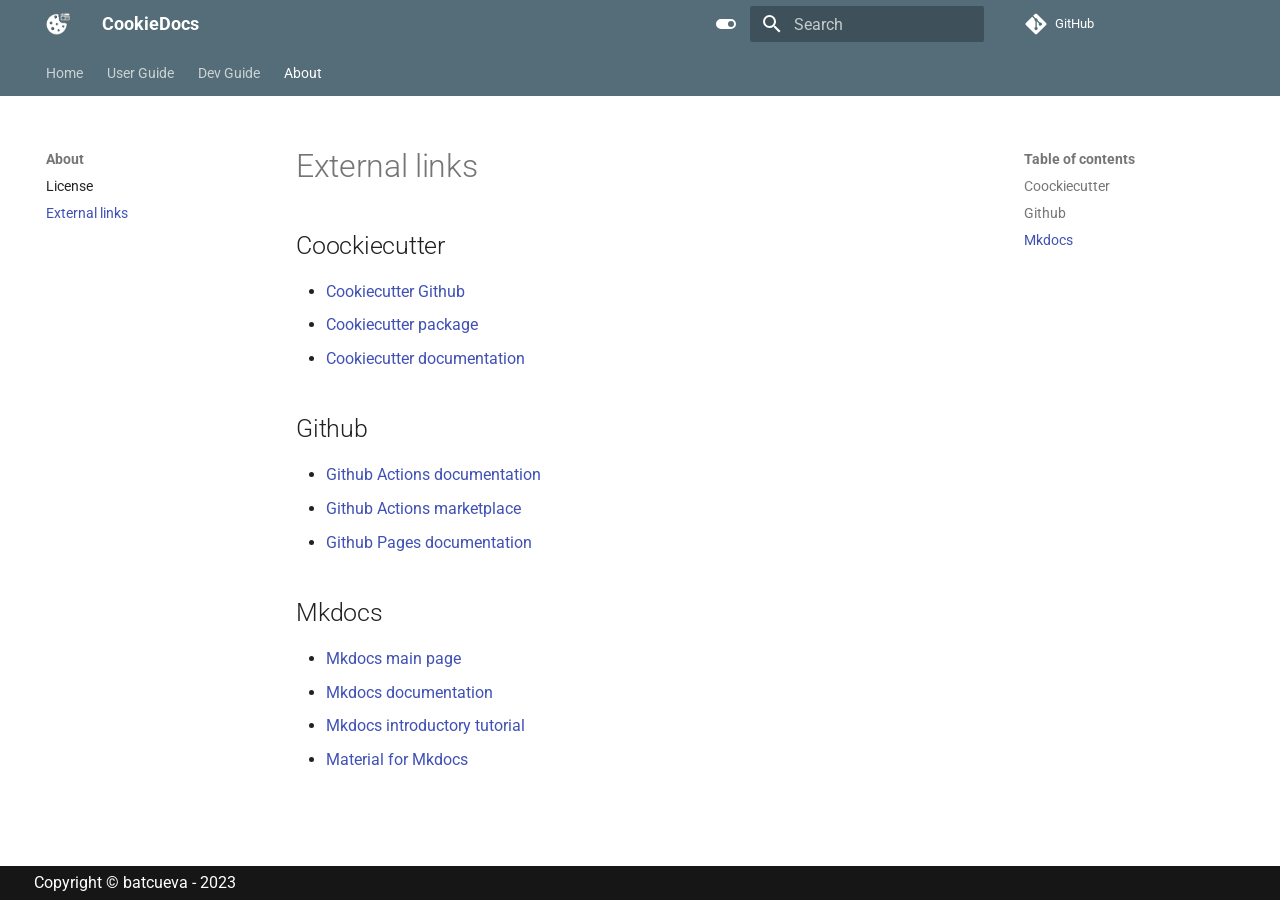
<file: about/external-links/index.html>
<!-- Elements added to main will be displayed on all pages -->

<!doctype html>
<html lang="en" class="no-js">
  <head>
    
      <meta charset="utf-8">
      <meta name="viewport" content="width=device-width,initial-scale=1">
      
        <meta name="description" content="Create your documentation site in a few minutes">
      
      
      
      
        <link rel="prev" href="../license/">
      
      
      
      <link rel="icon" href="../../assets/images/favicon.svg">
      <meta name="generator" content="mkdocs-1.6.0, mkdocs-material-9.5.28">
    
    
      
        <title>External links - CookieDocs</title>
      
    
    
      <link rel="stylesheet" href="../../assets/stylesheets/main.6543a935.min.css">
      
        
        <link rel="stylesheet" href="../../assets/stylesheets/palette.06af60db.min.css">
      
      


    
    
      
    
    
      
        
        
        <link rel="preconnect" href="https://fonts.gstatic.com" crossorigin>
        <link rel="stylesheet" href="https://fonts.googleapis.com/css?family=Roboto:300,300i,400,400i,700,700i%7CRoboto+Mono:400,400i,700,700i&display=fallback">
        <style>:root{--md-text-font:"Roboto";--md-code-font:"Roboto Mono"}</style>
      
    
    
      <link rel="stylesheet" href="../../assets/stylesheets/extra.css">
    
    <script>__md_scope=new URL("../..",location),__md_hash=e=>[...e].reduce((e,_)=>(e<<5)-e+_.charCodeAt(0),0),__md_get=(e,_=localStorage,t=__md_scope)=>JSON.parse(_.getItem(t.pathname+"."+e)),__md_set=(e,_,t=localStorage,a=__md_scope)=>{try{t.setItem(a.pathname+"."+e,JSON.stringify(_))}catch(e){}}</script>
    
      

    
    
    
  </head>
  
  
    
    
      
    
    
    
    
    <body dir="ltr" data-md-color-scheme="default" data-md-color-primary="blue-grey" data-md-color-accent="teal">
  
    
    <input class="md-toggle" data-md-toggle="drawer" type="checkbox" id="__drawer" autocomplete="off">
    <input class="md-toggle" data-md-toggle="search" type="checkbox" id="__search" autocomplete="off">
    <label class="md-overlay" for="__drawer"></label>
    <div data-md-component="skip">
      
        
        <a href="#external-links" class="md-skip">
          Skip to content
        </a>
      
    </div>
    <div data-md-component="announce">
      
    </div>
    
    
      

<header class="md-header" data-md-component="header">
  <nav class="md-header__inner md-grid" aria-label="Header">
    <a href="../.." title="CookieDocs" class="md-header__button md-logo" aria-label="CookieDocs" data-md-component="logo">
      
  <img src="../../assets/images/favicon.svg" alt="logo">

    </a>
    <label class="md-header__button md-icon" for="__drawer">
      
      <svg xmlns="http://www.w3.org/2000/svg" viewBox="0 0 24 24"><path d="M3 6h18v2H3V6m0 5h18v2H3v-2m0 5h18v2H3v-2Z"/></svg>
    </label>
    <div class="md-header__title" data-md-component="header-title">
      <div class="md-header__ellipsis">
        <div class="md-header__topic">
          <span class="md-ellipsis">
            CookieDocs
          </span>
        </div>
        <div class="md-header__topic" data-md-component="header-topic">
          <span class="md-ellipsis">
            
              External links
            
          </span>
        </div>
      </div>
    </div>
    
      
        <form class="md-header__option" data-md-component="palette">
  
    
    
    
    <input class="md-option" data-md-color-media="" data-md-color-scheme="default" data-md-color-primary="blue-grey" data-md-color-accent="teal"  aria-label="Switch to dark mode"  type="radio" name="__palette" id="__palette_0">
    
      <label class="md-header__button md-icon" title="Switch to dark mode" for="__palette_1" hidden>
        <svg xmlns="http://www.w3.org/2000/svg" viewBox="0 0 24 24"><path d="M17 7H7a5 5 0 0 0-5 5 5 5 0 0 0 5 5h10a5 5 0 0 0 5-5 5 5 0 0 0-5-5m0 8a3 3 0 0 1-3-3 3 3 0 0 1 3-3 3 3 0 0 1 3 3 3 3 0 0 1-3 3Z"/></svg>
      </label>
    
  
    
    
    
    <input class="md-option" data-md-color-media="" data-md-color-scheme="slate" data-md-color-primary="blue-grey" data-md-color-accent="teal"  aria-label="Switch to light mode"  type="radio" name="__palette" id="__palette_1">
    
      <label class="md-header__button md-icon" title="Switch to light mode" for="__palette_0" hidden>
        <svg xmlns="http://www.w3.org/2000/svg" viewBox="0 0 24 24"><path d="M17 6H7c-3.31 0-6 2.69-6 6s2.69 6 6 6h10c3.31 0 6-2.69 6-6s-2.69-6-6-6zm0 10H7c-2.21 0-4-1.79-4-4s1.79-4 4-4h10c2.21 0 4 1.79 4 4s-1.79 4-4 4zM7 9c-1.66 0-3 1.34-3 3s1.34 3 3 3 3-1.34 3-3-1.34-3-3-3z"/></svg>
      </label>
    
  
</form>
      
    
    
      <script>var media,input,key,value,palette=__md_get("__palette");if(palette&&palette.color){"(prefers-color-scheme)"===palette.color.media&&(media=matchMedia("(prefers-color-scheme: light)"),input=document.querySelector(media.matches?"[data-md-color-media='(prefers-color-scheme: light)']":"[data-md-color-media='(prefers-color-scheme: dark)']"),palette.color.media=input.getAttribute("data-md-color-media"),palette.color.scheme=input.getAttribute("data-md-color-scheme"),palette.color.primary=input.getAttribute("data-md-color-primary"),palette.color.accent=input.getAttribute("data-md-color-accent"));for([key,value]of Object.entries(palette.color))document.body.setAttribute("data-md-color-"+key,value)}</script>
    
    
    
      <label class="md-header__button md-icon" for="__search">
        
        <svg xmlns="http://www.w3.org/2000/svg" viewBox="0 0 24 24"><path d="M9.5 3A6.5 6.5 0 0 1 16 9.5c0 1.61-.59 3.09-1.56 4.23l.27.27h.79l5 5-1.5 1.5-5-5v-.79l-.27-.27A6.516 6.516 0 0 1 9.5 16 6.5 6.5 0 0 1 3 9.5 6.5 6.5 0 0 1 9.5 3m0 2C7 5 5 7 5 9.5S7 14 9.5 14 14 12 14 9.5 12 5 9.5 5Z"/></svg>
      </label>
      <div class="md-search" data-md-component="search" role="dialog">
  <label class="md-search__overlay" for="__search"></label>
  <div class="md-search__inner" role="search">
    <form class="md-search__form" name="search">
      <input type="text" class="md-search__input" name="query" aria-label="Search" placeholder="Search" autocapitalize="off" autocorrect="off" autocomplete="off" spellcheck="false" data-md-component="search-query" required>
      <label class="md-search__icon md-icon" for="__search">
        
        <svg xmlns="http://www.w3.org/2000/svg" viewBox="0 0 24 24"><path d="M9.5 3A6.5 6.5 0 0 1 16 9.5c0 1.61-.59 3.09-1.56 4.23l.27.27h.79l5 5-1.5 1.5-5-5v-.79l-.27-.27A6.516 6.516 0 0 1 9.5 16 6.5 6.5 0 0 1 3 9.5 6.5 6.5 0 0 1 9.5 3m0 2C7 5 5 7 5 9.5S7 14 9.5 14 14 12 14 9.5 12 5 9.5 5Z"/></svg>
        
        <svg xmlns="http://www.w3.org/2000/svg" viewBox="0 0 24 24"><path d="M20 11v2H8l5.5 5.5-1.42 1.42L4.16 12l7.92-7.92L13.5 5.5 8 11h12Z"/></svg>
      </label>
      <nav class="md-search__options" aria-label="Search">
        
        <button type="reset" class="md-search__icon md-icon" title="Clear" aria-label="Clear" tabindex="-1">
          
          <svg xmlns="http://www.w3.org/2000/svg" viewBox="0 0 24 24"><path d="M19 6.41 17.59 5 12 10.59 6.41 5 5 6.41 10.59 12 5 17.59 6.41 19 12 13.41 17.59 19 19 17.59 13.41 12 19 6.41Z"/></svg>
        </button>
      </nav>
      
        <div class="md-search__suggest" data-md-component="search-suggest"></div>
      
    </form>
    <div class="md-search__output">
      <div class="md-search__scrollwrap" tabindex="0" data-md-scrollfix>
        <div class="md-search-result" data-md-component="search-result">
          <div class="md-search-result__meta">
            Initializing search
          </div>
          <ol class="md-search-result__list" role="presentation"></ol>
        </div>
      </div>
    </div>
  </div>
</div>
    
    
      <div class="md-header__source">
        <a href="https://github.com/charlstown/cookie-site.git" title="Go to repository" class="md-source" data-md-component="source">
  <div class="md-source__icon md-icon">
    
    <svg xmlns="http://www.w3.org/2000/svg" viewBox="0 0 448 512"><!--! Font Awesome Free 6.5.2 by @fontawesome - https://fontawesome.com License - https://fontawesome.com/license/free (Icons: CC BY 4.0, Fonts: SIL OFL 1.1, Code: MIT License) Copyright 2024 Fonticons, Inc.--><path d="M439.55 236.05 244 40.45a28.87 28.87 0 0 0-40.81 0l-40.66 40.63 51.52 51.52c27.06-9.14 52.68 16.77 43.39 43.68l49.66 49.66c34.23-11.8 61.18 31 35.47 56.69-26.49 26.49-70.21-2.87-56-37.34L240.22 199v121.85c25.3 12.54 22.26 41.85 9.08 55a34.34 34.34 0 0 1-48.55 0c-17.57-17.6-11.07-46.91 11.25-56v-123c-20.8-8.51-24.6-30.74-18.64-45L142.57 101 8.45 235.14a28.86 28.86 0 0 0 0 40.81l195.61 195.6a28.86 28.86 0 0 0 40.8 0l194.69-194.69a28.86 28.86 0 0 0 0-40.81z"/></svg>
  </div>
  <div class="md-source__repository">
    GitHub
  </div>
</a>
      </div>
    
  </nav>
  
</header>
    
    <div class="md-container" data-md-component="container">
      
      
        
          
            
<nav class="md-tabs" aria-label="Tabs" data-md-component="tabs">
  <div class="md-grid">
    <ul class="md-tabs__list">
      
        
  
  
  
    <li class="md-tabs__item">
      <a href="../.." class="md-tabs__link">
        
  
    
  
  Home

      </a>
    </li>
  

      
        
  
  
  
    
    
      <li class="md-tabs__item">
        <a href="../../user-guide/getting-started/" class="md-tabs__link">
          
  
    
  
  User Guide

        </a>
      </li>
    
  

      
        
  
  
  
    
    
      <li class="md-tabs__item">
        <a href="../../dev-guide/contribute/" class="md-tabs__link">
          
  
    
  
  Dev Guide

        </a>
      </li>
    
  

      
        
  
  
    
  
  
    
    
      <li class="md-tabs__item md-tabs__item--active">
        <a href="../license/" class="md-tabs__link">
          
  
    
  
  About

        </a>
      </li>
    
  

      
    </ul>
  </div>
</nav>
          
        
      
      <main class="md-main" data-md-component="main">
        <div class="md-main__inner md-grid">
          
            
              
              <div class="md-sidebar md-sidebar--primary" data-md-component="sidebar" data-md-type="navigation" >
                <div class="md-sidebar__scrollwrap">
                  <div class="md-sidebar__inner">
                    


  


<nav class="md-nav md-nav--primary md-nav--lifted" aria-label="Navigation" data-md-level="0">
  <label class="md-nav__title" for="__drawer">
    <a href="../.." title="CookieDocs" class="md-nav__button md-logo" aria-label="CookieDocs" data-md-component="logo">
      
  <img src="../../assets/images/favicon.svg" alt="logo">

    </a>
    CookieDocs
  </label>
  
    <div class="md-nav__source">
      <a href="https://github.com/charlstown/cookie-site.git" title="Go to repository" class="md-source" data-md-component="source">
  <div class="md-source__icon md-icon">
    
    <svg xmlns="http://www.w3.org/2000/svg" viewBox="0 0 448 512"><!--! Font Awesome Free 6.5.2 by @fontawesome - https://fontawesome.com License - https://fontawesome.com/license/free (Icons: CC BY 4.0, Fonts: SIL OFL 1.1, Code: MIT License) Copyright 2024 Fonticons, Inc.--><path d="M439.55 236.05 244 40.45a28.87 28.87 0 0 0-40.81 0l-40.66 40.63 51.52 51.52c27.06-9.14 52.68 16.77 43.39 43.68l49.66 49.66c34.23-11.8 61.18 31 35.47 56.69-26.49 26.49-70.21-2.87-56-37.34L240.22 199v121.85c25.3 12.54 22.26 41.85 9.08 55a34.34 34.34 0 0 1-48.55 0c-17.57-17.6-11.07-46.91 11.25-56v-123c-20.8-8.51-24.6-30.74-18.64-45L142.57 101 8.45 235.14a28.86 28.86 0 0 0 0 40.81l195.61 195.6a28.86 28.86 0 0 0 40.8 0l194.69-194.69a28.86 28.86 0 0 0 0-40.81z"/></svg>
  </div>
  <div class="md-source__repository">
    GitHub
  </div>
</a>
    </div>
  
  <ul class="md-nav__list" data-md-scrollfix>
    
      
      
  
  
  
  
    <li class="md-nav__item">
      <a href="../.." class="md-nav__link">
        
  
  <span class="md-ellipsis">
    Home
  </span>
  

      </a>
    </li>
  

    
      
      
  
  
  
  
    
    
      
        
      
        
      
        
      
        
      
    
    
      
      
    
    
    <li class="md-nav__item md-nav__item--nested">
      
        
        
        <input class="md-nav__toggle md-toggle " type="checkbox" id="__nav_2" >
        
          
          <label class="md-nav__link" for="__nav_2" id="__nav_2_label" tabindex="0">
            
  
  <span class="md-ellipsis">
    User Guide
  </span>
  

            <span class="md-nav__icon md-icon"></span>
          </label>
        
        <nav class="md-nav" data-md-level="1" aria-labelledby="__nav_2_label" aria-expanded="false">
          <label class="md-nav__title" for="__nav_2">
            <span class="md-nav__icon md-icon"></span>
            User Guide
          </label>
          <ul class="md-nav__list" data-md-scrollfix>
            
              
                
  
  
  
  
    <li class="md-nav__item">
      <a href="../../user-guide/getting-started/" class="md-nav__link">
        
  
  <span class="md-ellipsis">
    Getting Started
  </span>
  

      </a>
    </li>
  

              
            
              
                
  
  
  
  
    <li class="md-nav__item">
      <a href="../../user-guide/set-up/" class="md-nav__link">
        
  
  <span class="md-ellipsis">
    Set Up
  </span>
  

      </a>
    </li>
  

              
            
              
                
  
  
  
  
    <li class="md-nav__item">
      <a href="../../user-guide/usage/" class="md-nav__link">
        
  
  <span class="md-ellipsis">
    Usage
  </span>
  

      </a>
    </li>
  

              
            
              
                
  
  
  
  
    <li class="md-nav__item">
      <a href="../../user-guide/help/" class="md-nav__link">
        
  
  <span class="md-ellipsis">
    Help wanted
  </span>
  

      </a>
    </li>
  

              
            
          </ul>
        </nav>
      
    </li>
  

    
      
      
  
  
  
  
    
    
      
        
      
        
      
    
    
      
      
    
    
    <li class="md-nav__item md-nav__item--nested">
      
        
        
        <input class="md-nav__toggle md-toggle " type="checkbox" id="__nav_3" >
        
          
          <label class="md-nav__link" for="__nav_3" id="__nav_3_label" tabindex="0">
            
  
  <span class="md-ellipsis">
    Dev Guide
  </span>
  

            <span class="md-nav__icon md-icon"></span>
          </label>
        
        <nav class="md-nav" data-md-level="1" aria-labelledby="__nav_3_label" aria-expanded="false">
          <label class="md-nav__title" for="__nav_3">
            <span class="md-nav__icon md-icon"></span>
            Dev Guide
          </label>
          <ul class="md-nav__list" data-md-scrollfix>
            
              
                
  
  
  
  
    <li class="md-nav__item">
      <a href="../../dev-guide/contribute/" class="md-nav__link">
        
  
  <span class="md-ellipsis">
    Contribute
  </span>
  

      </a>
    </li>
  

              
            
              
                
  
  
  
  
    <li class="md-nav__item">
      <a href="../../dev-guide/ci-cd/" class="md-nav__link">
        
  
  <span class="md-ellipsis">
    CI CD
  </span>
  

      </a>
    </li>
  

              
            
          </ul>
        </nav>
      
    </li>
  

    
      
      
  
  
    
  
  
  
    
    
      
        
      
        
      
    
    
      
        
        
      
      
    
    
    <li class="md-nav__item md-nav__item--active md-nav__item--section md-nav__item--nested">
      
        
        
        <input class="md-nav__toggle md-toggle " type="checkbox" id="__nav_4" checked>
        
          
          <label class="md-nav__link" for="__nav_4" id="__nav_4_label" tabindex="">
            
  
  <span class="md-ellipsis">
    About
  </span>
  

            <span class="md-nav__icon md-icon"></span>
          </label>
        
        <nav class="md-nav" data-md-level="1" aria-labelledby="__nav_4_label" aria-expanded="true">
          <label class="md-nav__title" for="__nav_4">
            <span class="md-nav__icon md-icon"></span>
            About
          </label>
          <ul class="md-nav__list" data-md-scrollfix>
            
              
                
  
  
  
  
    <li class="md-nav__item">
      <a href="../license/" class="md-nav__link">
        
  
  <span class="md-ellipsis">
    License
  </span>
  

      </a>
    </li>
  

              
            
              
                
  
  
    
  
  
  
    <li class="md-nav__item md-nav__item--active">
      
      <input class="md-nav__toggle md-toggle" type="checkbox" id="__toc">
      
      
        
      
      
        <label class="md-nav__link md-nav__link--active" for="__toc">
          
  
  <span class="md-ellipsis">
    External links
  </span>
  

          <span class="md-nav__icon md-icon"></span>
        </label>
      
      <a href="./" class="md-nav__link md-nav__link--active">
        
  
  <span class="md-ellipsis">
    External links
  </span>
  

      </a>
      
        

<nav class="md-nav md-nav--secondary" aria-label="Table of contents">
  
  
  
    
  
  
    <label class="md-nav__title" for="__toc">
      <span class="md-nav__icon md-icon"></span>
      Table of contents
    </label>
    <ul class="md-nav__list" data-md-component="toc" data-md-scrollfix>
      
        <li class="md-nav__item">
  <a href="#coockiecutter" class="md-nav__link">
    <span class="md-ellipsis">
      Coockiecutter
    </span>
  </a>
  
</li>
      
        <li class="md-nav__item">
  <a href="#github" class="md-nav__link">
    <span class="md-ellipsis">
      Github
    </span>
  </a>
  
</li>
      
        <li class="md-nav__item">
  <a href="#mkdocs" class="md-nav__link">
    <span class="md-ellipsis">
      Mkdocs
    </span>
  </a>
  
</li>
      
    </ul>
  
</nav>
      
    </li>
  

              
            
          </ul>
        </nav>
      
    </li>
  

    
  </ul>
</nav>
                  </div>
                </div>
              </div>
            
            
              
              <div class="md-sidebar md-sidebar--secondary" data-md-component="sidebar" data-md-type="toc" >
                <div class="md-sidebar__scrollwrap">
                  <div class="md-sidebar__inner">
                    

<nav class="md-nav md-nav--secondary" aria-label="Table of contents">
  
  
  
    
  
  
    <label class="md-nav__title" for="__toc">
      <span class="md-nav__icon md-icon"></span>
      Table of contents
    </label>
    <ul class="md-nav__list" data-md-component="toc" data-md-scrollfix>
      
        <li class="md-nav__item">
  <a href="#coockiecutter" class="md-nav__link">
    <span class="md-ellipsis">
      Coockiecutter
    </span>
  </a>
  
</li>
      
        <li class="md-nav__item">
  <a href="#github" class="md-nav__link">
    <span class="md-ellipsis">
      Github
    </span>
  </a>
  
</li>
      
        <li class="md-nav__item">
  <a href="#mkdocs" class="md-nav__link">
    <span class="md-ellipsis">
      Mkdocs
    </span>
  </a>
  
</li>
      
    </ul>
  
</nav>
                  </div>
                </div>
              </div>
            
          
          
            <div class="md-content" data-md-component="content">
              <article class="md-content__inner md-typeset">
                
                  

  
  


<h1 id="external-links">External links<a class="headerlink" href="#external-links" title="Permanent link">&para;</a></h1>
<h2 id="coockiecutter">Coockiecutter<a class="headerlink" href="#coockiecutter" title="Permanent link">&para;</a></h2>
<ul>
<li><a href="https://github.com/cookiecutter/cookiecutter">Cookiecutter Github</a></li>
<li><a href="https://pypi.org/project/cookiecutter/">Cookiecutter package</a></li>
<li><a href="https://cookiecutter.readthedocs.io/en/stable/">Cookiecutter documentation</a></li>
</ul>
<h2 id="github">Github<a class="headerlink" href="#github" title="Permanent link">&para;</a></h2>
<ul>
<li><a href="https://docs.github.com/es/actions">Github Actions documentation</a></li>
<li><a href="https://github.com/marketplace?type=actions">Github Actions marketplace</a></li>
<li><a href="https://docs.github.com/es/pages">Github Pages documentation</a></li>
</ul>
<h2 id="mkdocs">Mkdocs<a class="headerlink" href="#mkdocs" title="Permanent link">&para;</a></h2>
<ul>
<li><a href="https://www.mkdocs.org/">Mkdocs main page</a></li>
<li><a href="https://github.com/mkdocs/mkdocs/blob/master/docs/index.md">Mkdocs documentation</a></li>
<li><a href="https://github.com/mkdocs/mkdocs/blob/master/docs/getting-started.md">Mkdocs introductory tutorial</a></li>
<li><a href="https://squidfunk.github.io/mkdocs-material/">Material for Mkdocs</a></li>
</ul>
<p></br></p>












                
              </article>
            </div>
          
          
  <script>var tabs=__md_get("__tabs");if(Array.isArray(tabs))e:for(var set of document.querySelectorAll(".tabbed-set")){var tab,labels=set.querySelector(".tabbed-labels");for(tab of tabs)for(var label of labels.getElementsByTagName("label"))if(label.innerText.trim()===tab){var input=document.getElementById(label.htmlFor);input.checked=!0;continue e}}</script>

<script>var target=document.getElementById(location.hash.slice(1));target&&target.name&&(target.checked=target.name.startsWith("__tabbed_"))</script>
        </div>
        
          <button type="button" class="md-top md-icon" data-md-component="top" hidden>
  
  <svg xmlns="http://www.w3.org/2000/svg" viewBox="0 0 24 24"><path d="M13 20h-2V8l-5.5 5.5-1.42-1.42L12 4.16l7.92 7.92-1.42 1.42L13 8v12Z"/></svg>
  Back to top
</button>
        
      </main>
      
<footer class="md-footer">
    <div class="md-footer-meta md-typeset">
        <div class="md-footer-meta__inner md-grid">
            <!-- Copyright and theme information -->
            <div class="md-footer-copyright">
                
                <div class="md-footer-copyright__highlight">
                    Copyright &copy; batcueva - 2023
                </div>
                
            </div>
            
            <div class="md-social">
  
</div>
            
        </div>
    </div>
</footer>

    </div>
    <div class="md-dialog" data-md-component="dialog">
      <div class="md-dialog__inner md-typeset"></div>
    </div>
    
    
    <script id="__config" type="application/json">{"base": "../..", "features": ["navigation.path", "navigation.tracking", "navigation.tabs", "navigation.tabs", "navigation.footer", "navigation.top", "search.suggest", "search.highlight", "content.code.copy", "content.tabs.link", "navigation.indexes"], "search": "../../assets/javascripts/workers/search.b8dbb3d2.min.js", "translations": {"clipboard.copied": "Copied to clipboard", "clipboard.copy": "Copy to clipboard", "search.result.more.one": "1 more on this page", "search.result.more.other": "# more on this page", "search.result.none": "No matching documents", "search.result.one": "1 matching document", "search.result.other": "# matching documents", "search.result.placeholder": "Type to start searching", "search.result.term.missing": "Missing", "select.version": "Select version"}}</script>
    
    
      <script src="../../assets/javascripts/bundle.fe8b6f2b.min.js"></script>
      
        <script src="../../assets/javascripts/extra.js"></script>
      
    
  </body>
</html>
</file>
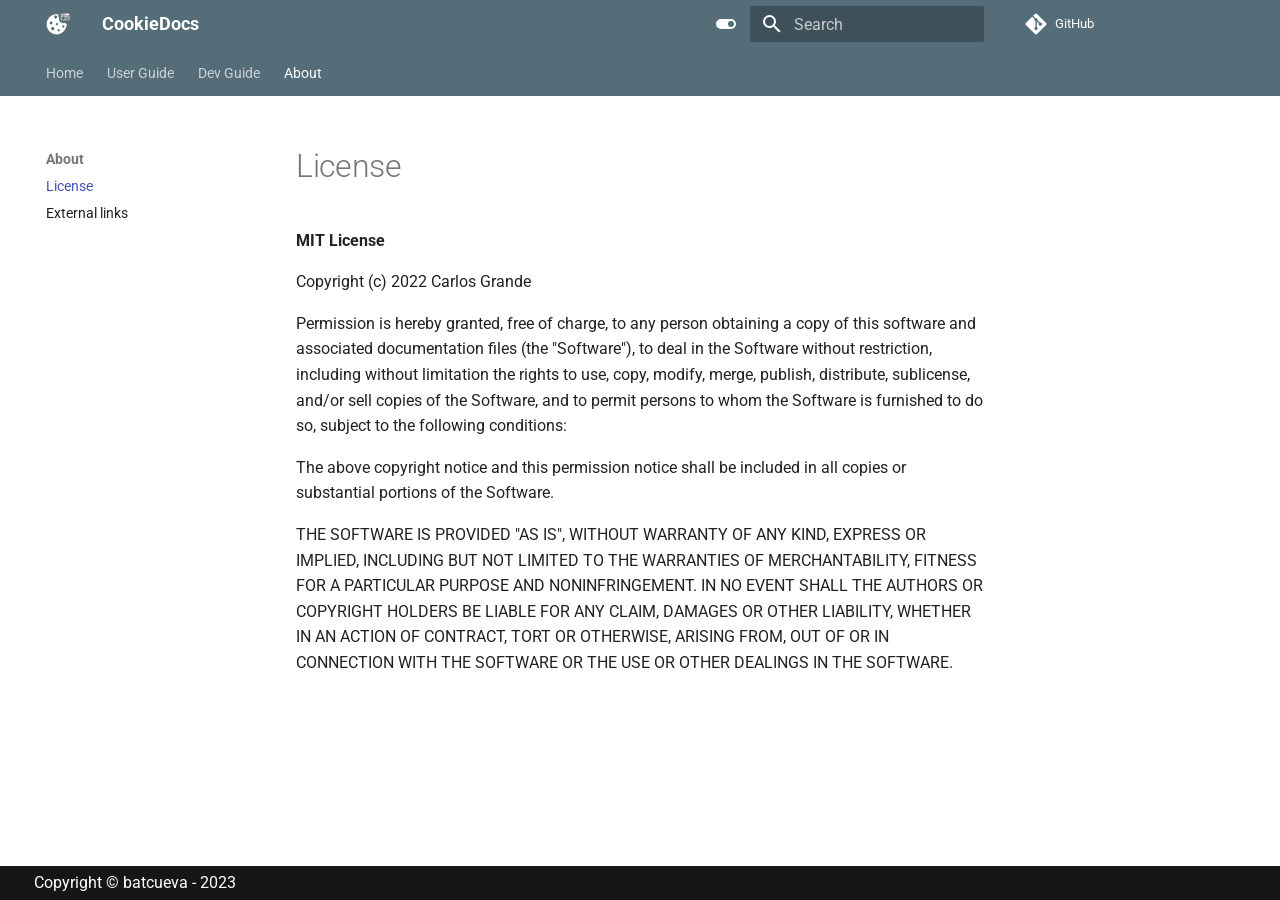
<file: about/license/index.html>
<!-- Elements added to main will be displayed on all pages -->

<!doctype html>
<html lang="en" class="no-js">
  <head>
    
      <meta charset="utf-8">
      <meta name="viewport" content="width=device-width,initial-scale=1">
      
        <meta name="description" content="Create your documentation site in a few minutes">
      
      
      
      
        <link rel="prev" href="../../dev-guide/ci-cd/">
      
      
        <link rel="next" href="../external-links/">
      
      
      <link rel="icon" href="../../assets/images/favicon.svg">
      <meta name="generator" content="mkdocs-1.6.0, mkdocs-material-9.5.28">
    
    
      
        <title>License - CookieDocs</title>
      
    
    
      <link rel="stylesheet" href="../../assets/stylesheets/main.6543a935.min.css">
      
        
        <link rel="stylesheet" href="../../assets/stylesheets/palette.06af60db.min.css">
      
      


    
    
      
    
    
      
        
        
        <link rel="preconnect" href="https://fonts.gstatic.com" crossorigin>
        <link rel="stylesheet" href="https://fonts.googleapis.com/css?family=Roboto:300,300i,400,400i,700,700i%7CRoboto+Mono:400,400i,700,700i&display=fallback">
        <style>:root{--md-text-font:"Roboto";--md-code-font:"Roboto Mono"}</style>
      
    
    
      <link rel="stylesheet" href="../../assets/stylesheets/extra.css">
    
    <script>__md_scope=new URL("../..",location),__md_hash=e=>[...e].reduce((e,_)=>(e<<5)-e+_.charCodeAt(0),0),__md_get=(e,_=localStorage,t=__md_scope)=>JSON.parse(_.getItem(t.pathname+"."+e)),__md_set=(e,_,t=localStorage,a=__md_scope)=>{try{t.setItem(a.pathname+"."+e,JSON.stringify(_))}catch(e){}}</script>
    
      

    
    
    
  </head>
  
  
    
    
      
    
    
    
    
    <body dir="ltr" data-md-color-scheme="default" data-md-color-primary="blue-grey" data-md-color-accent="teal">
  
    
    <input class="md-toggle" data-md-toggle="drawer" type="checkbox" id="__drawer" autocomplete="off">
    <input class="md-toggle" data-md-toggle="search" type="checkbox" id="__search" autocomplete="off">
    <label class="md-overlay" for="__drawer"></label>
    <div data-md-component="skip">
      
        
        <a href="#license" class="md-skip">
          Skip to content
        </a>
      
    </div>
    <div data-md-component="announce">
      
    </div>
    
    
      

<header class="md-header" data-md-component="header">
  <nav class="md-header__inner md-grid" aria-label="Header">
    <a href="../.." title="CookieDocs" class="md-header__button md-logo" aria-label="CookieDocs" data-md-component="logo">
      
  <img src="../../assets/images/favicon.svg" alt="logo">

    </a>
    <label class="md-header__button md-icon" for="__drawer">
      
      <svg xmlns="http://www.w3.org/2000/svg" viewBox="0 0 24 24"><path d="M3 6h18v2H3V6m0 5h18v2H3v-2m0 5h18v2H3v-2Z"/></svg>
    </label>
    <div class="md-header__title" data-md-component="header-title">
      <div class="md-header__ellipsis">
        <div class="md-header__topic">
          <span class="md-ellipsis">
            CookieDocs
          </span>
        </div>
        <div class="md-header__topic" data-md-component="header-topic">
          <span class="md-ellipsis">
            
              License
            
          </span>
        </div>
      </div>
    </div>
    
      
        <form class="md-header__option" data-md-component="palette">
  
    
    
    
    <input class="md-option" data-md-color-media="" data-md-color-scheme="default" data-md-color-primary="blue-grey" data-md-color-accent="teal"  aria-label="Switch to dark mode"  type="radio" name="__palette" id="__palette_0">
    
      <label class="md-header__button md-icon" title="Switch to dark mode" for="__palette_1" hidden>
        <svg xmlns="http://www.w3.org/2000/svg" viewBox="0 0 24 24"><path d="M17 7H7a5 5 0 0 0-5 5 5 5 0 0 0 5 5h10a5 5 0 0 0 5-5 5 5 0 0 0-5-5m0 8a3 3 0 0 1-3-3 3 3 0 0 1 3-3 3 3 0 0 1 3 3 3 3 0 0 1-3 3Z"/></svg>
      </label>
    
  
    
    
    
    <input class="md-option" data-md-color-media="" data-md-color-scheme="slate" data-md-color-primary="blue-grey" data-md-color-accent="teal"  aria-label="Switch to light mode"  type="radio" name="__palette" id="__palette_1">
    
      <label class="md-header__button md-icon" title="Switch to light mode" for="__palette_0" hidden>
        <svg xmlns="http://www.w3.org/2000/svg" viewBox="0 0 24 24"><path d="M17 6H7c-3.31 0-6 2.69-6 6s2.69 6 6 6h10c3.31 0 6-2.69 6-6s-2.69-6-6-6zm0 10H7c-2.21 0-4-1.79-4-4s1.79-4 4-4h10c2.21 0 4 1.79 4 4s-1.79 4-4 4zM7 9c-1.66 0-3 1.34-3 3s1.34 3 3 3 3-1.34 3-3-1.34-3-3-3z"/></svg>
      </label>
    
  
</form>
      
    
    
      <script>var media,input,key,value,palette=__md_get("__palette");if(palette&&palette.color){"(prefers-color-scheme)"===palette.color.media&&(media=matchMedia("(prefers-color-scheme: light)"),input=document.querySelector(media.matches?"[data-md-color-media='(prefers-color-scheme: light)']":"[data-md-color-media='(prefers-color-scheme: dark)']"),palette.color.media=input.getAttribute("data-md-color-media"),palette.color.scheme=input.getAttribute("data-md-color-scheme"),palette.color.primary=input.getAttribute("data-md-color-primary"),palette.color.accent=input.getAttribute("data-md-color-accent"));for([key,value]of Object.entries(palette.color))document.body.setAttribute("data-md-color-"+key,value)}</script>
    
    
    
      <label class="md-header__button md-icon" for="__search">
        
        <svg xmlns="http://www.w3.org/2000/svg" viewBox="0 0 24 24"><path d="M9.5 3A6.5 6.5 0 0 1 16 9.5c0 1.61-.59 3.09-1.56 4.23l.27.27h.79l5 5-1.5 1.5-5-5v-.79l-.27-.27A6.516 6.516 0 0 1 9.5 16 6.5 6.5 0 0 1 3 9.5 6.5 6.5 0 0 1 9.5 3m0 2C7 5 5 7 5 9.5S7 14 9.5 14 14 12 14 9.5 12 5 9.5 5Z"/></svg>
      </label>
      <div class="md-search" data-md-component="search" role="dialog">
  <label class="md-search__overlay" for="__search"></label>
  <div class="md-search__inner" role="search">
    <form class="md-search__form" name="search">
      <input type="text" class="md-search__input" name="query" aria-label="Search" placeholder="Search" autocapitalize="off" autocorrect="off" autocomplete="off" spellcheck="false" data-md-component="search-query" required>
      <label class="md-search__icon md-icon" for="__search">
        
        <svg xmlns="http://www.w3.org/2000/svg" viewBox="0 0 24 24"><path d="M9.5 3A6.5 6.5 0 0 1 16 9.5c0 1.61-.59 3.09-1.56 4.23l.27.27h.79l5 5-1.5 1.5-5-5v-.79l-.27-.27A6.516 6.516 0 0 1 9.5 16 6.5 6.5 0 0 1 3 9.5 6.5 6.5 0 0 1 9.5 3m0 2C7 5 5 7 5 9.5S7 14 9.5 14 14 12 14 9.5 12 5 9.5 5Z"/></svg>
        
        <svg xmlns="http://www.w3.org/2000/svg" viewBox="0 0 24 24"><path d="M20 11v2H8l5.5 5.5-1.42 1.42L4.16 12l7.92-7.92L13.5 5.5 8 11h12Z"/></svg>
      </label>
      <nav class="md-search__options" aria-label="Search">
        
        <button type="reset" class="md-search__icon md-icon" title="Clear" aria-label="Clear" tabindex="-1">
          
          <svg xmlns="http://www.w3.org/2000/svg" viewBox="0 0 24 24"><path d="M19 6.41 17.59 5 12 10.59 6.41 5 5 6.41 10.59 12 5 17.59 6.41 19 12 13.41 17.59 19 19 17.59 13.41 12 19 6.41Z"/></svg>
        </button>
      </nav>
      
        <div class="md-search__suggest" data-md-component="search-suggest"></div>
      
    </form>
    <div class="md-search__output">
      <div class="md-search__scrollwrap" tabindex="0" data-md-scrollfix>
        <div class="md-search-result" data-md-component="search-result">
          <div class="md-search-result__meta">
            Initializing search
          </div>
          <ol class="md-search-result__list" role="presentation"></ol>
        </div>
      </div>
    </div>
  </div>
</div>
    
    
      <div class="md-header__source">
        <a href="https://github.com/charlstown/cookie-site.git" title="Go to repository" class="md-source" data-md-component="source">
  <div class="md-source__icon md-icon">
    
    <svg xmlns="http://www.w3.org/2000/svg" viewBox="0 0 448 512"><!--! Font Awesome Free 6.5.2 by @fontawesome - https://fontawesome.com License - https://fontawesome.com/license/free (Icons: CC BY 4.0, Fonts: SIL OFL 1.1, Code: MIT License) Copyright 2024 Fonticons, Inc.--><path d="M439.55 236.05 244 40.45a28.87 28.87 0 0 0-40.81 0l-40.66 40.63 51.52 51.52c27.06-9.14 52.68 16.77 43.39 43.68l49.66 49.66c34.23-11.8 61.18 31 35.47 56.69-26.49 26.49-70.21-2.87-56-37.34L240.22 199v121.85c25.3 12.54 22.26 41.85 9.08 55a34.34 34.34 0 0 1-48.55 0c-17.57-17.6-11.07-46.91 11.25-56v-123c-20.8-8.51-24.6-30.74-18.64-45L142.57 101 8.45 235.14a28.86 28.86 0 0 0 0 40.81l195.61 195.6a28.86 28.86 0 0 0 40.8 0l194.69-194.69a28.86 28.86 0 0 0 0-40.81z"/></svg>
  </div>
  <div class="md-source__repository">
    GitHub
  </div>
</a>
      </div>
    
  </nav>
  
</header>
    
    <div class="md-container" data-md-component="container">
      
      
        
          
            
<nav class="md-tabs" aria-label="Tabs" data-md-component="tabs">
  <div class="md-grid">
    <ul class="md-tabs__list">
      
        
  
  
  
    <li class="md-tabs__item">
      <a href="../.." class="md-tabs__link">
        
  
    
  
  Home

      </a>
    </li>
  

      
        
  
  
  
    
    
      <li class="md-tabs__item">
        <a href="../../user-guide/getting-started/" class="md-tabs__link">
          
  
    
  
  User Guide

        </a>
      </li>
    
  

      
        
  
  
  
    
    
      <li class="md-tabs__item">
        <a href="../../dev-guide/contribute/" class="md-tabs__link">
          
  
    
  
  Dev Guide

        </a>
      </li>
    
  

      
        
  
  
    
  
  
    
    
      <li class="md-tabs__item md-tabs__item--active">
        <a href="./" class="md-tabs__link">
          
  
    
  
  About

        </a>
      </li>
    
  

      
    </ul>
  </div>
</nav>
          
        
      
      <main class="md-main" data-md-component="main">
        <div class="md-main__inner md-grid">
          
            
              
              <div class="md-sidebar md-sidebar--primary" data-md-component="sidebar" data-md-type="navigation" >
                <div class="md-sidebar__scrollwrap">
                  <div class="md-sidebar__inner">
                    


  


<nav class="md-nav md-nav--primary md-nav--lifted" aria-label="Navigation" data-md-level="0">
  <label class="md-nav__title" for="__drawer">
    <a href="../.." title="CookieDocs" class="md-nav__button md-logo" aria-label="CookieDocs" data-md-component="logo">
      
  <img src="../../assets/images/favicon.svg" alt="logo">

    </a>
    CookieDocs
  </label>
  
    <div class="md-nav__source">
      <a href="https://github.com/charlstown/cookie-site.git" title="Go to repository" class="md-source" data-md-component="source">
  <div class="md-source__icon md-icon">
    
    <svg xmlns="http://www.w3.org/2000/svg" viewBox="0 0 448 512"><!--! Font Awesome Free 6.5.2 by @fontawesome - https://fontawesome.com License - https://fontawesome.com/license/free (Icons: CC BY 4.0, Fonts: SIL OFL 1.1, Code: MIT License) Copyright 2024 Fonticons, Inc.--><path d="M439.55 236.05 244 40.45a28.87 28.87 0 0 0-40.81 0l-40.66 40.63 51.52 51.52c27.06-9.14 52.68 16.77 43.39 43.68l49.66 49.66c34.23-11.8 61.18 31 35.47 56.69-26.49 26.49-70.21-2.87-56-37.34L240.22 199v121.85c25.3 12.54 22.26 41.85 9.08 55a34.34 34.34 0 0 1-48.55 0c-17.57-17.6-11.07-46.91 11.25-56v-123c-20.8-8.51-24.6-30.74-18.64-45L142.57 101 8.45 235.14a28.86 28.86 0 0 0 0 40.81l195.61 195.6a28.86 28.86 0 0 0 40.8 0l194.69-194.69a28.86 28.86 0 0 0 0-40.81z"/></svg>
  </div>
  <div class="md-source__repository">
    GitHub
  </div>
</a>
    </div>
  
  <ul class="md-nav__list" data-md-scrollfix>
    
      
      
  
  
  
  
    <li class="md-nav__item">
      <a href="../.." class="md-nav__link">
        
  
  <span class="md-ellipsis">
    Home
  </span>
  

      </a>
    </li>
  

    
      
      
  
  
  
  
    
    
      
        
      
        
      
        
      
        
      
    
    
      
      
    
    
    <li class="md-nav__item md-nav__item--nested">
      
        
        
        <input class="md-nav__toggle md-toggle " type="checkbox" id="__nav_2" >
        
          
          <label class="md-nav__link" for="__nav_2" id="__nav_2_label" tabindex="0">
            
  
  <span class="md-ellipsis">
    User Guide
  </span>
  

            <span class="md-nav__icon md-icon"></span>
          </label>
        
        <nav class="md-nav" data-md-level="1" aria-labelledby="__nav_2_label" aria-expanded="false">
          <label class="md-nav__title" for="__nav_2">
            <span class="md-nav__icon md-icon"></span>
            User Guide
          </label>
          <ul class="md-nav__list" data-md-scrollfix>
            
              
                
  
  
  
  
    <li class="md-nav__item">
      <a href="../../user-guide/getting-started/" class="md-nav__link">
        
  
  <span class="md-ellipsis">
    Getting Started
  </span>
  

      </a>
    </li>
  

              
            
              
                
  
  
  
  
    <li class="md-nav__item">
      <a href="../../user-guide/set-up/" class="md-nav__link">
        
  
  <span class="md-ellipsis">
    Set Up
  </span>
  

      </a>
    </li>
  

              
            
              
                
  
  
  
  
    <li class="md-nav__item">
      <a href="../../user-guide/usage/" class="md-nav__link">
        
  
  <span class="md-ellipsis">
    Usage
  </span>
  

      </a>
    </li>
  

              
            
              
                
  
  
  
  
    <li class="md-nav__item">
      <a href="../../user-guide/help/" class="md-nav__link">
        
  
  <span class="md-ellipsis">
    Help wanted
  </span>
  

      </a>
    </li>
  

              
            
          </ul>
        </nav>
      
    </li>
  

    
      
      
  
  
  
  
    
    
      
        
      
        
      
    
    
      
      
    
    
    <li class="md-nav__item md-nav__item--nested">
      
        
        
        <input class="md-nav__toggle md-toggle " type="checkbox" id="__nav_3" >
        
          
          <label class="md-nav__link" for="__nav_3" id="__nav_3_label" tabindex="0">
            
  
  <span class="md-ellipsis">
    Dev Guide
  </span>
  

            <span class="md-nav__icon md-icon"></span>
          </label>
        
        <nav class="md-nav" data-md-level="1" aria-labelledby="__nav_3_label" aria-expanded="false">
          <label class="md-nav__title" for="__nav_3">
            <span class="md-nav__icon md-icon"></span>
            Dev Guide
          </label>
          <ul class="md-nav__list" data-md-scrollfix>
            
              
                
  
  
  
  
    <li class="md-nav__item">
      <a href="../../dev-guide/contribute/" class="md-nav__link">
        
  
  <span class="md-ellipsis">
    Contribute
  </span>
  

      </a>
    </li>
  

              
            
              
                
  
  
  
  
    <li class="md-nav__item">
      <a href="../../dev-guide/ci-cd/" class="md-nav__link">
        
  
  <span class="md-ellipsis">
    CI CD
  </span>
  

      </a>
    </li>
  

              
            
          </ul>
        </nav>
      
    </li>
  

    
      
      
  
  
    
  
  
  
    
    
      
        
      
        
      
    
    
      
        
        
      
      
    
    
    <li class="md-nav__item md-nav__item--active md-nav__item--section md-nav__item--nested">
      
        
        
        <input class="md-nav__toggle md-toggle " type="checkbox" id="__nav_4" checked>
        
          
          <label class="md-nav__link" for="__nav_4" id="__nav_4_label" tabindex="">
            
  
  <span class="md-ellipsis">
    About
  </span>
  

            <span class="md-nav__icon md-icon"></span>
          </label>
        
        <nav class="md-nav" data-md-level="1" aria-labelledby="__nav_4_label" aria-expanded="true">
          <label class="md-nav__title" for="__nav_4">
            <span class="md-nav__icon md-icon"></span>
            About
          </label>
          <ul class="md-nav__list" data-md-scrollfix>
            
              
                
  
  
    
  
  
  
    <li class="md-nav__item md-nav__item--active">
      
      <input class="md-nav__toggle md-toggle" type="checkbox" id="__toc">
      
      
        
      
      
      <a href="./" class="md-nav__link md-nav__link--active">
        
  
  <span class="md-ellipsis">
    License
  </span>
  

      </a>
      
    </li>
  

              
            
              
                
  
  
  
  
    <li class="md-nav__item">
      <a href="../external-links/" class="md-nav__link">
        
  
  <span class="md-ellipsis">
    External links
  </span>
  

      </a>
    </li>
  

              
            
          </ul>
        </nav>
      
    </li>
  

    
  </ul>
</nav>
                  </div>
                </div>
              </div>
            
            
              
              <div class="md-sidebar md-sidebar--secondary" data-md-component="sidebar" data-md-type="toc" >
                <div class="md-sidebar__scrollwrap">
                  <div class="md-sidebar__inner">
                    

<nav class="md-nav md-nav--secondary" aria-label="Table of contents">
  
  
  
    
  
  
</nav>
                  </div>
                </div>
              </div>
            
          
          
            <div class="md-content" data-md-component="content">
              <article class="md-content__inner md-typeset">
                
                  

  
  


<h1 id="license">License<a class="headerlink" href="#license" title="Permanent link">&para;</a></h1>
<p><strong>MIT License</strong></p>
<p>Copyright (c) 2022  Carlos Grande</p>
<p>Permission is hereby granted, free of charge, to any person obtaining
a copy of this software and associated documentation files (the
"Software"), to deal in the Software without restriction, including
without limitation the rights to use, copy, modify, merge, publish,
distribute, sublicense, and/or sell copies of the Software, and to
permit persons to whom the Software is furnished to do so, subject to
the following conditions:</p>
<p>The above copyright notice and this permission notice shall be
included in all copies or substantial portions of the Software.</p>
<p>THE SOFTWARE IS PROVIDED "AS IS", WITHOUT WARRANTY OF ANY KIND,
EXPRESS OR IMPLIED, INCLUDING BUT NOT LIMITED TO THE WARRANTIES OF
MERCHANTABILITY, FITNESS FOR A PARTICULAR PURPOSE AND
NONINFRINGEMENT. IN NO EVENT SHALL THE AUTHORS OR COPYRIGHT HOLDERS BE
LIABLE FOR ANY CLAIM, DAMAGES OR OTHER LIABILITY, WHETHER IN AN ACTION
OF CONTRACT, TORT OR OTHERWISE, ARISING FROM, OUT OF OR IN CONNECTION
WITH THE SOFTWARE OR THE USE OR OTHER DEALINGS IN THE SOFTWARE.</p>












                
              </article>
            </div>
          
          
  <script>var tabs=__md_get("__tabs");if(Array.isArray(tabs))e:for(var set of document.querySelectorAll(".tabbed-set")){var tab,labels=set.querySelector(".tabbed-labels");for(tab of tabs)for(var label of labels.getElementsByTagName("label"))if(label.innerText.trim()===tab){var input=document.getElementById(label.htmlFor);input.checked=!0;continue e}}</script>

<script>var target=document.getElementById(location.hash.slice(1));target&&target.name&&(target.checked=target.name.startsWith("__tabbed_"))</script>
        </div>
        
          <button type="button" class="md-top md-icon" data-md-component="top" hidden>
  
  <svg xmlns="http://www.w3.org/2000/svg" viewBox="0 0 24 24"><path d="M13 20h-2V8l-5.5 5.5-1.42-1.42L12 4.16l7.92 7.92-1.42 1.42L13 8v12Z"/></svg>
  Back to top
</button>
        
      </main>
      
<footer class="md-footer">
    <div class="md-footer-meta md-typeset">
        <div class="md-footer-meta__inner md-grid">
            <!-- Copyright and theme information -->
            <div class="md-footer-copyright">
                
                <div class="md-footer-copyright__highlight">
                    Copyright &copy; batcueva - 2023
                </div>
                
            </div>
            
            <div class="md-social">
  
</div>
            
        </div>
    </div>
</footer>

    </div>
    <div class="md-dialog" data-md-component="dialog">
      <div class="md-dialog__inner md-typeset"></div>
    </div>
    
    
    <script id="__config" type="application/json">{"base": "../..", "features": ["navigation.path", "navigation.tracking", "navigation.tabs", "navigation.tabs", "navigation.footer", "navigation.top", "search.suggest", "search.highlight", "content.code.copy", "content.tabs.link", "navigation.indexes"], "search": "../../assets/javascripts/workers/search.b8dbb3d2.min.js", "translations": {"clipboard.copied": "Copied to clipboard", "clipboard.copy": "Copy to clipboard", "search.result.more.one": "1 more on this page", "search.result.more.other": "# more on this page", "search.result.none": "No matching documents", "search.result.one": "1 matching document", "search.result.other": "# matching documents", "search.result.placeholder": "Type to start searching", "search.result.term.missing": "Missing", "select.version": "Select version"}}</script>
    
    
      <script src="../../assets/javascripts/bundle.fe8b6f2b.min.js"></script>
      
        <script src="../../assets/javascripts/extra.js"></script>
      
    
  </body>
</html>
</file>
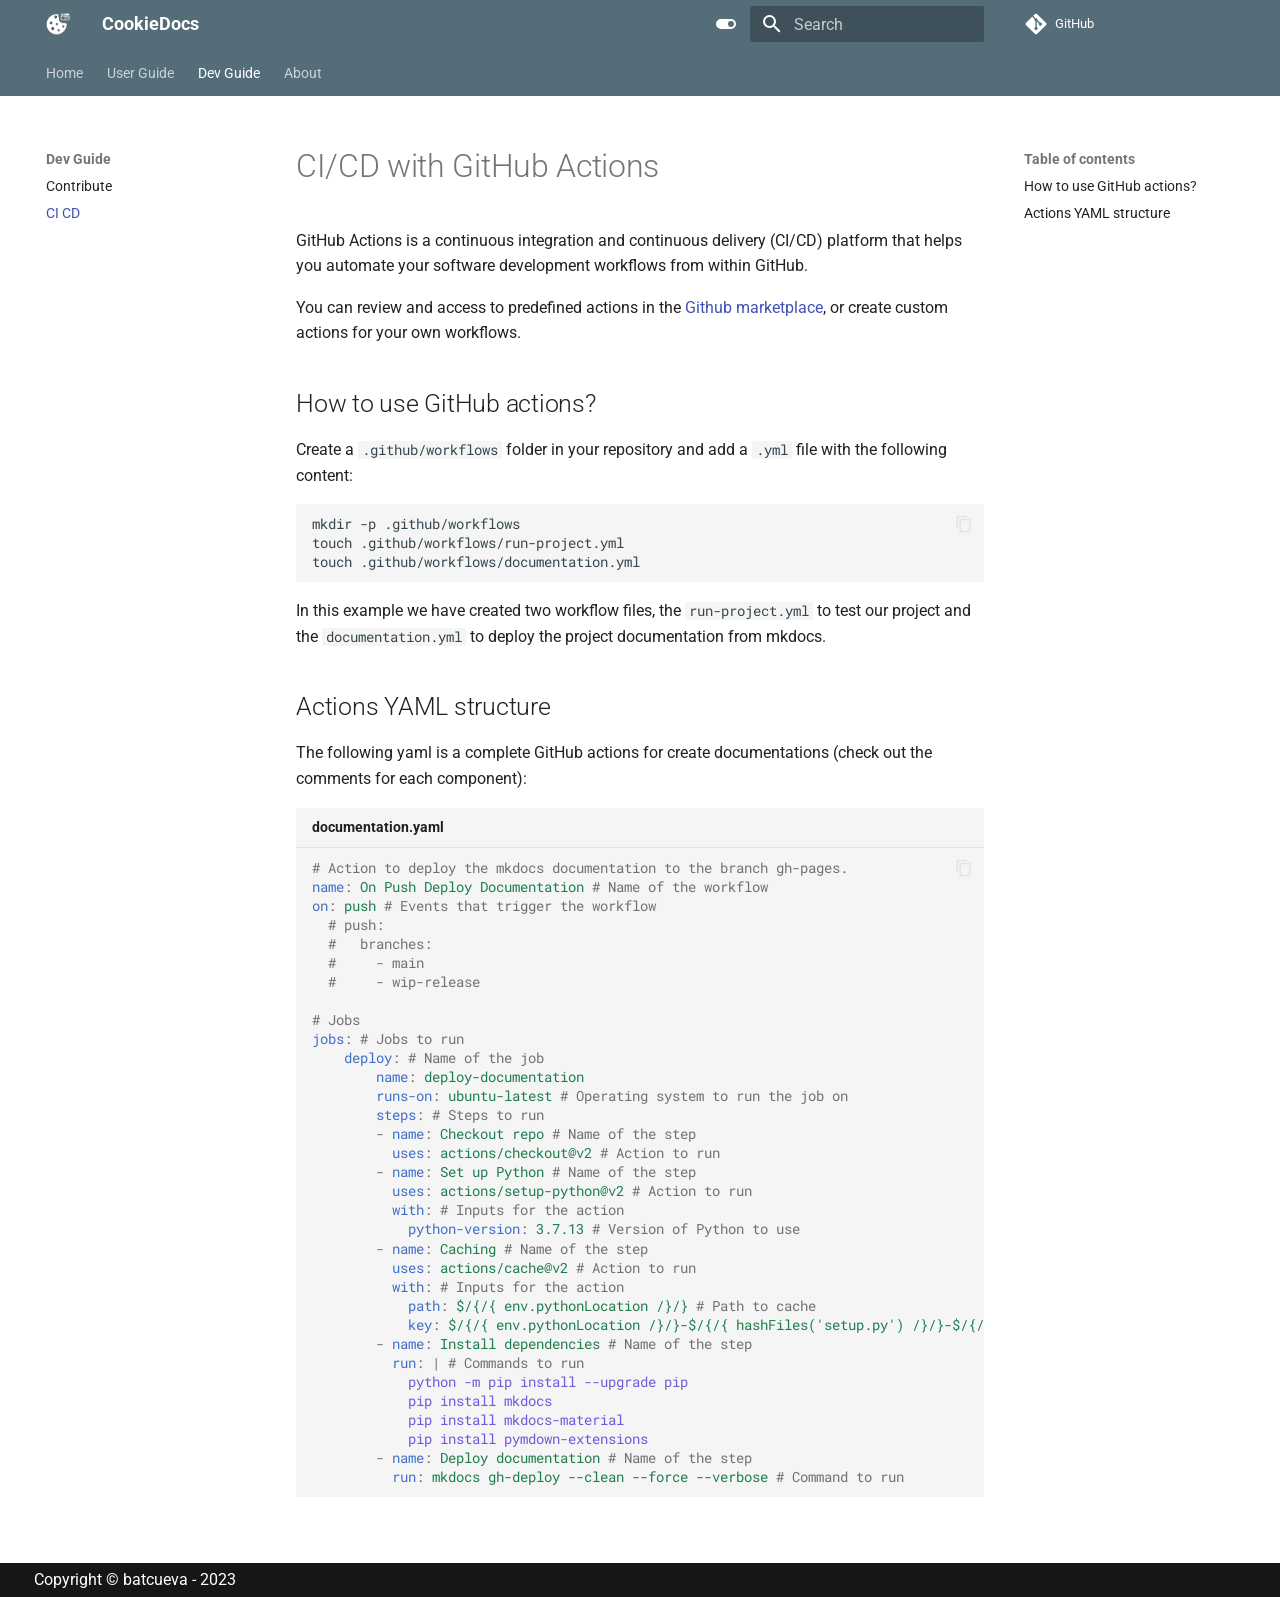
<file: dev-guide/ci-cd/index.html>
<!-- Elements added to main will be displayed on all pages -->

<!doctype html>
<html lang="en" class="no-js">
  <head>
    
      <meta charset="utf-8">
      <meta name="viewport" content="width=device-width,initial-scale=1">
      
        <meta name="description" content="Create your documentation site in a few minutes">
      
      
      
      
        <link rel="prev" href="../contribute/">
      
      
        <link rel="next" href="../../about/license/">
      
      
      <link rel="icon" href="../../assets/images/favicon.svg">
      <meta name="generator" content="mkdocs-1.6.0, mkdocs-material-9.5.28">
    
    
      
        <title>CI CD - CookieDocs</title>
      
    
    
      <link rel="stylesheet" href="../../assets/stylesheets/main.6543a935.min.css">
      
        
        <link rel="stylesheet" href="../../assets/stylesheets/palette.06af60db.min.css">
      
      


    
    
      
    
    
      
        
        
        <link rel="preconnect" href="https://fonts.gstatic.com" crossorigin>
        <link rel="stylesheet" href="https://fonts.googleapis.com/css?family=Roboto:300,300i,400,400i,700,700i%7CRoboto+Mono:400,400i,700,700i&display=fallback">
        <style>:root{--md-text-font:"Roboto";--md-code-font:"Roboto Mono"}</style>
      
    
    
      <link rel="stylesheet" href="../../assets/stylesheets/extra.css">
    
    <script>__md_scope=new URL("../..",location),__md_hash=e=>[...e].reduce((e,_)=>(e<<5)-e+_.charCodeAt(0),0),__md_get=(e,_=localStorage,t=__md_scope)=>JSON.parse(_.getItem(t.pathname+"."+e)),__md_set=(e,_,t=localStorage,a=__md_scope)=>{try{t.setItem(a.pathname+"."+e,JSON.stringify(_))}catch(e){}}</script>
    
      

    
    
    
  </head>
  
  
    
    
      
    
    
    
    
    <body dir="ltr" data-md-color-scheme="default" data-md-color-primary="blue-grey" data-md-color-accent="teal">
  
    
    <input class="md-toggle" data-md-toggle="drawer" type="checkbox" id="__drawer" autocomplete="off">
    <input class="md-toggle" data-md-toggle="search" type="checkbox" id="__search" autocomplete="off">
    <label class="md-overlay" for="__drawer"></label>
    <div data-md-component="skip">
      
        
        <a href="#cicd-with-github-actions" class="md-skip">
          Skip to content
        </a>
      
    </div>
    <div data-md-component="announce">
      
    </div>
    
    
      

<header class="md-header" data-md-component="header">
  <nav class="md-header__inner md-grid" aria-label="Header">
    <a href="../.." title="CookieDocs" class="md-header__button md-logo" aria-label="CookieDocs" data-md-component="logo">
      
  <img src="../../assets/images/favicon.svg" alt="logo">

    </a>
    <label class="md-header__button md-icon" for="__drawer">
      
      <svg xmlns="http://www.w3.org/2000/svg" viewBox="0 0 24 24"><path d="M3 6h18v2H3V6m0 5h18v2H3v-2m0 5h18v2H3v-2Z"/></svg>
    </label>
    <div class="md-header__title" data-md-component="header-title">
      <div class="md-header__ellipsis">
        <div class="md-header__topic">
          <span class="md-ellipsis">
            CookieDocs
          </span>
        </div>
        <div class="md-header__topic" data-md-component="header-topic">
          <span class="md-ellipsis">
            
              CI CD
            
          </span>
        </div>
      </div>
    </div>
    
      
        <form class="md-header__option" data-md-component="palette">
  
    
    
    
    <input class="md-option" data-md-color-media="" data-md-color-scheme="default" data-md-color-primary="blue-grey" data-md-color-accent="teal"  aria-label="Switch to dark mode"  type="radio" name="__palette" id="__palette_0">
    
      <label class="md-header__button md-icon" title="Switch to dark mode" for="__palette_1" hidden>
        <svg xmlns="http://www.w3.org/2000/svg" viewBox="0 0 24 24"><path d="M17 7H7a5 5 0 0 0-5 5 5 5 0 0 0 5 5h10a5 5 0 0 0 5-5 5 5 0 0 0-5-5m0 8a3 3 0 0 1-3-3 3 3 0 0 1 3-3 3 3 0 0 1 3 3 3 3 0 0 1-3 3Z"/></svg>
      </label>
    
  
    
    
    
    <input class="md-option" data-md-color-media="" data-md-color-scheme="slate" data-md-color-primary="blue-grey" data-md-color-accent="teal"  aria-label="Switch to light mode"  type="radio" name="__palette" id="__palette_1">
    
      <label class="md-header__button md-icon" title="Switch to light mode" for="__palette_0" hidden>
        <svg xmlns="http://www.w3.org/2000/svg" viewBox="0 0 24 24"><path d="M17 6H7c-3.31 0-6 2.69-6 6s2.69 6 6 6h10c3.31 0 6-2.69 6-6s-2.69-6-6-6zm0 10H7c-2.21 0-4-1.79-4-4s1.79-4 4-4h10c2.21 0 4 1.79 4 4s-1.79 4-4 4zM7 9c-1.66 0-3 1.34-3 3s1.34 3 3 3 3-1.34 3-3-1.34-3-3-3z"/></svg>
      </label>
    
  
</form>
      
    
    
      <script>var media,input,key,value,palette=__md_get("__palette");if(palette&&palette.color){"(prefers-color-scheme)"===palette.color.media&&(media=matchMedia("(prefers-color-scheme: light)"),input=document.querySelector(media.matches?"[data-md-color-media='(prefers-color-scheme: light)']":"[data-md-color-media='(prefers-color-scheme: dark)']"),palette.color.media=input.getAttribute("data-md-color-media"),palette.color.scheme=input.getAttribute("data-md-color-scheme"),palette.color.primary=input.getAttribute("data-md-color-primary"),palette.color.accent=input.getAttribute("data-md-color-accent"));for([key,value]of Object.entries(palette.color))document.body.setAttribute("data-md-color-"+key,value)}</script>
    
    
    
      <label class="md-header__button md-icon" for="__search">
        
        <svg xmlns="http://www.w3.org/2000/svg" viewBox="0 0 24 24"><path d="M9.5 3A6.5 6.5 0 0 1 16 9.5c0 1.61-.59 3.09-1.56 4.23l.27.27h.79l5 5-1.5 1.5-5-5v-.79l-.27-.27A6.516 6.516 0 0 1 9.5 16 6.5 6.5 0 0 1 3 9.5 6.5 6.5 0 0 1 9.5 3m0 2C7 5 5 7 5 9.5S7 14 9.5 14 14 12 14 9.5 12 5 9.5 5Z"/></svg>
      </label>
      <div class="md-search" data-md-component="search" role="dialog">
  <label class="md-search__overlay" for="__search"></label>
  <div class="md-search__inner" role="search">
    <form class="md-search__form" name="search">
      <input type="text" class="md-search__input" name="query" aria-label="Search" placeholder="Search" autocapitalize="off" autocorrect="off" autocomplete="off" spellcheck="false" data-md-component="search-query" required>
      <label class="md-search__icon md-icon" for="__search">
        
        <svg xmlns="http://www.w3.org/2000/svg" viewBox="0 0 24 24"><path d="M9.5 3A6.5 6.5 0 0 1 16 9.5c0 1.61-.59 3.09-1.56 4.23l.27.27h.79l5 5-1.5 1.5-5-5v-.79l-.27-.27A6.516 6.516 0 0 1 9.5 16 6.5 6.5 0 0 1 3 9.5 6.5 6.5 0 0 1 9.5 3m0 2C7 5 5 7 5 9.5S7 14 9.5 14 14 12 14 9.5 12 5 9.5 5Z"/></svg>
        
        <svg xmlns="http://www.w3.org/2000/svg" viewBox="0 0 24 24"><path d="M20 11v2H8l5.5 5.5-1.42 1.42L4.16 12l7.92-7.92L13.5 5.5 8 11h12Z"/></svg>
      </label>
      <nav class="md-search__options" aria-label="Search">
        
        <button type="reset" class="md-search__icon md-icon" title="Clear" aria-label="Clear" tabindex="-1">
          
          <svg xmlns="http://www.w3.org/2000/svg" viewBox="0 0 24 24"><path d="M19 6.41 17.59 5 12 10.59 6.41 5 5 6.41 10.59 12 5 17.59 6.41 19 12 13.41 17.59 19 19 17.59 13.41 12 19 6.41Z"/></svg>
        </button>
      </nav>
      
        <div class="md-search__suggest" data-md-component="search-suggest"></div>
      
    </form>
    <div class="md-search__output">
      <div class="md-search__scrollwrap" tabindex="0" data-md-scrollfix>
        <div class="md-search-result" data-md-component="search-result">
          <div class="md-search-result__meta">
            Initializing search
          </div>
          <ol class="md-search-result__list" role="presentation"></ol>
        </div>
      </div>
    </div>
  </div>
</div>
    
    
      <div class="md-header__source">
        <a href="https://github.com/charlstown/cookie-site.git" title="Go to repository" class="md-source" data-md-component="source">
  <div class="md-source__icon md-icon">
    
    <svg xmlns="http://www.w3.org/2000/svg" viewBox="0 0 448 512"><!--! Font Awesome Free 6.5.2 by @fontawesome - https://fontawesome.com License - https://fontawesome.com/license/free (Icons: CC BY 4.0, Fonts: SIL OFL 1.1, Code: MIT License) Copyright 2024 Fonticons, Inc.--><path d="M439.55 236.05 244 40.45a28.87 28.87 0 0 0-40.81 0l-40.66 40.63 51.52 51.52c27.06-9.14 52.68 16.77 43.39 43.68l49.66 49.66c34.23-11.8 61.18 31 35.47 56.69-26.49 26.49-70.21-2.87-56-37.34L240.22 199v121.85c25.3 12.54 22.26 41.85 9.08 55a34.34 34.34 0 0 1-48.55 0c-17.57-17.6-11.07-46.91 11.25-56v-123c-20.8-8.51-24.6-30.74-18.64-45L142.57 101 8.45 235.14a28.86 28.86 0 0 0 0 40.81l195.61 195.6a28.86 28.86 0 0 0 40.8 0l194.69-194.69a28.86 28.86 0 0 0 0-40.81z"/></svg>
  </div>
  <div class="md-source__repository">
    GitHub
  </div>
</a>
      </div>
    
  </nav>
  
</header>
    
    <div class="md-container" data-md-component="container">
      
      
        
          
            
<nav class="md-tabs" aria-label="Tabs" data-md-component="tabs">
  <div class="md-grid">
    <ul class="md-tabs__list">
      
        
  
  
  
    <li class="md-tabs__item">
      <a href="../.." class="md-tabs__link">
        
  
    
  
  Home

      </a>
    </li>
  

      
        
  
  
  
    
    
      <li class="md-tabs__item">
        <a href="../../user-guide/getting-started/" class="md-tabs__link">
          
  
    
  
  User Guide

        </a>
      </li>
    
  

      
        
  
  
    
  
  
    
    
      <li class="md-tabs__item md-tabs__item--active">
        <a href="../contribute/" class="md-tabs__link">
          
  
    
  
  Dev Guide

        </a>
      </li>
    
  

      
        
  
  
  
    
    
      <li class="md-tabs__item">
        <a href="../../about/license/" class="md-tabs__link">
          
  
    
  
  About

        </a>
      </li>
    
  

      
    </ul>
  </div>
</nav>
          
        
      
      <main class="md-main" data-md-component="main">
        <div class="md-main__inner md-grid">
          
            
              
              <div class="md-sidebar md-sidebar--primary" data-md-component="sidebar" data-md-type="navigation" >
                <div class="md-sidebar__scrollwrap">
                  <div class="md-sidebar__inner">
                    


  


<nav class="md-nav md-nav--primary md-nav--lifted" aria-label="Navigation" data-md-level="0">
  <label class="md-nav__title" for="__drawer">
    <a href="../.." title="CookieDocs" class="md-nav__button md-logo" aria-label="CookieDocs" data-md-component="logo">
      
  <img src="../../assets/images/favicon.svg" alt="logo">

    </a>
    CookieDocs
  </label>
  
    <div class="md-nav__source">
      <a href="https://github.com/charlstown/cookie-site.git" title="Go to repository" class="md-source" data-md-component="source">
  <div class="md-source__icon md-icon">
    
    <svg xmlns="http://www.w3.org/2000/svg" viewBox="0 0 448 512"><!--! Font Awesome Free 6.5.2 by @fontawesome - https://fontawesome.com License - https://fontawesome.com/license/free (Icons: CC BY 4.0, Fonts: SIL OFL 1.1, Code: MIT License) Copyright 2024 Fonticons, Inc.--><path d="M439.55 236.05 244 40.45a28.87 28.87 0 0 0-40.81 0l-40.66 40.63 51.52 51.52c27.06-9.14 52.68 16.77 43.39 43.68l49.66 49.66c34.23-11.8 61.18 31 35.47 56.69-26.49 26.49-70.21-2.87-56-37.34L240.22 199v121.85c25.3 12.54 22.26 41.85 9.08 55a34.34 34.34 0 0 1-48.55 0c-17.57-17.6-11.07-46.91 11.25-56v-123c-20.8-8.51-24.6-30.74-18.64-45L142.57 101 8.45 235.14a28.86 28.86 0 0 0 0 40.81l195.61 195.6a28.86 28.86 0 0 0 40.8 0l194.69-194.69a28.86 28.86 0 0 0 0-40.81z"/></svg>
  </div>
  <div class="md-source__repository">
    GitHub
  </div>
</a>
    </div>
  
  <ul class="md-nav__list" data-md-scrollfix>
    
      
      
  
  
  
  
    <li class="md-nav__item">
      <a href="../.." class="md-nav__link">
        
  
  <span class="md-ellipsis">
    Home
  </span>
  

      </a>
    </li>
  

    
      
      
  
  
  
  
    
    
      
        
      
        
      
        
      
        
      
    
    
      
      
    
    
    <li class="md-nav__item md-nav__item--nested">
      
        
        
        <input class="md-nav__toggle md-toggle " type="checkbox" id="__nav_2" >
        
          
          <label class="md-nav__link" for="__nav_2" id="__nav_2_label" tabindex="0">
            
  
  <span class="md-ellipsis">
    User Guide
  </span>
  

            <span class="md-nav__icon md-icon"></span>
          </label>
        
        <nav class="md-nav" data-md-level="1" aria-labelledby="__nav_2_label" aria-expanded="false">
          <label class="md-nav__title" for="__nav_2">
            <span class="md-nav__icon md-icon"></span>
            User Guide
          </label>
          <ul class="md-nav__list" data-md-scrollfix>
            
              
                
  
  
  
  
    <li class="md-nav__item">
      <a href="../../user-guide/getting-started/" class="md-nav__link">
        
  
  <span class="md-ellipsis">
    Getting Started
  </span>
  

      </a>
    </li>
  

              
            
              
                
  
  
  
  
    <li class="md-nav__item">
      <a href="../../user-guide/set-up/" class="md-nav__link">
        
  
  <span class="md-ellipsis">
    Set Up
  </span>
  

      </a>
    </li>
  

              
            
              
                
  
  
  
  
    <li class="md-nav__item">
      <a href="../../user-guide/usage/" class="md-nav__link">
        
  
  <span class="md-ellipsis">
    Usage
  </span>
  

      </a>
    </li>
  

              
            
              
                
  
  
  
  
    <li class="md-nav__item">
      <a href="../../user-guide/help/" class="md-nav__link">
        
  
  <span class="md-ellipsis">
    Help wanted
  </span>
  

      </a>
    </li>
  

              
            
          </ul>
        </nav>
      
    </li>
  

    
      
      
  
  
    
  
  
  
    
    
      
        
      
        
      
    
    
      
        
        
      
      
    
    
    <li class="md-nav__item md-nav__item--active md-nav__item--section md-nav__item--nested">
      
        
        
        <input class="md-nav__toggle md-toggle " type="checkbox" id="__nav_3" checked>
        
          
          <label class="md-nav__link" for="__nav_3" id="__nav_3_label" tabindex="">
            
  
  <span class="md-ellipsis">
    Dev Guide
  </span>
  

            <span class="md-nav__icon md-icon"></span>
          </label>
        
        <nav class="md-nav" data-md-level="1" aria-labelledby="__nav_3_label" aria-expanded="true">
          <label class="md-nav__title" for="__nav_3">
            <span class="md-nav__icon md-icon"></span>
            Dev Guide
          </label>
          <ul class="md-nav__list" data-md-scrollfix>
            
              
                
  
  
  
  
    <li class="md-nav__item">
      <a href="../contribute/" class="md-nav__link">
        
  
  <span class="md-ellipsis">
    Contribute
  </span>
  

      </a>
    </li>
  

              
            
              
                
  
  
    
  
  
  
    <li class="md-nav__item md-nav__item--active">
      
      <input class="md-nav__toggle md-toggle" type="checkbox" id="__toc">
      
      
        
      
      
        <label class="md-nav__link md-nav__link--active" for="__toc">
          
  
  <span class="md-ellipsis">
    CI CD
  </span>
  

          <span class="md-nav__icon md-icon"></span>
        </label>
      
      <a href="./" class="md-nav__link md-nav__link--active">
        
  
  <span class="md-ellipsis">
    CI CD
  </span>
  

      </a>
      
        

<nav class="md-nav md-nav--secondary" aria-label="Table of contents">
  
  
  
    
  
  
    <label class="md-nav__title" for="__toc">
      <span class="md-nav__icon md-icon"></span>
      Table of contents
    </label>
    <ul class="md-nav__list" data-md-component="toc" data-md-scrollfix>
      
        <li class="md-nav__item">
  <a href="#how-to-use-github-actions" class="md-nav__link">
    <span class="md-ellipsis">
      How to use GitHub actions?
    </span>
  </a>
  
</li>
      
        <li class="md-nav__item">
  <a href="#actions-yaml-structure" class="md-nav__link">
    <span class="md-ellipsis">
      Actions YAML structure
    </span>
  </a>
  
</li>
      
    </ul>
  
</nav>
      
    </li>
  

              
            
          </ul>
        </nav>
      
    </li>
  

    
      
      
  
  
  
  
    
    
      
        
      
        
      
    
    
      
      
    
    
    <li class="md-nav__item md-nav__item--nested">
      
        
        
        <input class="md-nav__toggle md-toggle " type="checkbox" id="__nav_4" >
        
          
          <label class="md-nav__link" for="__nav_4" id="__nav_4_label" tabindex="0">
            
  
  <span class="md-ellipsis">
    About
  </span>
  

            <span class="md-nav__icon md-icon"></span>
          </label>
        
        <nav class="md-nav" data-md-level="1" aria-labelledby="__nav_4_label" aria-expanded="false">
          <label class="md-nav__title" for="__nav_4">
            <span class="md-nav__icon md-icon"></span>
            About
          </label>
          <ul class="md-nav__list" data-md-scrollfix>
            
              
                
  
  
  
  
    <li class="md-nav__item">
      <a href="../../about/license/" class="md-nav__link">
        
  
  <span class="md-ellipsis">
    License
  </span>
  

      </a>
    </li>
  

              
            
              
                
  
  
  
  
    <li class="md-nav__item">
      <a href="../../about/external-links/" class="md-nav__link">
        
  
  <span class="md-ellipsis">
    External links
  </span>
  

      </a>
    </li>
  

              
            
          </ul>
        </nav>
      
    </li>
  

    
  </ul>
</nav>
                  </div>
                </div>
              </div>
            
            
              
              <div class="md-sidebar md-sidebar--secondary" data-md-component="sidebar" data-md-type="toc" >
                <div class="md-sidebar__scrollwrap">
                  <div class="md-sidebar__inner">
                    

<nav class="md-nav md-nav--secondary" aria-label="Table of contents">
  
  
  
    
  
  
    <label class="md-nav__title" for="__toc">
      <span class="md-nav__icon md-icon"></span>
      Table of contents
    </label>
    <ul class="md-nav__list" data-md-component="toc" data-md-scrollfix>
      
        <li class="md-nav__item">
  <a href="#how-to-use-github-actions" class="md-nav__link">
    <span class="md-ellipsis">
      How to use GitHub actions?
    </span>
  </a>
  
</li>
      
        <li class="md-nav__item">
  <a href="#actions-yaml-structure" class="md-nav__link">
    <span class="md-ellipsis">
      Actions YAML structure
    </span>
  </a>
  
</li>
      
    </ul>
  
</nav>
                  </div>
                </div>
              </div>
            
          
          
            <div class="md-content" data-md-component="content">
              <article class="md-content__inner md-typeset">
                
                  

  
  


<h1 id="cicd-with-github-actions">CI/CD with GitHub Actions<a class="headerlink" href="#cicd-with-github-actions" title="Permanent link">&para;</a></h1>
<p>GitHub Actions is a continuous integration and continuous delivery (CI/CD) platform that helps you automate your software development workflows from within GitHub.</p>
<p>You can review and access to predefined actions in the <a href="https://github.com/marketplace?category=&amp;query=&amp;type=actions">Github marketplace</a>, or create custom actions for your own workflows.</p>
<h2 id="how-to-use-github-actions">How to use GitHub actions?<a class="headerlink" href="#how-to-use-github-actions" title="Permanent link">&para;</a></h2>
<p>Create a <code>.github/workflows</code> folder in your repository and add a <code>.yml</code> file with the following content:</p>
<div class="highlight"><pre><span></span><code>mkdir<span class="w"> </span>-p<span class="w"> </span>.github/workflows
touch<span class="w"> </span>.github/workflows/run-project.yml
touch<span class="w"> </span>.github/workflows/documentation.yml
</code></pre></div>
<p>In this example we have created two workflow files, the <code>run-project.yml</code> to test our project and the <code>documentation.yml</code> to deploy the project documentation from mkdocs.</p>
<h2 id="actions-yaml-structure">Actions YAML structure<a class="headerlink" href="#actions-yaml-structure" title="Permanent link">&para;</a></h2>
<p>The following yaml is a complete GitHub actions for create documentations (check out the comments for each component):</p>
<div class="highlight"><span class="filename">documentation.yaml</span><pre><span></span><code><span class="c1"># Action to deploy the mkdocs documentation to the branch gh-pages.</span>
<span class="nt">name</span><span class="p">:</span><span class="w"> </span><span class="l l-Scalar l-Scalar-Plain">On Push Deploy Documentation</span><span class="w"> </span><span class="c1"># Name of the workflow</span>
<span class="nt">on</span><span class="p">:</span><span class="w"> </span><span class="l l-Scalar l-Scalar-Plain">push</span><span class="w"> </span><span class="c1"># Events that trigger the workflow</span>
<span class="w">  </span><span class="c1"># push:</span>
<span class="w">  </span><span class="c1">#   branches:</span>
<span class="w">  </span><span class="c1">#     - main</span>
<span class="w">  </span><span class="c1">#     - wip-release</span>

<span class="c1"># Jobs</span>
<span class="nt">jobs</span><span class="p">:</span><span class="w"> </span><span class="c1"># Jobs to run</span>
<span class="w">    </span><span class="nt">deploy</span><span class="p">:</span><span class="w"> </span><span class="c1"># Name of the job</span>
<span class="w">        </span><span class="nt">name</span><span class="p">:</span><span class="w"> </span><span class="l l-Scalar l-Scalar-Plain">deploy-documentation</span>
<span class="w">        </span><span class="nt">runs-on</span><span class="p">:</span><span class="w"> </span><span class="l l-Scalar l-Scalar-Plain">ubuntu-latest</span><span class="w"> </span><span class="c1"># Operating system to run the job on</span>
<span class="w">        </span><span class="nt">steps</span><span class="p">:</span><span class="w"> </span><span class="c1"># Steps to run</span>
<span class="w">        </span><span class="p p-Indicator">-</span><span class="w"> </span><span class="nt">name</span><span class="p">:</span><span class="w"> </span><span class="l l-Scalar l-Scalar-Plain">Checkout repo</span><span class="w"> </span><span class="c1"># Name of the step</span>
<span class="w">          </span><span class="nt">uses</span><span class="p">:</span><span class="w"> </span><span class="l l-Scalar l-Scalar-Plain">actions/checkout@v2</span><span class="w"> </span><span class="c1"># Action to run</span>
<span class="w">        </span><span class="p p-Indicator">-</span><span class="w"> </span><span class="nt">name</span><span class="p">:</span><span class="w"> </span><span class="l l-Scalar l-Scalar-Plain">Set up Python</span><span class="w"> </span><span class="c1"># Name of the step</span>
<span class="w">          </span><span class="nt">uses</span><span class="p">:</span><span class="w"> </span><span class="l l-Scalar l-Scalar-Plain">actions/setup-python@v2</span><span class="w"> </span><span class="c1"># Action to run</span>
<span class="w">          </span><span class="nt">with</span><span class="p">:</span><span class="w"> </span><span class="c1"># Inputs for the action</span>
<span class="w">            </span><span class="nt">python-version</span><span class="p">:</span><span class="w"> </span><span class="l l-Scalar l-Scalar-Plain">3.7.13</span><span class="w"> </span><span class="c1"># Version of Python to use</span>
<span class="w">        </span><span class="p p-Indicator">-</span><span class="w"> </span><span class="nt">name</span><span class="p">:</span><span class="w"> </span><span class="l l-Scalar l-Scalar-Plain">Caching</span><span class="w"> </span><span class="c1"># Name of the step</span>
<span class="w">          </span><span class="nt">uses</span><span class="p">:</span><span class="w"> </span><span class="l l-Scalar l-Scalar-Plain">actions/cache@v2</span><span class="w"> </span><span class="c1"># Action to run</span>
<span class="w">          </span><span class="nt">with</span><span class="p">:</span><span class="w"> </span><span class="c1"># Inputs for the action</span>
<span class="w">            </span><span class="nt">path</span><span class="p">:</span><span class="w"> </span><span class="l l-Scalar l-Scalar-Plain">$/{/{ env.pythonLocation /}/}</span><span class="w"> </span><span class="c1"># Path to cache</span>
<span class="w">            </span><span class="nt">key</span><span class="p">:</span><span class="w"> </span><span class="l l-Scalar l-Scalar-Plain">$/{/{ env.pythonLocation /}/}-$/{/{ hashFiles(&#39;setup.py&#39;) /}/}-$/{/{ hashFiles(&#39;requirements.txt&#39;) /}/}</span><span class="w"> </span><span class="c1"># Key to use for restoring and saving the cache</span>
<span class="w">        </span><span class="p p-Indicator">-</span><span class="w"> </span><span class="nt">name</span><span class="p">:</span><span class="w"> </span><span class="l l-Scalar l-Scalar-Plain">Install dependencies</span><span class="w"> </span><span class="c1"># Name of the step</span>
<span class="w">          </span><span class="nt">run</span><span class="p">:</span><span class="w"> </span><span class="p p-Indicator">|</span><span class="w"> </span><span class="c1"># Commands to run</span>
<span class="w">            </span><span class="no">python -m pip install --upgrade pip</span>
<span class="w">            </span><span class="no">pip install mkdocs</span>
<span class="w">            </span><span class="no">pip install mkdocs-material</span>
<span class="w">            </span><span class="no">pip install pymdown-extensions</span>
<span class="w">        </span><span class="p p-Indicator">-</span><span class="w"> </span><span class="nt">name</span><span class="p">:</span><span class="w"> </span><span class="l l-Scalar l-Scalar-Plain">Deploy documentation</span><span class="w"> </span><span class="c1"># Name of the step</span>
<span class="w">          </span><span class="nt">run</span><span class="p">:</span><span class="w"> </span><span class="l l-Scalar l-Scalar-Plain">mkdocs gh-deploy --clean --force --verbose</span><span class="w"> </span><span class="c1"># Command to run</span>
</code></pre></div>
<p></br></p>












                
              </article>
            </div>
          
          
  <script>var tabs=__md_get("__tabs");if(Array.isArray(tabs))e:for(var set of document.querySelectorAll(".tabbed-set")){var tab,labels=set.querySelector(".tabbed-labels");for(tab of tabs)for(var label of labels.getElementsByTagName("label"))if(label.innerText.trim()===tab){var input=document.getElementById(label.htmlFor);input.checked=!0;continue e}}</script>

<script>var target=document.getElementById(location.hash.slice(1));target&&target.name&&(target.checked=target.name.startsWith("__tabbed_"))</script>
        </div>
        
          <button type="button" class="md-top md-icon" data-md-component="top" hidden>
  
  <svg xmlns="http://www.w3.org/2000/svg" viewBox="0 0 24 24"><path d="M13 20h-2V8l-5.5 5.5-1.42-1.42L12 4.16l7.92 7.92-1.42 1.42L13 8v12Z"/></svg>
  Back to top
</button>
        
      </main>
      
<footer class="md-footer">
    <div class="md-footer-meta md-typeset">
        <div class="md-footer-meta__inner md-grid">
            <!-- Copyright and theme information -->
            <div class="md-footer-copyright">
                
                <div class="md-footer-copyright__highlight">
                    Copyright &copy; batcueva - 2023
                </div>
                
            </div>
            
            <div class="md-social">
  
</div>
            
        </div>
    </div>
</footer>

    </div>
    <div class="md-dialog" data-md-component="dialog">
      <div class="md-dialog__inner md-typeset"></div>
    </div>
    
    
    <script id="__config" type="application/json">{"base": "../..", "features": ["navigation.path", "navigation.tracking", "navigation.tabs", "navigation.tabs", "navigation.footer", "navigation.top", "search.suggest", "search.highlight", "content.code.copy", "content.tabs.link", "navigation.indexes"], "search": "../../assets/javascripts/workers/search.b8dbb3d2.min.js", "translations": {"clipboard.copied": "Copied to clipboard", "clipboard.copy": "Copy to clipboard", "search.result.more.one": "1 more on this page", "search.result.more.other": "# more on this page", "search.result.none": "No matching documents", "search.result.one": "1 matching document", "search.result.other": "# matching documents", "search.result.placeholder": "Type to start searching", "search.result.term.missing": "Missing", "select.version": "Select version"}}</script>
    
    
      <script src="../../assets/javascripts/bundle.fe8b6f2b.min.js"></script>
      
        <script src="../../assets/javascripts/extra.js"></script>
      
    
  </body>
</html>
</file>
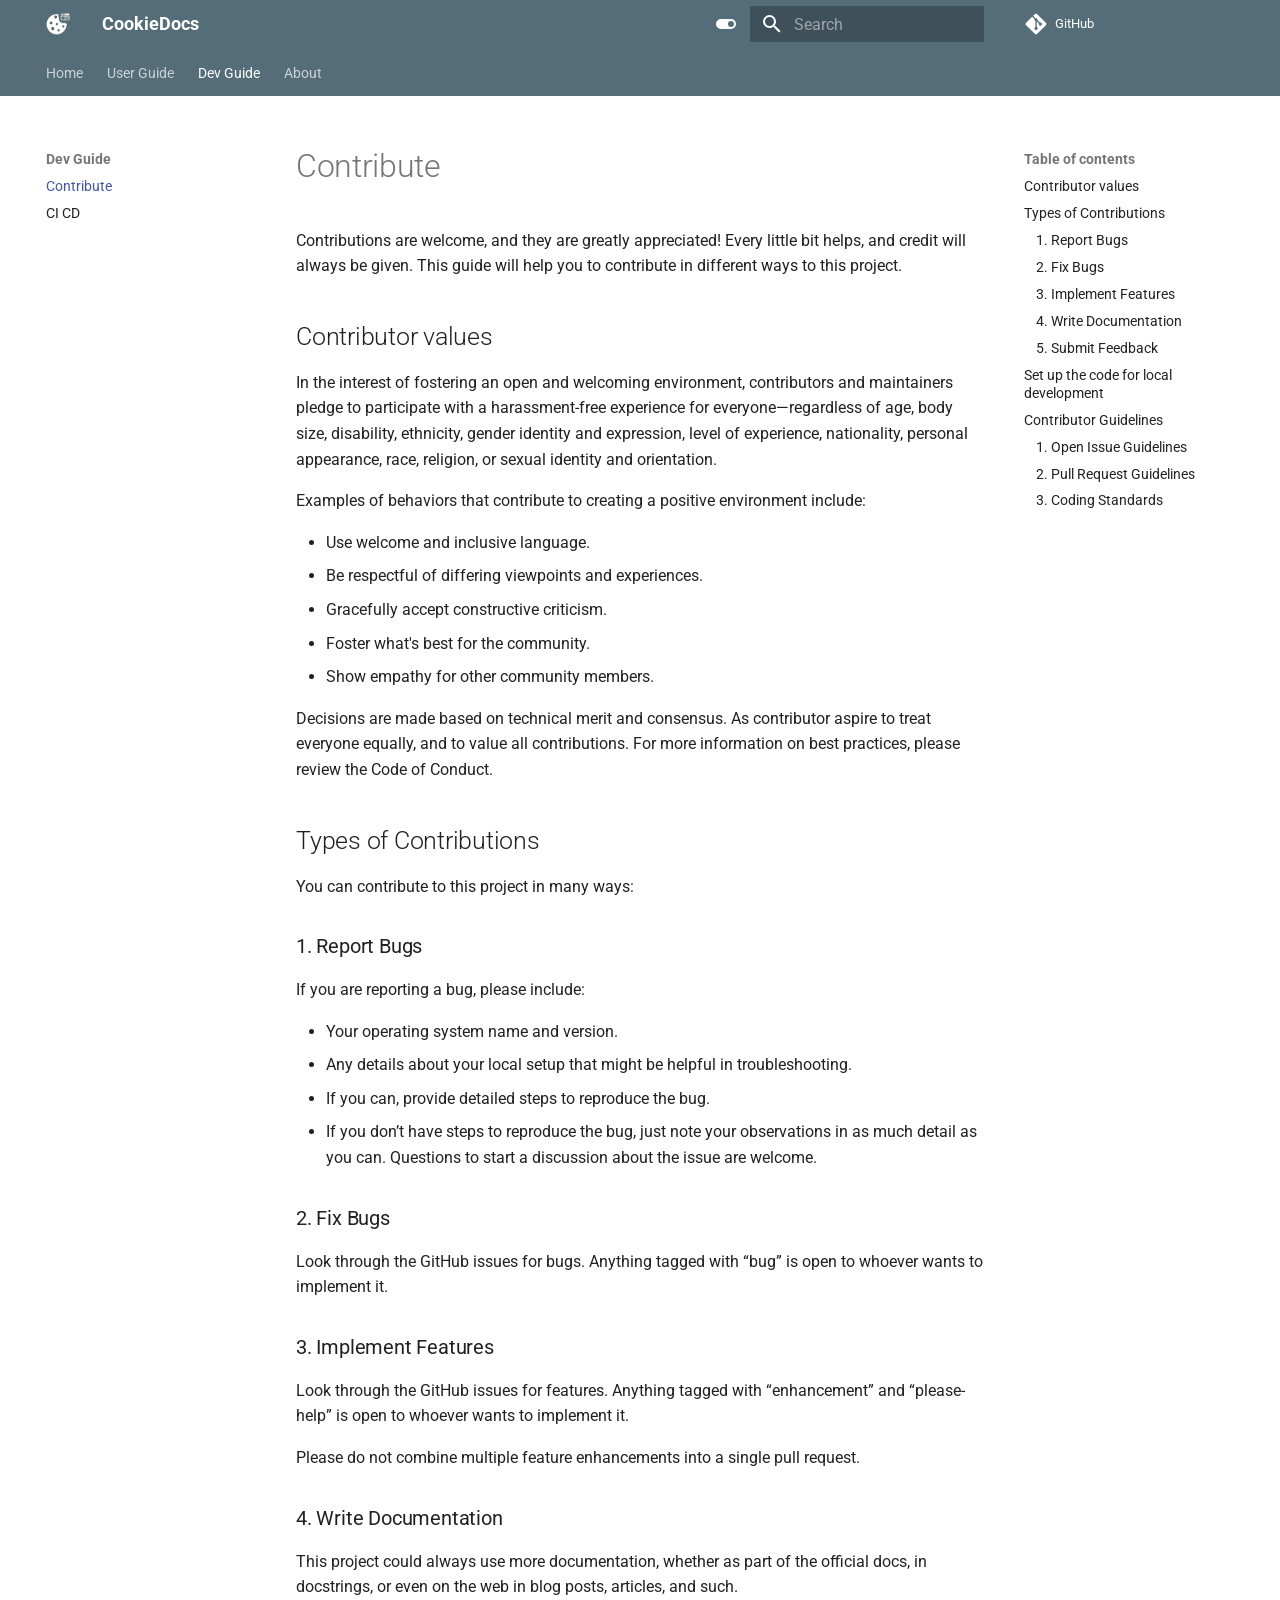
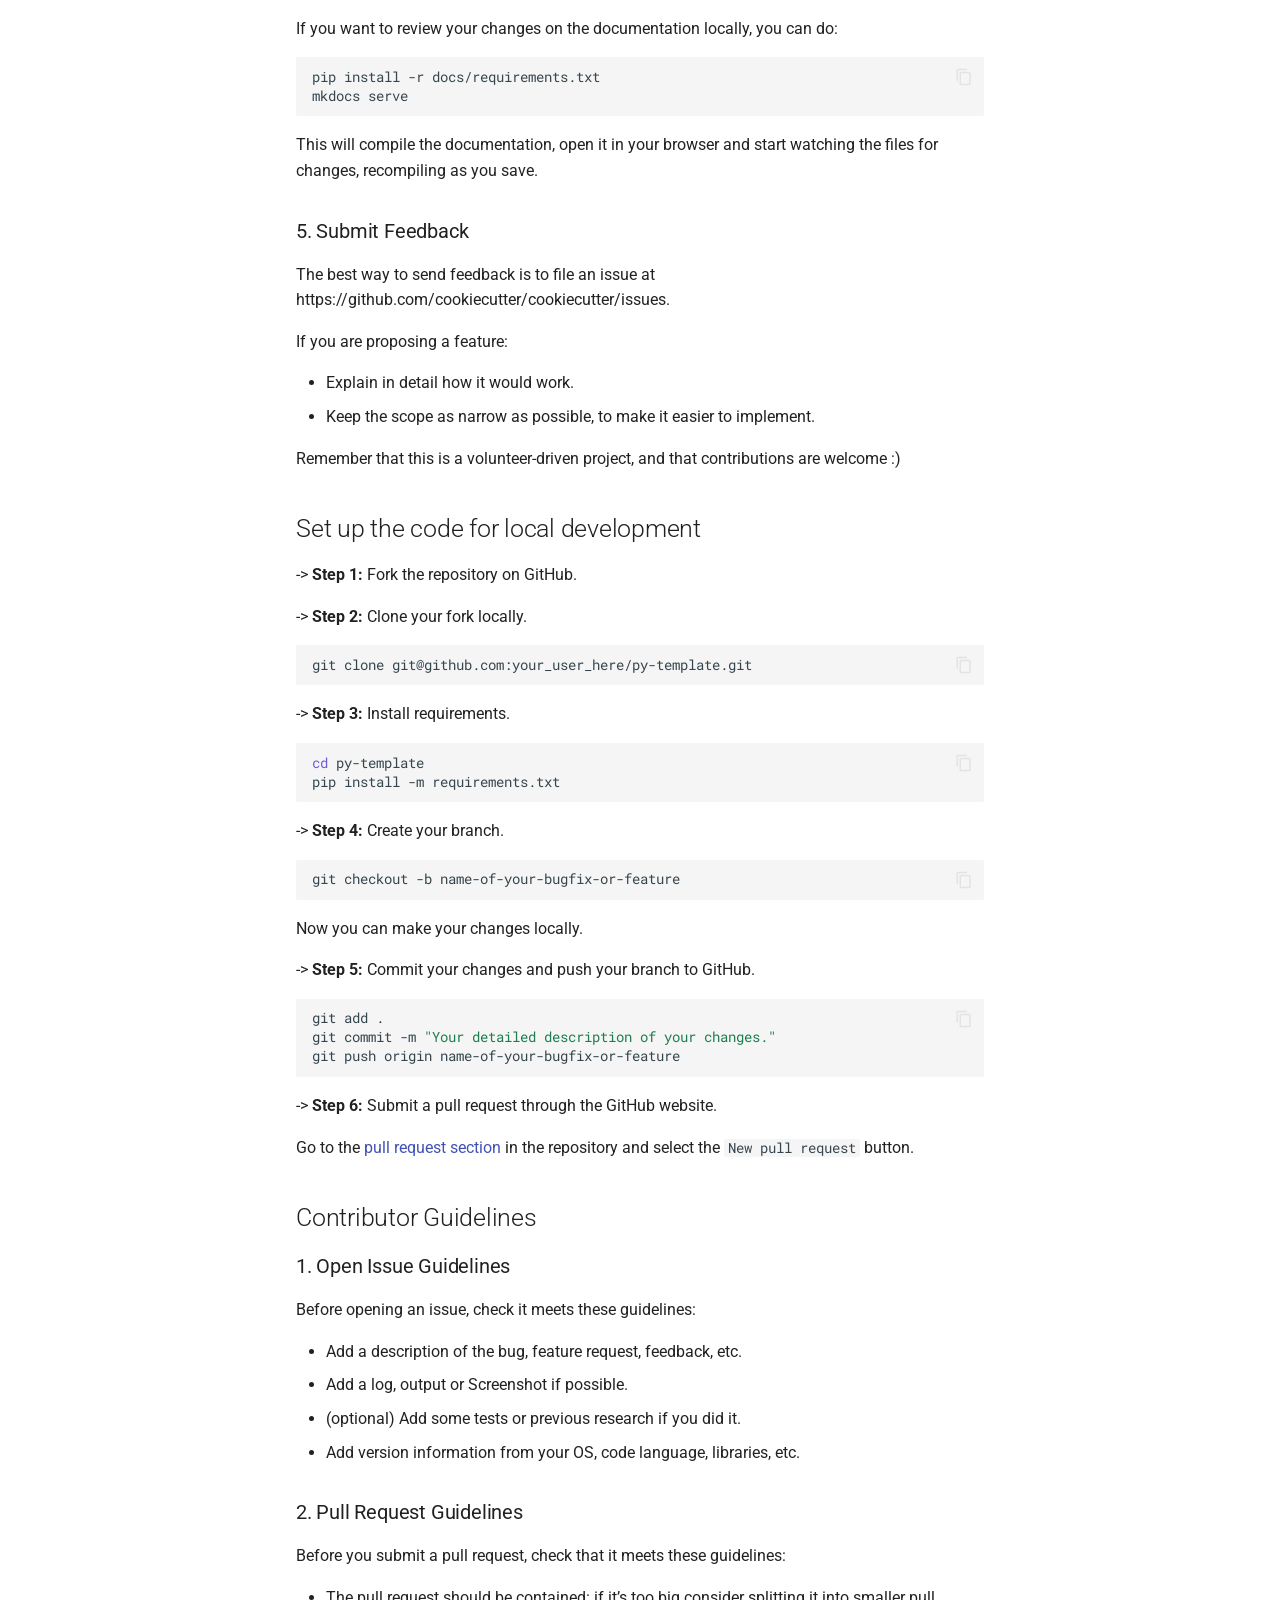
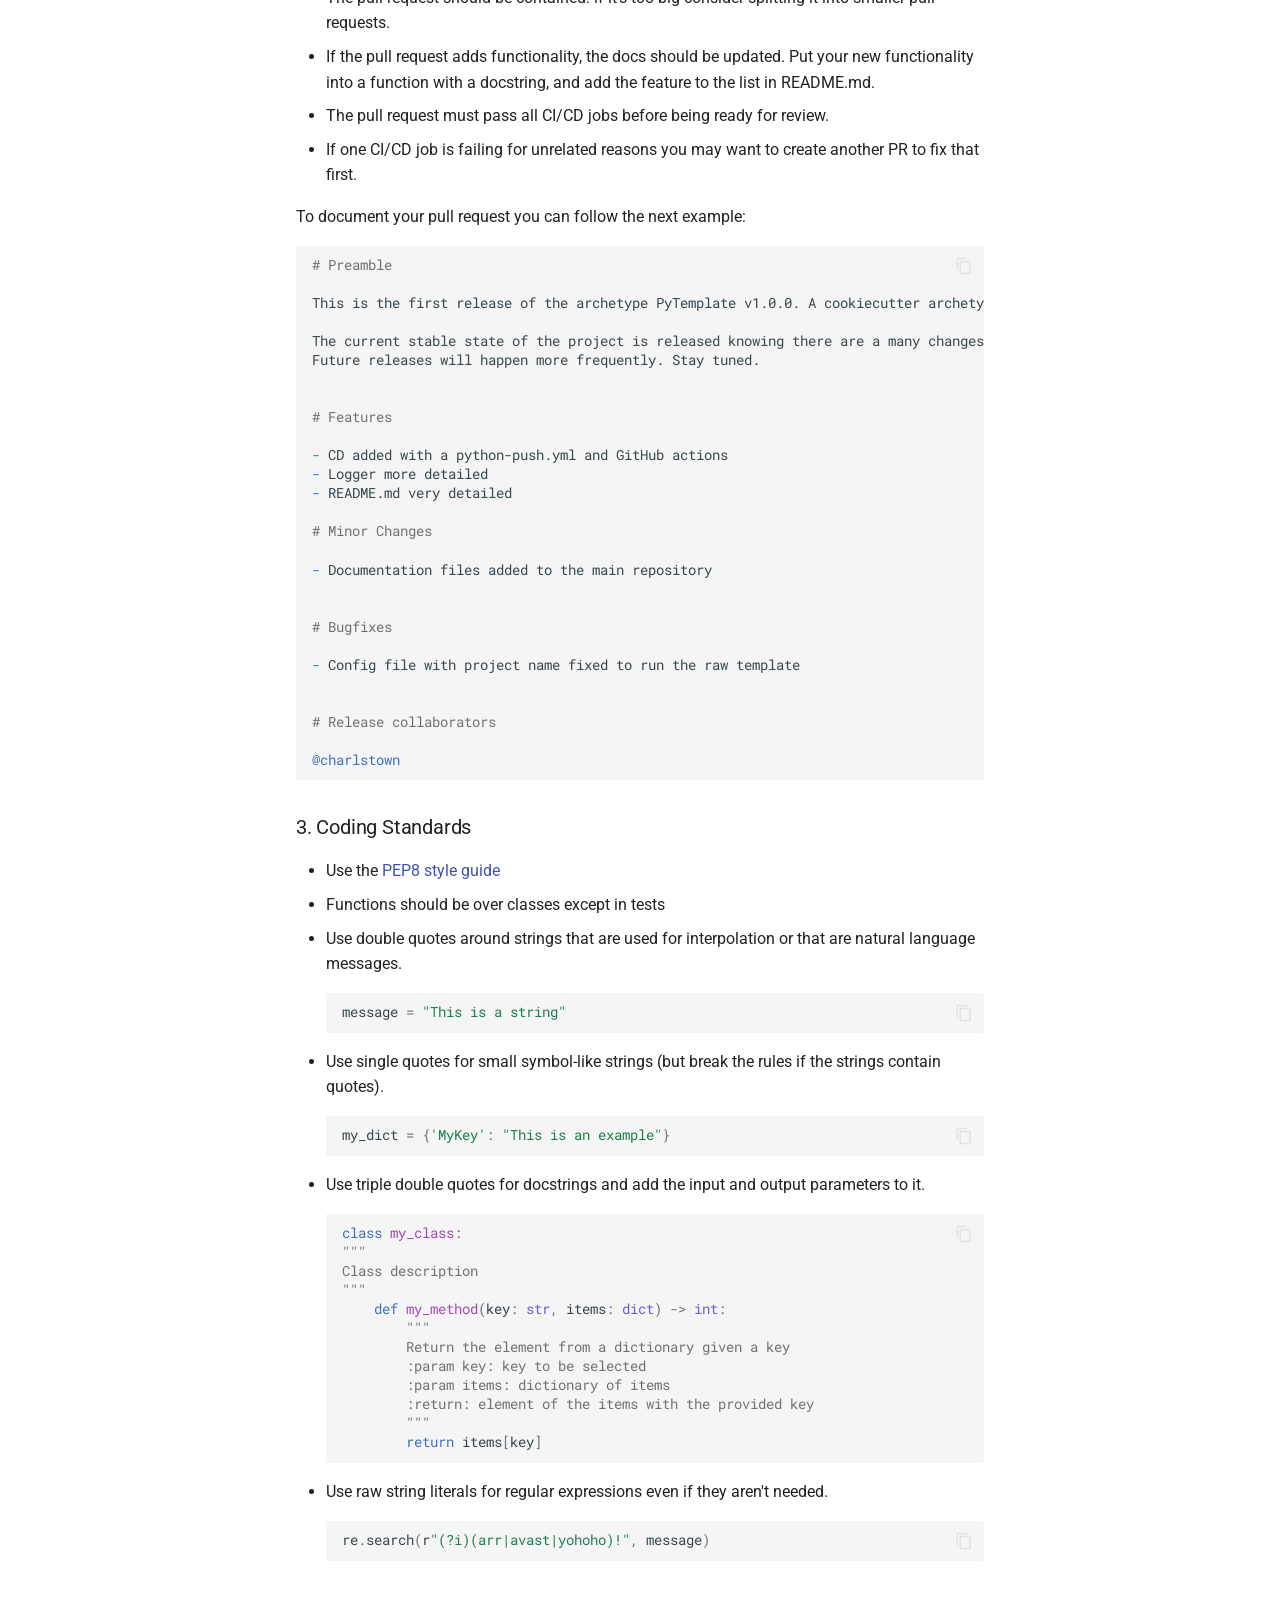
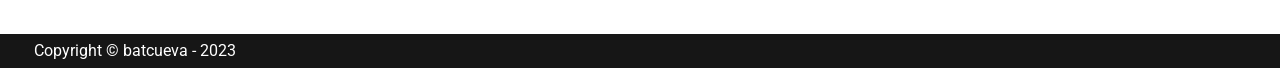
<file: dev-guide/contribute/index.html>
<!-- Elements added to main will be displayed on all pages -->

<!doctype html>
<html lang="en" class="no-js">
  <head>
    
      <meta charset="utf-8">
      <meta name="viewport" content="width=device-width,initial-scale=1">
      
        <meta name="description" content="Create your documentation site in a few minutes">
      
      
      
      
        <link rel="prev" href="../../user-guide/help/">
      
      
        <link rel="next" href="../ci-cd/">
      
      
      <link rel="icon" href="../../assets/images/favicon.svg">
      <meta name="generator" content="mkdocs-1.6.0, mkdocs-material-9.5.28">
    
    
      
        <title>Contribute - CookieDocs</title>
      
    
    
      <link rel="stylesheet" href="../../assets/stylesheets/main.6543a935.min.css">
      
        
        <link rel="stylesheet" href="../../assets/stylesheets/palette.06af60db.min.css">
      
      


    
    
      
    
    
      
        
        
        <link rel="preconnect" href="https://fonts.gstatic.com" crossorigin>
        <link rel="stylesheet" href="https://fonts.googleapis.com/css?family=Roboto:300,300i,400,400i,700,700i%7CRoboto+Mono:400,400i,700,700i&display=fallback">
        <style>:root{--md-text-font:"Roboto";--md-code-font:"Roboto Mono"}</style>
      
    
    
      <link rel="stylesheet" href="../../assets/stylesheets/extra.css">
    
    <script>__md_scope=new URL("../..",location),__md_hash=e=>[...e].reduce((e,_)=>(e<<5)-e+_.charCodeAt(0),0),__md_get=(e,_=localStorage,t=__md_scope)=>JSON.parse(_.getItem(t.pathname+"."+e)),__md_set=(e,_,t=localStorage,a=__md_scope)=>{try{t.setItem(a.pathname+"."+e,JSON.stringify(_))}catch(e){}}</script>
    
      

    
    
    
  </head>
  
  
    
    
      
    
    
    
    
    <body dir="ltr" data-md-color-scheme="default" data-md-color-primary="blue-grey" data-md-color-accent="teal">
  
    
    <input class="md-toggle" data-md-toggle="drawer" type="checkbox" id="__drawer" autocomplete="off">
    <input class="md-toggle" data-md-toggle="search" type="checkbox" id="__search" autocomplete="off">
    <label class="md-overlay" for="__drawer"></label>
    <div data-md-component="skip">
      
        
        <a href="#contribute" class="md-skip">
          Skip to content
        </a>
      
    </div>
    <div data-md-component="announce">
      
    </div>
    
    
      

<header class="md-header" data-md-component="header">
  <nav class="md-header__inner md-grid" aria-label="Header">
    <a href="../.." title="CookieDocs" class="md-header__button md-logo" aria-label="CookieDocs" data-md-component="logo">
      
  <img src="../../assets/images/favicon.svg" alt="logo">

    </a>
    <label class="md-header__button md-icon" for="__drawer">
      
      <svg xmlns="http://www.w3.org/2000/svg" viewBox="0 0 24 24"><path d="M3 6h18v2H3V6m0 5h18v2H3v-2m0 5h18v2H3v-2Z"/></svg>
    </label>
    <div class="md-header__title" data-md-component="header-title">
      <div class="md-header__ellipsis">
        <div class="md-header__topic">
          <span class="md-ellipsis">
            CookieDocs
          </span>
        </div>
        <div class="md-header__topic" data-md-component="header-topic">
          <span class="md-ellipsis">
            
              Contribute
            
          </span>
        </div>
      </div>
    </div>
    
      
        <form class="md-header__option" data-md-component="palette">
  
    
    
    
    <input class="md-option" data-md-color-media="" data-md-color-scheme="default" data-md-color-primary="blue-grey" data-md-color-accent="teal"  aria-label="Switch to dark mode"  type="radio" name="__palette" id="__palette_0">
    
      <label class="md-header__button md-icon" title="Switch to dark mode" for="__palette_1" hidden>
        <svg xmlns="http://www.w3.org/2000/svg" viewBox="0 0 24 24"><path d="M17 7H7a5 5 0 0 0-5 5 5 5 0 0 0 5 5h10a5 5 0 0 0 5-5 5 5 0 0 0-5-5m0 8a3 3 0 0 1-3-3 3 3 0 0 1 3-3 3 3 0 0 1 3 3 3 3 0 0 1-3 3Z"/></svg>
      </label>
    
  
    
    
    
    <input class="md-option" data-md-color-media="" data-md-color-scheme="slate" data-md-color-primary="blue-grey" data-md-color-accent="teal"  aria-label="Switch to light mode"  type="radio" name="__palette" id="__palette_1">
    
      <label class="md-header__button md-icon" title="Switch to light mode" for="__palette_0" hidden>
        <svg xmlns="http://www.w3.org/2000/svg" viewBox="0 0 24 24"><path d="M17 6H7c-3.31 0-6 2.69-6 6s2.69 6 6 6h10c3.31 0 6-2.69 6-6s-2.69-6-6-6zm0 10H7c-2.21 0-4-1.79-4-4s1.79-4 4-4h10c2.21 0 4 1.79 4 4s-1.79 4-4 4zM7 9c-1.66 0-3 1.34-3 3s1.34 3 3 3 3-1.34 3-3-1.34-3-3-3z"/></svg>
      </label>
    
  
</form>
      
    
    
      <script>var media,input,key,value,palette=__md_get("__palette");if(palette&&palette.color){"(prefers-color-scheme)"===palette.color.media&&(media=matchMedia("(prefers-color-scheme: light)"),input=document.querySelector(media.matches?"[data-md-color-media='(prefers-color-scheme: light)']":"[data-md-color-media='(prefers-color-scheme: dark)']"),palette.color.media=input.getAttribute("data-md-color-media"),palette.color.scheme=input.getAttribute("data-md-color-scheme"),palette.color.primary=input.getAttribute("data-md-color-primary"),palette.color.accent=input.getAttribute("data-md-color-accent"));for([key,value]of Object.entries(palette.color))document.body.setAttribute("data-md-color-"+key,value)}</script>
    
    
    
      <label class="md-header__button md-icon" for="__search">
        
        <svg xmlns="http://www.w3.org/2000/svg" viewBox="0 0 24 24"><path d="M9.5 3A6.5 6.5 0 0 1 16 9.5c0 1.61-.59 3.09-1.56 4.23l.27.27h.79l5 5-1.5 1.5-5-5v-.79l-.27-.27A6.516 6.516 0 0 1 9.5 16 6.5 6.5 0 0 1 3 9.5 6.5 6.5 0 0 1 9.5 3m0 2C7 5 5 7 5 9.5S7 14 9.5 14 14 12 14 9.5 12 5 9.5 5Z"/></svg>
      </label>
      <div class="md-search" data-md-component="search" role="dialog">
  <label class="md-search__overlay" for="__search"></label>
  <div class="md-search__inner" role="search">
    <form class="md-search__form" name="search">
      <input type="text" class="md-search__input" name="query" aria-label="Search" placeholder="Search" autocapitalize="off" autocorrect="off" autocomplete="off" spellcheck="false" data-md-component="search-query" required>
      <label class="md-search__icon md-icon" for="__search">
        
        <svg xmlns="http://www.w3.org/2000/svg" viewBox="0 0 24 24"><path d="M9.5 3A6.5 6.5 0 0 1 16 9.5c0 1.61-.59 3.09-1.56 4.23l.27.27h.79l5 5-1.5 1.5-5-5v-.79l-.27-.27A6.516 6.516 0 0 1 9.5 16 6.5 6.5 0 0 1 3 9.5 6.5 6.5 0 0 1 9.5 3m0 2C7 5 5 7 5 9.5S7 14 9.5 14 14 12 14 9.5 12 5 9.5 5Z"/></svg>
        
        <svg xmlns="http://www.w3.org/2000/svg" viewBox="0 0 24 24"><path d="M20 11v2H8l5.5 5.5-1.42 1.42L4.16 12l7.92-7.92L13.5 5.5 8 11h12Z"/></svg>
      </label>
      <nav class="md-search__options" aria-label="Search">
        
        <button type="reset" class="md-search__icon md-icon" title="Clear" aria-label="Clear" tabindex="-1">
          
          <svg xmlns="http://www.w3.org/2000/svg" viewBox="0 0 24 24"><path d="M19 6.41 17.59 5 12 10.59 6.41 5 5 6.41 10.59 12 5 17.59 6.41 19 12 13.41 17.59 19 19 17.59 13.41 12 19 6.41Z"/></svg>
        </button>
      </nav>
      
        <div class="md-search__suggest" data-md-component="search-suggest"></div>
      
    </form>
    <div class="md-search__output">
      <div class="md-search__scrollwrap" tabindex="0" data-md-scrollfix>
        <div class="md-search-result" data-md-component="search-result">
          <div class="md-search-result__meta">
            Initializing search
          </div>
          <ol class="md-search-result__list" role="presentation"></ol>
        </div>
      </div>
    </div>
  </div>
</div>
    
    
      <div class="md-header__source">
        <a href="https://github.com/charlstown/cookie-site.git" title="Go to repository" class="md-source" data-md-component="source">
  <div class="md-source__icon md-icon">
    
    <svg xmlns="http://www.w3.org/2000/svg" viewBox="0 0 448 512"><!--! Font Awesome Free 6.5.2 by @fontawesome - https://fontawesome.com License - https://fontawesome.com/license/free (Icons: CC BY 4.0, Fonts: SIL OFL 1.1, Code: MIT License) Copyright 2024 Fonticons, Inc.--><path d="M439.55 236.05 244 40.45a28.87 28.87 0 0 0-40.81 0l-40.66 40.63 51.52 51.52c27.06-9.14 52.68 16.77 43.39 43.68l49.66 49.66c34.23-11.8 61.18 31 35.47 56.69-26.49 26.49-70.21-2.87-56-37.34L240.22 199v121.85c25.3 12.54 22.26 41.85 9.08 55a34.34 34.34 0 0 1-48.55 0c-17.57-17.6-11.07-46.91 11.25-56v-123c-20.8-8.51-24.6-30.74-18.64-45L142.57 101 8.45 235.14a28.86 28.86 0 0 0 0 40.81l195.61 195.6a28.86 28.86 0 0 0 40.8 0l194.69-194.69a28.86 28.86 0 0 0 0-40.81z"/></svg>
  </div>
  <div class="md-source__repository">
    GitHub
  </div>
</a>
      </div>
    
  </nav>
  
</header>
    
    <div class="md-container" data-md-component="container">
      
      
        
          
            
<nav class="md-tabs" aria-label="Tabs" data-md-component="tabs">
  <div class="md-grid">
    <ul class="md-tabs__list">
      
        
  
  
  
    <li class="md-tabs__item">
      <a href="../.." class="md-tabs__link">
        
  
    
  
  Home

      </a>
    </li>
  

      
        
  
  
  
    
    
      <li class="md-tabs__item">
        <a href="../../user-guide/getting-started/" class="md-tabs__link">
          
  
    
  
  User Guide

        </a>
      </li>
    
  

      
        
  
  
    
  
  
    
    
      <li class="md-tabs__item md-tabs__item--active">
        <a href="./" class="md-tabs__link">
          
  
    
  
  Dev Guide

        </a>
      </li>
    
  

      
        
  
  
  
    
    
      <li class="md-tabs__item">
        <a href="../../about/license/" class="md-tabs__link">
          
  
    
  
  About

        </a>
      </li>
    
  

      
    </ul>
  </div>
</nav>
          
        
      
      <main class="md-main" data-md-component="main">
        <div class="md-main__inner md-grid">
          
            
              
              <div class="md-sidebar md-sidebar--primary" data-md-component="sidebar" data-md-type="navigation" >
                <div class="md-sidebar__scrollwrap">
                  <div class="md-sidebar__inner">
                    


  


<nav class="md-nav md-nav--primary md-nav--lifted" aria-label="Navigation" data-md-level="0">
  <label class="md-nav__title" for="__drawer">
    <a href="../.." title="CookieDocs" class="md-nav__button md-logo" aria-label="CookieDocs" data-md-component="logo">
      
  <img src="../../assets/images/favicon.svg" alt="logo">

    </a>
    CookieDocs
  </label>
  
    <div class="md-nav__source">
      <a href="https://github.com/charlstown/cookie-site.git" title="Go to repository" class="md-source" data-md-component="source">
  <div class="md-source__icon md-icon">
    
    <svg xmlns="http://www.w3.org/2000/svg" viewBox="0 0 448 512"><!--! Font Awesome Free 6.5.2 by @fontawesome - https://fontawesome.com License - https://fontawesome.com/license/free (Icons: CC BY 4.0, Fonts: SIL OFL 1.1, Code: MIT License) Copyright 2024 Fonticons, Inc.--><path d="M439.55 236.05 244 40.45a28.87 28.87 0 0 0-40.81 0l-40.66 40.63 51.52 51.52c27.06-9.14 52.68 16.77 43.39 43.68l49.66 49.66c34.23-11.8 61.18 31 35.47 56.69-26.49 26.49-70.21-2.87-56-37.34L240.22 199v121.85c25.3 12.54 22.26 41.85 9.08 55a34.34 34.34 0 0 1-48.55 0c-17.57-17.6-11.07-46.91 11.25-56v-123c-20.8-8.51-24.6-30.74-18.64-45L142.57 101 8.45 235.14a28.86 28.86 0 0 0 0 40.81l195.61 195.6a28.86 28.86 0 0 0 40.8 0l194.69-194.69a28.86 28.86 0 0 0 0-40.81z"/></svg>
  </div>
  <div class="md-source__repository">
    GitHub
  </div>
</a>
    </div>
  
  <ul class="md-nav__list" data-md-scrollfix>
    
      
      
  
  
  
  
    <li class="md-nav__item">
      <a href="../.." class="md-nav__link">
        
  
  <span class="md-ellipsis">
    Home
  </span>
  

      </a>
    </li>
  

    
      
      
  
  
  
  
    
    
      
        
      
        
      
        
      
        
      
    
    
      
      
    
    
    <li class="md-nav__item md-nav__item--nested">
      
        
        
        <input class="md-nav__toggle md-toggle " type="checkbox" id="__nav_2" >
        
          
          <label class="md-nav__link" for="__nav_2" id="__nav_2_label" tabindex="0">
            
  
  <span class="md-ellipsis">
    User Guide
  </span>
  

            <span class="md-nav__icon md-icon"></span>
          </label>
        
        <nav class="md-nav" data-md-level="1" aria-labelledby="__nav_2_label" aria-expanded="false">
          <label class="md-nav__title" for="__nav_2">
            <span class="md-nav__icon md-icon"></span>
            User Guide
          </label>
          <ul class="md-nav__list" data-md-scrollfix>
            
              
                
  
  
  
  
    <li class="md-nav__item">
      <a href="../../user-guide/getting-started/" class="md-nav__link">
        
  
  <span class="md-ellipsis">
    Getting Started
  </span>
  

      </a>
    </li>
  

              
            
              
                
  
  
  
  
    <li class="md-nav__item">
      <a href="../../user-guide/set-up/" class="md-nav__link">
        
  
  <span class="md-ellipsis">
    Set Up
  </span>
  

      </a>
    </li>
  

              
            
              
                
  
  
  
  
    <li class="md-nav__item">
      <a href="../../user-guide/usage/" class="md-nav__link">
        
  
  <span class="md-ellipsis">
    Usage
  </span>
  

      </a>
    </li>
  

              
            
              
                
  
  
  
  
    <li class="md-nav__item">
      <a href="../../user-guide/help/" class="md-nav__link">
        
  
  <span class="md-ellipsis">
    Help wanted
  </span>
  

      </a>
    </li>
  

              
            
          </ul>
        </nav>
      
    </li>
  

    
      
      
  
  
    
  
  
  
    
    
      
        
      
        
      
    
    
      
        
        
      
      
    
    
    <li class="md-nav__item md-nav__item--active md-nav__item--section md-nav__item--nested">
      
        
        
        <input class="md-nav__toggle md-toggle " type="checkbox" id="__nav_3" checked>
        
          
          <label class="md-nav__link" for="__nav_3" id="__nav_3_label" tabindex="">
            
  
  <span class="md-ellipsis">
    Dev Guide
  </span>
  

            <span class="md-nav__icon md-icon"></span>
          </label>
        
        <nav class="md-nav" data-md-level="1" aria-labelledby="__nav_3_label" aria-expanded="true">
          <label class="md-nav__title" for="__nav_3">
            <span class="md-nav__icon md-icon"></span>
            Dev Guide
          </label>
          <ul class="md-nav__list" data-md-scrollfix>
            
              
                
  
  
    
  
  
  
    <li class="md-nav__item md-nav__item--active">
      
      <input class="md-nav__toggle md-toggle" type="checkbox" id="__toc">
      
      
        
      
      
        <label class="md-nav__link md-nav__link--active" for="__toc">
          
  
  <span class="md-ellipsis">
    Contribute
  </span>
  

          <span class="md-nav__icon md-icon"></span>
        </label>
      
      <a href="./" class="md-nav__link md-nav__link--active">
        
  
  <span class="md-ellipsis">
    Contribute
  </span>
  

      </a>
      
        

<nav class="md-nav md-nav--secondary" aria-label="Table of contents">
  
  
  
    
  
  
    <label class="md-nav__title" for="__toc">
      <span class="md-nav__icon md-icon"></span>
      Table of contents
    </label>
    <ul class="md-nav__list" data-md-component="toc" data-md-scrollfix>
      
        <li class="md-nav__item">
  <a href="#contributor-values" class="md-nav__link">
    <span class="md-ellipsis">
      Contributor values
    </span>
  </a>
  
</li>
      
        <li class="md-nav__item">
  <a href="#types-of-contributions" class="md-nav__link">
    <span class="md-ellipsis">
      Types of Contributions
    </span>
  </a>
  
    <nav class="md-nav" aria-label="Types of Contributions">
      <ul class="md-nav__list">
        
          <li class="md-nav__item">
  <a href="#1-report-bugs" class="md-nav__link">
    <span class="md-ellipsis">
      1. Report Bugs
    </span>
  </a>
  
</li>
        
          <li class="md-nav__item">
  <a href="#2-fix-bugs" class="md-nav__link">
    <span class="md-ellipsis">
      2. Fix Bugs
    </span>
  </a>
  
</li>
        
          <li class="md-nav__item">
  <a href="#3-implement-features" class="md-nav__link">
    <span class="md-ellipsis">
      3. Implement Features
    </span>
  </a>
  
</li>
        
          <li class="md-nav__item">
  <a href="#4-write-documentation" class="md-nav__link">
    <span class="md-ellipsis">
      4. Write Documentation
    </span>
  </a>
  
</li>
        
          <li class="md-nav__item">
  <a href="#5-submit-feedback" class="md-nav__link">
    <span class="md-ellipsis">
      5. Submit Feedback
    </span>
  </a>
  
</li>
        
      </ul>
    </nav>
  
</li>
      
        <li class="md-nav__item">
  <a href="#set-up-the-code-for-local-development" class="md-nav__link">
    <span class="md-ellipsis">
      Set up the code for local development
    </span>
  </a>
  
</li>
      
        <li class="md-nav__item">
  <a href="#contributor-guidelines" class="md-nav__link">
    <span class="md-ellipsis">
      Contributor Guidelines
    </span>
  </a>
  
    <nav class="md-nav" aria-label="Contributor Guidelines">
      <ul class="md-nav__list">
        
          <li class="md-nav__item">
  <a href="#1-open-issue-guidelines" class="md-nav__link">
    <span class="md-ellipsis">
      1. Open Issue Guidelines
    </span>
  </a>
  
</li>
        
          <li class="md-nav__item">
  <a href="#2-pull-request-guidelines" class="md-nav__link">
    <span class="md-ellipsis">
      2. Pull Request Guidelines
    </span>
  </a>
  
</li>
        
          <li class="md-nav__item">
  <a href="#3-coding-standards" class="md-nav__link">
    <span class="md-ellipsis">
      3. Coding Standards
    </span>
  </a>
  
</li>
        
      </ul>
    </nav>
  
</li>
      
    </ul>
  
</nav>
      
    </li>
  

              
            
              
                
  
  
  
  
    <li class="md-nav__item">
      <a href="../ci-cd/" class="md-nav__link">
        
  
  <span class="md-ellipsis">
    CI CD
  </span>
  

      </a>
    </li>
  

              
            
          </ul>
        </nav>
      
    </li>
  

    
      
      
  
  
  
  
    
    
      
        
      
        
      
    
    
      
      
    
    
    <li class="md-nav__item md-nav__item--nested">
      
        
        
        <input class="md-nav__toggle md-toggle " type="checkbox" id="__nav_4" >
        
          
          <label class="md-nav__link" for="__nav_4" id="__nav_4_label" tabindex="0">
            
  
  <span class="md-ellipsis">
    About
  </span>
  

            <span class="md-nav__icon md-icon"></span>
          </label>
        
        <nav class="md-nav" data-md-level="1" aria-labelledby="__nav_4_label" aria-expanded="false">
          <label class="md-nav__title" for="__nav_4">
            <span class="md-nav__icon md-icon"></span>
            About
          </label>
          <ul class="md-nav__list" data-md-scrollfix>
            
              
                
  
  
  
  
    <li class="md-nav__item">
      <a href="../../about/license/" class="md-nav__link">
        
  
  <span class="md-ellipsis">
    License
  </span>
  

      </a>
    </li>
  

              
            
              
                
  
  
  
  
    <li class="md-nav__item">
      <a href="../../about/external-links/" class="md-nav__link">
        
  
  <span class="md-ellipsis">
    External links
  </span>
  

      </a>
    </li>
  

              
            
          </ul>
        </nav>
      
    </li>
  

    
  </ul>
</nav>
                  </div>
                </div>
              </div>
            
            
              
              <div class="md-sidebar md-sidebar--secondary" data-md-component="sidebar" data-md-type="toc" >
                <div class="md-sidebar__scrollwrap">
                  <div class="md-sidebar__inner">
                    

<nav class="md-nav md-nav--secondary" aria-label="Table of contents">
  
  
  
    
  
  
    <label class="md-nav__title" for="__toc">
      <span class="md-nav__icon md-icon"></span>
      Table of contents
    </label>
    <ul class="md-nav__list" data-md-component="toc" data-md-scrollfix>
      
        <li class="md-nav__item">
  <a href="#contributor-values" class="md-nav__link">
    <span class="md-ellipsis">
      Contributor values
    </span>
  </a>
  
</li>
      
        <li class="md-nav__item">
  <a href="#types-of-contributions" class="md-nav__link">
    <span class="md-ellipsis">
      Types of Contributions
    </span>
  </a>
  
    <nav class="md-nav" aria-label="Types of Contributions">
      <ul class="md-nav__list">
        
          <li class="md-nav__item">
  <a href="#1-report-bugs" class="md-nav__link">
    <span class="md-ellipsis">
      1. Report Bugs
    </span>
  </a>
  
</li>
        
          <li class="md-nav__item">
  <a href="#2-fix-bugs" class="md-nav__link">
    <span class="md-ellipsis">
      2. Fix Bugs
    </span>
  </a>
  
</li>
        
          <li class="md-nav__item">
  <a href="#3-implement-features" class="md-nav__link">
    <span class="md-ellipsis">
      3. Implement Features
    </span>
  </a>
  
</li>
        
          <li class="md-nav__item">
  <a href="#4-write-documentation" class="md-nav__link">
    <span class="md-ellipsis">
      4. Write Documentation
    </span>
  </a>
  
</li>
        
          <li class="md-nav__item">
  <a href="#5-submit-feedback" class="md-nav__link">
    <span class="md-ellipsis">
      5. Submit Feedback
    </span>
  </a>
  
</li>
        
      </ul>
    </nav>
  
</li>
      
        <li class="md-nav__item">
  <a href="#set-up-the-code-for-local-development" class="md-nav__link">
    <span class="md-ellipsis">
      Set up the code for local development
    </span>
  </a>
  
</li>
      
        <li class="md-nav__item">
  <a href="#contributor-guidelines" class="md-nav__link">
    <span class="md-ellipsis">
      Contributor Guidelines
    </span>
  </a>
  
    <nav class="md-nav" aria-label="Contributor Guidelines">
      <ul class="md-nav__list">
        
          <li class="md-nav__item">
  <a href="#1-open-issue-guidelines" class="md-nav__link">
    <span class="md-ellipsis">
      1. Open Issue Guidelines
    </span>
  </a>
  
</li>
        
          <li class="md-nav__item">
  <a href="#2-pull-request-guidelines" class="md-nav__link">
    <span class="md-ellipsis">
      2. Pull Request Guidelines
    </span>
  </a>
  
</li>
        
          <li class="md-nav__item">
  <a href="#3-coding-standards" class="md-nav__link">
    <span class="md-ellipsis">
      3. Coding Standards
    </span>
  </a>
  
</li>
        
      </ul>
    </nav>
  
</li>
      
    </ul>
  
</nav>
                  </div>
                </div>
              </div>
            
          
          
            <div class="md-content" data-md-component="content">
              <article class="md-content__inner md-typeset">
                
                  

  
  


<h1 id="contribute">Contribute<a class="headerlink" href="#contribute" title="Permanent link">&para;</a></h1>
<p>Contributions are welcome, and they are greatly appreciated! Every little bit helps, and credit will always be given.
This guide will help you to contribute in different ways to this project.</p>
<h2 id="contributor-values">Contributor values<a class="headerlink" href="#contributor-values" title="Permanent link">&para;</a></h2>
<p>In the interest of fostering an open and welcoming environment, contributors and maintainers pledge to participate with a harassment-free experience for everyone—regardless of age, body size, disability, ethnicity, gender identity and expression, level of experience, nationality, personal appearance, race, religion, or sexual identity and orientation.</p>
<p>Examples of behaviors that contribute to creating a positive environment include:</p>
<ul>
<li>Use welcome and inclusive language.</li>
<li>Be respectful of differing viewpoints and experiences.</li>
<li>Gracefully accept constructive criticism.</li>
<li>Foster what's best for the community.</li>
<li>Show empathy for other community members.</li>
</ul>
<p>Decisions are made based on technical merit and consensus. As contributor aspire to treat everyone equally, and to value all contributions. For more information on best practices, please review the Code of Conduct.</p>
<h2 id="types-of-contributions">Types of Contributions<a class="headerlink" href="#types-of-contributions" title="Permanent link">&para;</a></h2>
<p>You can contribute to this project in many ways:</p>
<h3 id="1-report-bugs">1. Report Bugs<a class="headerlink" href="#1-report-bugs" title="Permanent link">&para;</a></h3>
<p>If you are reporting a bug, please include:</p>
<ul>
<li>Your operating system name and version.</li>
<li>Any details about your local setup that might be helpful in troubleshooting.</li>
<li>If you can, provide detailed steps to reproduce the bug.</li>
<li>If you don’t have steps to reproduce the bug, just note your observations in as much detail as you can. Questions to start a discussion about the issue are welcome.</li>
</ul>
<h3 id="2-fix-bugs">2. Fix Bugs<a class="headerlink" href="#2-fix-bugs" title="Permanent link">&para;</a></h3>
<p>Look through the GitHub issues for bugs. Anything tagged with “bug” is open to whoever wants to implement it.</p>
<h3 id="3-implement-features">3. Implement Features<a class="headerlink" href="#3-implement-features" title="Permanent link">&para;</a></h3>
<p>Look through the GitHub issues for features. Anything tagged with “enhancement” and “please-help” is open to whoever wants to implement it.</p>
<p>Please do not combine multiple feature enhancements into a single pull request.</p>
<h3 id="4-write-documentation">4. Write Documentation<a class="headerlink" href="#4-write-documentation" title="Permanent link">&para;</a></h3>
<p>This project could always use more documentation, whether as part of the official docs, in docstrings, or even on the web in blog posts, articles, and such.</p>
<p>If you want to review your changes on the documentation locally, you can do:</p>
<div class="highlight"><pre><span></span><code>pip<span class="w"> </span>install<span class="w"> </span>-r<span class="w"> </span>docs/requirements.txt
mkdocs<span class="w"> </span>serve
</code></pre></div>
<p>This will compile the documentation, open it in your browser and start watching the files for changes, recompiling as you save.</p>
<h3 id="5-submit-feedback">5. Submit Feedback<a class="headerlink" href="#5-submit-feedback" title="Permanent link">&para;</a></h3>
<p>The best way to send feedback is to file an issue at https://github.com/cookiecutter/cookiecutter/issues.</p>
<p>If you are proposing a feature:</p>
<ul>
<li>Explain in detail how it would work.</li>
<li>Keep the scope as narrow as possible, to make it easier to implement.</li>
</ul>
<p>Remember that this is a volunteer-driven project, and that contributions are welcome :)</p>
<h2 id="set-up-the-code-for-local-development">Set up the code for local development<a class="headerlink" href="#set-up-the-code-for-local-development" title="Permanent link">&para;</a></h2>
<p>-&gt; <strong>Step 1:</strong> Fork the repository on GitHub.</p>
<p>-&gt; <strong>Step 2:</strong> Clone your fork locally.</p>
<div class="highlight"><pre><span></span><code>git<span class="w"> </span>clone<span class="w"> </span>git@github.com:your_user_here/py-template.git
</code></pre></div>
<p>-&gt; <strong>Step 3:</strong> Install requirements.</p>
<div class="highlight"><pre><span></span><code><span class="nb">cd</span><span class="w"> </span>py-template
pip<span class="w"> </span>install<span class="w"> </span>-m<span class="w"> </span>requirements.txt
</code></pre></div>
<p>-&gt; <strong>Step 4:</strong> Create your branch.</p>
<div class="highlight"><pre><span></span><code>git<span class="w"> </span>checkout<span class="w"> </span>-b<span class="w"> </span>name-of-your-bugfix-or-feature
</code></pre></div>
<p>Now you can make your changes locally.</p>
<p>-&gt; <strong>Step 5:</strong> Commit your changes and push your branch to GitHub.</p>
<div class="highlight"><pre><span></span><code>git<span class="w"> </span>add<span class="w"> </span>.
git<span class="w"> </span>commit<span class="w"> </span>-m<span class="w"> </span><span class="s2">&quot;Your detailed description of your changes.&quot;</span>
git<span class="w"> </span>push<span class="w"> </span>origin<span class="w"> </span>name-of-your-bugfix-or-feature
</code></pre></div>
<p>-&gt; <strong>Step 6:</strong> Submit a pull request through the GitHub website.</p>
<p>Go to the <a href="https://github.com/charlstown/py-template/pulls">pull request section</a> in the repository and select the <code>New pull request</code> button.</p>
<h2 id="contributor-guidelines">Contributor Guidelines<a class="headerlink" href="#contributor-guidelines" title="Permanent link">&para;</a></h2>
<h3 id="1-open-issue-guidelines">1. Open Issue Guidelines<a class="headerlink" href="#1-open-issue-guidelines" title="Permanent link">&para;</a></h3>
<p>Before opening an issue, check it meets these guidelines:</p>
<ul>
<li>Add a description of the bug, feature request, feedback, etc.</li>
<li>Add a log, output or Screenshot if possible.</li>
<li>(optional) Add some tests or previous research if you did it.</li>
<li>Add version information from your OS, code language, libraries, etc.</li>
</ul>
<h3 id="2-pull-request-guidelines">2. Pull Request Guidelines<a class="headerlink" href="#2-pull-request-guidelines" title="Permanent link">&para;</a></h3>
<p>Before you submit a pull request, check that it meets these guidelines:</p>
<ul>
<li>The pull request should be contained: if it’s too big consider splitting it into smaller pull requests.</li>
<li>If the pull request adds functionality, the docs should be updated. Put your new functionality into a function with a docstring, and add the feature to the list in README.md.</li>
<li>The pull request must pass all CI/CD jobs before being ready for review.</li>
<li>If one CI/CD job is failing for unrelated reasons you may want to create another PR to fix that first.</li>
</ul>
<p>To document your pull request you can follow the next example:</p>
<div class="highlight"><pre><span></span><code><span class="gh"># Preamble</span>

This is the first release of the archetype PyTemplate v1.0.0. A cookiecutter archetype to generate a clean base to begin developing data engineer and data science projects.

The current stable state of the project is released knowing there are a many changes is coming and things to improve.
Future releases will happen more frequently. Stay tuned.


<span class="gh"># Features</span>

<span class="k">-</span><span class="w"> </span>CD added with a python-push.yml and GitHub actions
<span class="k">-</span><span class="w"> </span>Logger more detailed
<span class="k">-</span><span class="w"> </span>README.md very detailed

<span class="gh"># Minor Changes</span>

<span class="k">-</span><span class="w"> </span>Documentation files added to the main repository


<span class="gh"># Bugfixes</span>

<span class="k">-</span><span class="w"> </span>Config file with project name fixed to run the raw template


<span class="gh"># Release collaborators</span>

<span class="ni">@charlstown</span>
</code></pre></div>
<h3 id="3-coding-standards">3. Coding Standards<a class="headerlink" href="#3-coding-standards" title="Permanent link">&para;</a></h3>
<ul>
<li>Use the <a href="https://peps.python.org/pep-0008/">PEP8 style guide</a></li>
<li>Functions should be over classes except in tests</li>
<li>
<p>Use double quotes around strings that are used for interpolation or that are natural language messages.</p>
<div class="highlight"><pre><span></span><code><span class="n">message</span> <span class="o">=</span> <span class="s2">&quot;This is a string&quot;</span>
</code></pre></div>
</li>
<li>
<p>Use single quotes for small symbol-like strings (but break the rules if the strings contain quotes).</p>
<div class="highlight"><pre><span></span><code><span class="n">my_dict</span> <span class="o">=</span> <span class="p">{</span><span class="s1">&#39;MyKey&#39;</span><span class="p">:</span> <span class="s2">&quot;This is an example&quot;</span><span class="p">}</span> 
</code></pre></div>
</li>
<li>
<p>Use triple double quotes for docstrings and add the input and output parameters to it.</p>
<div class="highlight"><pre><span></span><code><span class="k">class</span> <span class="nc">my_class</span><span class="p">:</span>
<span class="sd">&quot;&quot;&quot;</span>
<span class="sd">Class description</span>
<span class="sd">&quot;&quot;&quot;</span>
    <span class="k">def</span> <span class="nf">my_method</span><span class="p">(</span><span class="n">key</span><span class="p">:</span> <span class="nb">str</span><span class="p">,</span> <span class="n">items</span><span class="p">:</span> <span class="nb">dict</span><span class="p">)</span> <span class="o">-&gt;</span> <span class="nb">int</span><span class="p">:</span>
<span class="w">        </span><span class="sd">&quot;&quot;&quot;</span>
<span class="sd">        Return the element from a dictionary given a key</span>
<span class="sd">        :param key: key to be selected</span>
<span class="sd">        :param items: dictionary of items</span>
<span class="sd">        :return: element of the items with the provided key</span>
<span class="sd">        &quot;&quot;&quot;</span>
        <span class="k">return</span> <span class="n">items</span><span class="p">[</span><span class="n">key</span><span class="p">]</span>
</code></pre></div>
</li>
<li>
<p>Use raw string literals for regular expressions even if they aren't needed.</p>
<div class="highlight"><pre><span></span><code><span class="n">re</span><span class="o">.</span><span class="n">search</span><span class="p">(</span><span class="sa">r</span><span class="s2">&quot;(?i)(arr|avast|yohoho)!&quot;</span><span class="p">,</span> <span class="n">message</span><span class="p">)</span>
</code></pre></div>
<p></br></p>
</li>
</ul>












                
              </article>
            </div>
          
          
  <script>var tabs=__md_get("__tabs");if(Array.isArray(tabs))e:for(var set of document.querySelectorAll(".tabbed-set")){var tab,labels=set.querySelector(".tabbed-labels");for(tab of tabs)for(var label of labels.getElementsByTagName("label"))if(label.innerText.trim()===tab){var input=document.getElementById(label.htmlFor);input.checked=!0;continue e}}</script>

<script>var target=document.getElementById(location.hash.slice(1));target&&target.name&&(target.checked=target.name.startsWith("__tabbed_"))</script>
        </div>
        
          <button type="button" class="md-top md-icon" data-md-component="top" hidden>
  
  <svg xmlns="http://www.w3.org/2000/svg" viewBox="0 0 24 24"><path d="M13 20h-2V8l-5.5 5.5-1.42-1.42L12 4.16l7.92 7.92-1.42 1.42L13 8v12Z"/></svg>
  Back to top
</button>
        
      </main>
      
<footer class="md-footer">
    <div class="md-footer-meta md-typeset">
        <div class="md-footer-meta__inner md-grid">
            <!-- Copyright and theme information -->
            <div class="md-footer-copyright">
                
                <div class="md-footer-copyright__highlight">
                    Copyright &copy; batcueva - 2023
                </div>
                
            </div>
            
            <div class="md-social">
  
</div>
            
        </div>
    </div>
</footer>

    </div>
    <div class="md-dialog" data-md-component="dialog">
      <div class="md-dialog__inner md-typeset"></div>
    </div>
    
    
    <script id="__config" type="application/json">{"base": "../..", "features": ["navigation.path", "navigation.tracking", "navigation.tabs", "navigation.tabs", "navigation.footer", "navigation.top", "search.suggest", "search.highlight", "content.code.copy", "content.tabs.link", "navigation.indexes"], "search": "../../assets/javascripts/workers/search.b8dbb3d2.min.js", "translations": {"clipboard.copied": "Copied to clipboard", "clipboard.copy": "Copy to clipboard", "search.result.more.one": "1 more on this page", "search.result.more.other": "# more on this page", "search.result.none": "No matching documents", "search.result.one": "1 matching document", "search.result.other": "# matching documents", "search.result.placeholder": "Type to start searching", "search.result.term.missing": "Missing", "select.version": "Select version"}}</script>
    
    
      <script src="../../assets/javascripts/bundle.fe8b6f2b.min.js"></script>
      
        <script src="../../assets/javascripts/extra.js"></script>
      
    
  </body>
</html>
</file>
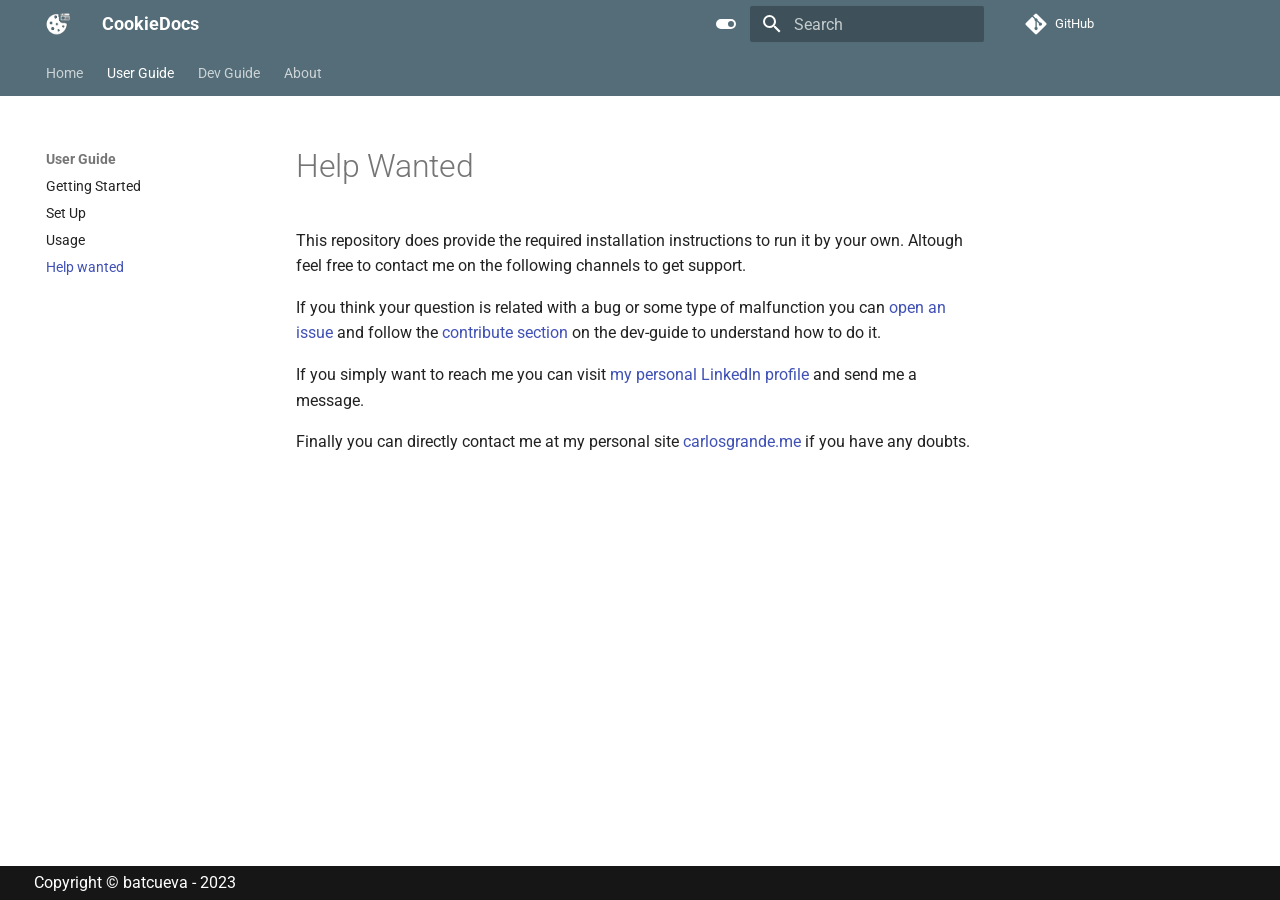
<file: user-guide/help/index.html>
<!-- Elements added to main will be displayed on all pages -->

<!doctype html>
<html lang="en" class="no-js">
  <head>
    
      <meta charset="utf-8">
      <meta name="viewport" content="width=device-width,initial-scale=1">
      
        <meta name="description" content="Create your documentation site in a few minutes">
      
      
      
      
        <link rel="prev" href="../usage/">
      
      
        <link rel="next" href="../../dev-guide/contribute/">
      
      
      <link rel="icon" href="../../assets/images/favicon.svg">
      <meta name="generator" content="mkdocs-1.6.0, mkdocs-material-9.5.28">
    
    
      
        <title>Help wanted - CookieDocs</title>
      
    
    
      <link rel="stylesheet" href="../../assets/stylesheets/main.6543a935.min.css">
      
        
        <link rel="stylesheet" href="../../assets/stylesheets/palette.06af60db.min.css">
      
      


    
    
      
    
    
      
        
        
        <link rel="preconnect" href="https://fonts.gstatic.com" crossorigin>
        <link rel="stylesheet" href="https://fonts.googleapis.com/css?family=Roboto:300,300i,400,400i,700,700i%7CRoboto+Mono:400,400i,700,700i&display=fallback">
        <style>:root{--md-text-font:"Roboto";--md-code-font:"Roboto Mono"}</style>
      
    
    
      <link rel="stylesheet" href="../../assets/stylesheets/extra.css">
    
    <script>__md_scope=new URL("../..",location),__md_hash=e=>[...e].reduce((e,_)=>(e<<5)-e+_.charCodeAt(0),0),__md_get=(e,_=localStorage,t=__md_scope)=>JSON.parse(_.getItem(t.pathname+"."+e)),__md_set=(e,_,t=localStorage,a=__md_scope)=>{try{t.setItem(a.pathname+"."+e,JSON.stringify(_))}catch(e){}}</script>
    
      

    
    
    
  </head>
  
  
    
    
      
    
    
    
    
    <body dir="ltr" data-md-color-scheme="default" data-md-color-primary="blue-grey" data-md-color-accent="teal">
  
    
    <input class="md-toggle" data-md-toggle="drawer" type="checkbox" id="__drawer" autocomplete="off">
    <input class="md-toggle" data-md-toggle="search" type="checkbox" id="__search" autocomplete="off">
    <label class="md-overlay" for="__drawer"></label>
    <div data-md-component="skip">
      
        
        <a href="#help-wanted" class="md-skip">
          Skip to content
        </a>
      
    </div>
    <div data-md-component="announce">
      
    </div>
    
    
      

<header class="md-header" data-md-component="header">
  <nav class="md-header__inner md-grid" aria-label="Header">
    <a href="../.." title="CookieDocs" class="md-header__button md-logo" aria-label="CookieDocs" data-md-component="logo">
      
  <img src="../../assets/images/favicon.svg" alt="logo">

    </a>
    <label class="md-header__button md-icon" for="__drawer">
      
      <svg xmlns="http://www.w3.org/2000/svg" viewBox="0 0 24 24"><path d="M3 6h18v2H3V6m0 5h18v2H3v-2m0 5h18v2H3v-2Z"/></svg>
    </label>
    <div class="md-header__title" data-md-component="header-title">
      <div class="md-header__ellipsis">
        <div class="md-header__topic">
          <span class="md-ellipsis">
            CookieDocs
          </span>
        </div>
        <div class="md-header__topic" data-md-component="header-topic">
          <span class="md-ellipsis">
            
              Help wanted
            
          </span>
        </div>
      </div>
    </div>
    
      
        <form class="md-header__option" data-md-component="palette">
  
    
    
    
    <input class="md-option" data-md-color-media="" data-md-color-scheme="default" data-md-color-primary="blue-grey" data-md-color-accent="teal"  aria-label="Switch to dark mode"  type="radio" name="__palette" id="__palette_0">
    
      <label class="md-header__button md-icon" title="Switch to dark mode" for="__palette_1" hidden>
        <svg xmlns="http://www.w3.org/2000/svg" viewBox="0 0 24 24"><path d="M17 7H7a5 5 0 0 0-5 5 5 5 0 0 0 5 5h10a5 5 0 0 0 5-5 5 5 0 0 0-5-5m0 8a3 3 0 0 1-3-3 3 3 0 0 1 3-3 3 3 0 0 1 3 3 3 3 0 0 1-3 3Z"/></svg>
      </label>
    
  
    
    
    
    <input class="md-option" data-md-color-media="" data-md-color-scheme="slate" data-md-color-primary="blue-grey" data-md-color-accent="teal"  aria-label="Switch to light mode"  type="radio" name="__palette" id="__palette_1">
    
      <label class="md-header__button md-icon" title="Switch to light mode" for="__palette_0" hidden>
        <svg xmlns="http://www.w3.org/2000/svg" viewBox="0 0 24 24"><path d="M17 6H7c-3.31 0-6 2.69-6 6s2.69 6 6 6h10c3.31 0 6-2.69 6-6s-2.69-6-6-6zm0 10H7c-2.21 0-4-1.79-4-4s1.79-4 4-4h10c2.21 0 4 1.79 4 4s-1.79 4-4 4zM7 9c-1.66 0-3 1.34-3 3s1.34 3 3 3 3-1.34 3-3-1.34-3-3-3z"/></svg>
      </label>
    
  
</form>
      
    
    
      <script>var media,input,key,value,palette=__md_get("__palette");if(palette&&palette.color){"(prefers-color-scheme)"===palette.color.media&&(media=matchMedia("(prefers-color-scheme: light)"),input=document.querySelector(media.matches?"[data-md-color-media='(prefers-color-scheme: light)']":"[data-md-color-media='(prefers-color-scheme: dark)']"),palette.color.media=input.getAttribute("data-md-color-media"),palette.color.scheme=input.getAttribute("data-md-color-scheme"),palette.color.primary=input.getAttribute("data-md-color-primary"),palette.color.accent=input.getAttribute("data-md-color-accent"));for([key,value]of Object.entries(palette.color))document.body.setAttribute("data-md-color-"+key,value)}</script>
    
    
    
      <label class="md-header__button md-icon" for="__search">
        
        <svg xmlns="http://www.w3.org/2000/svg" viewBox="0 0 24 24"><path d="M9.5 3A6.5 6.5 0 0 1 16 9.5c0 1.61-.59 3.09-1.56 4.23l.27.27h.79l5 5-1.5 1.5-5-5v-.79l-.27-.27A6.516 6.516 0 0 1 9.5 16 6.5 6.5 0 0 1 3 9.5 6.5 6.5 0 0 1 9.5 3m0 2C7 5 5 7 5 9.5S7 14 9.5 14 14 12 14 9.5 12 5 9.5 5Z"/></svg>
      </label>
      <div class="md-search" data-md-component="search" role="dialog">
  <label class="md-search__overlay" for="__search"></label>
  <div class="md-search__inner" role="search">
    <form class="md-search__form" name="search">
      <input type="text" class="md-search__input" name="query" aria-label="Search" placeholder="Search" autocapitalize="off" autocorrect="off" autocomplete="off" spellcheck="false" data-md-component="search-query" required>
      <label class="md-search__icon md-icon" for="__search">
        
        <svg xmlns="http://www.w3.org/2000/svg" viewBox="0 0 24 24"><path d="M9.5 3A6.5 6.5 0 0 1 16 9.5c0 1.61-.59 3.09-1.56 4.23l.27.27h.79l5 5-1.5 1.5-5-5v-.79l-.27-.27A6.516 6.516 0 0 1 9.5 16 6.5 6.5 0 0 1 3 9.5 6.5 6.5 0 0 1 9.5 3m0 2C7 5 5 7 5 9.5S7 14 9.5 14 14 12 14 9.5 12 5 9.5 5Z"/></svg>
        
        <svg xmlns="http://www.w3.org/2000/svg" viewBox="0 0 24 24"><path d="M20 11v2H8l5.5 5.5-1.42 1.42L4.16 12l7.92-7.92L13.5 5.5 8 11h12Z"/></svg>
      </label>
      <nav class="md-search__options" aria-label="Search">
        
        <button type="reset" class="md-search__icon md-icon" title="Clear" aria-label="Clear" tabindex="-1">
          
          <svg xmlns="http://www.w3.org/2000/svg" viewBox="0 0 24 24"><path d="M19 6.41 17.59 5 12 10.59 6.41 5 5 6.41 10.59 12 5 17.59 6.41 19 12 13.41 17.59 19 19 17.59 13.41 12 19 6.41Z"/></svg>
        </button>
      </nav>
      
        <div class="md-search__suggest" data-md-component="search-suggest"></div>
      
    </form>
    <div class="md-search__output">
      <div class="md-search__scrollwrap" tabindex="0" data-md-scrollfix>
        <div class="md-search-result" data-md-component="search-result">
          <div class="md-search-result__meta">
            Initializing search
          </div>
          <ol class="md-search-result__list" role="presentation"></ol>
        </div>
      </div>
    </div>
  </div>
</div>
    
    
      <div class="md-header__source">
        <a href="https://github.com/charlstown/cookie-site.git" title="Go to repository" class="md-source" data-md-component="source">
  <div class="md-source__icon md-icon">
    
    <svg xmlns="http://www.w3.org/2000/svg" viewBox="0 0 448 512"><!--! Font Awesome Free 6.5.2 by @fontawesome - https://fontawesome.com License - https://fontawesome.com/license/free (Icons: CC BY 4.0, Fonts: SIL OFL 1.1, Code: MIT License) Copyright 2024 Fonticons, Inc.--><path d="M439.55 236.05 244 40.45a28.87 28.87 0 0 0-40.81 0l-40.66 40.63 51.52 51.52c27.06-9.14 52.68 16.77 43.39 43.68l49.66 49.66c34.23-11.8 61.18 31 35.47 56.69-26.49 26.49-70.21-2.87-56-37.34L240.22 199v121.85c25.3 12.54 22.26 41.85 9.08 55a34.34 34.34 0 0 1-48.55 0c-17.57-17.6-11.07-46.91 11.25-56v-123c-20.8-8.51-24.6-30.74-18.64-45L142.57 101 8.45 235.14a28.86 28.86 0 0 0 0 40.81l195.61 195.6a28.86 28.86 0 0 0 40.8 0l194.69-194.69a28.86 28.86 0 0 0 0-40.81z"/></svg>
  </div>
  <div class="md-source__repository">
    GitHub
  </div>
</a>
      </div>
    
  </nav>
  
</header>
    
    <div class="md-container" data-md-component="container">
      
      
        
          
            
<nav class="md-tabs" aria-label="Tabs" data-md-component="tabs">
  <div class="md-grid">
    <ul class="md-tabs__list">
      
        
  
  
  
    <li class="md-tabs__item">
      <a href="../.." class="md-tabs__link">
        
  
    
  
  Home

      </a>
    </li>
  

      
        
  
  
    
  
  
    
    
      <li class="md-tabs__item md-tabs__item--active">
        <a href="../getting-started/" class="md-tabs__link">
          
  
    
  
  User Guide

        </a>
      </li>
    
  

      
        
  
  
  
    
    
      <li class="md-tabs__item">
        <a href="../../dev-guide/contribute/" class="md-tabs__link">
          
  
    
  
  Dev Guide

        </a>
      </li>
    
  

      
        
  
  
  
    
    
      <li class="md-tabs__item">
        <a href="../../about/license/" class="md-tabs__link">
          
  
    
  
  About

        </a>
      </li>
    
  

      
    </ul>
  </div>
</nav>
          
        
      
      <main class="md-main" data-md-component="main">
        <div class="md-main__inner md-grid">
          
            
              
              <div class="md-sidebar md-sidebar--primary" data-md-component="sidebar" data-md-type="navigation" >
                <div class="md-sidebar__scrollwrap">
                  <div class="md-sidebar__inner">
                    


  


<nav class="md-nav md-nav--primary md-nav--lifted" aria-label="Navigation" data-md-level="0">
  <label class="md-nav__title" for="__drawer">
    <a href="../.." title="CookieDocs" class="md-nav__button md-logo" aria-label="CookieDocs" data-md-component="logo">
      
  <img src="../../assets/images/favicon.svg" alt="logo">

    </a>
    CookieDocs
  </label>
  
    <div class="md-nav__source">
      <a href="https://github.com/charlstown/cookie-site.git" title="Go to repository" class="md-source" data-md-component="source">
  <div class="md-source__icon md-icon">
    
    <svg xmlns="http://www.w3.org/2000/svg" viewBox="0 0 448 512"><!--! Font Awesome Free 6.5.2 by @fontawesome - https://fontawesome.com License - https://fontawesome.com/license/free (Icons: CC BY 4.0, Fonts: SIL OFL 1.1, Code: MIT License) Copyright 2024 Fonticons, Inc.--><path d="M439.55 236.05 244 40.45a28.87 28.87 0 0 0-40.81 0l-40.66 40.63 51.52 51.52c27.06-9.14 52.68 16.77 43.39 43.68l49.66 49.66c34.23-11.8 61.18 31 35.47 56.69-26.49 26.49-70.21-2.87-56-37.34L240.22 199v121.85c25.3 12.54 22.26 41.85 9.08 55a34.34 34.34 0 0 1-48.55 0c-17.57-17.6-11.07-46.91 11.25-56v-123c-20.8-8.51-24.6-30.74-18.64-45L142.57 101 8.45 235.14a28.86 28.86 0 0 0 0 40.81l195.61 195.6a28.86 28.86 0 0 0 40.8 0l194.69-194.69a28.86 28.86 0 0 0 0-40.81z"/></svg>
  </div>
  <div class="md-source__repository">
    GitHub
  </div>
</a>
    </div>
  
  <ul class="md-nav__list" data-md-scrollfix>
    
      
      
  
  
  
  
    <li class="md-nav__item">
      <a href="../.." class="md-nav__link">
        
  
  <span class="md-ellipsis">
    Home
  </span>
  

      </a>
    </li>
  

    
      
      
  
  
    
  
  
  
    
    
      
        
      
        
      
        
      
        
      
    
    
      
        
        
      
      
    
    
    <li class="md-nav__item md-nav__item--active md-nav__item--section md-nav__item--nested">
      
        
        
        <input class="md-nav__toggle md-toggle " type="checkbox" id="__nav_2" checked>
        
          
          <label class="md-nav__link" for="__nav_2" id="__nav_2_label" tabindex="">
            
  
  <span class="md-ellipsis">
    User Guide
  </span>
  

            <span class="md-nav__icon md-icon"></span>
          </label>
        
        <nav class="md-nav" data-md-level="1" aria-labelledby="__nav_2_label" aria-expanded="true">
          <label class="md-nav__title" for="__nav_2">
            <span class="md-nav__icon md-icon"></span>
            User Guide
          </label>
          <ul class="md-nav__list" data-md-scrollfix>
            
              
                
  
  
  
  
    <li class="md-nav__item">
      <a href="../getting-started/" class="md-nav__link">
        
  
  <span class="md-ellipsis">
    Getting Started
  </span>
  

      </a>
    </li>
  

              
            
              
                
  
  
  
  
    <li class="md-nav__item">
      <a href="../set-up/" class="md-nav__link">
        
  
  <span class="md-ellipsis">
    Set Up
  </span>
  

      </a>
    </li>
  

              
            
              
                
  
  
  
  
    <li class="md-nav__item">
      <a href="../usage/" class="md-nav__link">
        
  
  <span class="md-ellipsis">
    Usage
  </span>
  

      </a>
    </li>
  

              
            
              
                
  
  
    
  
  
  
    <li class="md-nav__item md-nav__item--active">
      
      <input class="md-nav__toggle md-toggle" type="checkbox" id="__toc">
      
      
        
      
      
      <a href="./" class="md-nav__link md-nav__link--active">
        
  
  <span class="md-ellipsis">
    Help wanted
  </span>
  

      </a>
      
    </li>
  

              
            
          </ul>
        </nav>
      
    </li>
  

    
      
      
  
  
  
  
    
    
      
        
      
        
      
    
    
      
      
    
    
    <li class="md-nav__item md-nav__item--nested">
      
        
        
        <input class="md-nav__toggle md-toggle " type="checkbox" id="__nav_3" >
        
          
          <label class="md-nav__link" for="__nav_3" id="__nav_3_label" tabindex="0">
            
  
  <span class="md-ellipsis">
    Dev Guide
  </span>
  

            <span class="md-nav__icon md-icon"></span>
          </label>
        
        <nav class="md-nav" data-md-level="1" aria-labelledby="__nav_3_label" aria-expanded="false">
          <label class="md-nav__title" for="__nav_3">
            <span class="md-nav__icon md-icon"></span>
            Dev Guide
          </label>
          <ul class="md-nav__list" data-md-scrollfix>
            
              
                
  
  
  
  
    <li class="md-nav__item">
      <a href="../../dev-guide/contribute/" class="md-nav__link">
        
  
  <span class="md-ellipsis">
    Contribute
  </span>
  

      </a>
    </li>
  

              
            
              
                
  
  
  
  
    <li class="md-nav__item">
      <a href="../../dev-guide/ci-cd/" class="md-nav__link">
        
  
  <span class="md-ellipsis">
    CI CD
  </span>
  

      </a>
    </li>
  

              
            
          </ul>
        </nav>
      
    </li>
  

    
      
      
  
  
  
  
    
    
      
        
      
        
      
    
    
      
      
    
    
    <li class="md-nav__item md-nav__item--nested">
      
        
        
        <input class="md-nav__toggle md-toggle " type="checkbox" id="__nav_4" >
        
          
          <label class="md-nav__link" for="__nav_4" id="__nav_4_label" tabindex="0">
            
  
  <span class="md-ellipsis">
    About
  </span>
  

            <span class="md-nav__icon md-icon"></span>
          </label>
        
        <nav class="md-nav" data-md-level="1" aria-labelledby="__nav_4_label" aria-expanded="false">
          <label class="md-nav__title" for="__nav_4">
            <span class="md-nav__icon md-icon"></span>
            About
          </label>
          <ul class="md-nav__list" data-md-scrollfix>
            
              
                
  
  
  
  
    <li class="md-nav__item">
      <a href="../../about/license/" class="md-nav__link">
        
  
  <span class="md-ellipsis">
    License
  </span>
  

      </a>
    </li>
  

              
            
              
                
  
  
  
  
    <li class="md-nav__item">
      <a href="../../about/external-links/" class="md-nav__link">
        
  
  <span class="md-ellipsis">
    External links
  </span>
  

      </a>
    </li>
  

              
            
          </ul>
        </nav>
      
    </li>
  

    
  </ul>
</nav>
                  </div>
                </div>
              </div>
            
            
              
              <div class="md-sidebar md-sidebar--secondary" data-md-component="sidebar" data-md-type="toc" >
                <div class="md-sidebar__scrollwrap">
                  <div class="md-sidebar__inner">
                    

<nav class="md-nav md-nav--secondary" aria-label="Table of contents">
  
  
  
    
  
  
</nav>
                  </div>
                </div>
              </div>
            
          
          
            <div class="md-content" data-md-component="content">
              <article class="md-content__inner md-typeset">
                
                  

  
  


<h1 id="help-wanted">Help Wanted<a class="headerlink" href="#help-wanted" title="Permanent link">&para;</a></h1>
<p>This repository does provide the required installation instructions to run it by your own. Altough feel free to contact me on the following channels to get support.</p>
<p>If you think your question is related with a bug or some type of malfunction you can <a href="https://github.com/charlstown/py-template/issues">open an issue</a> and follow the <a href="/dev-guide/contribute/">contribute section</a> on the dev-guide to understand how to do it.</p>
<p>If you simply want to reach me you can visit <a href="https://www.linkedin.com/in/carlosgn/">my personal LinkedIn profile</a> and send me a message.</p>
<p>Finally you can directly contact me at my personal site <a href="https://carlosgrande.me/contact-me-carlos-grande/">carlosgrande.me</a> if you have any doubts.</p>












                
              </article>
            </div>
          
          
  <script>var tabs=__md_get("__tabs");if(Array.isArray(tabs))e:for(var set of document.querySelectorAll(".tabbed-set")){var tab,labels=set.querySelector(".tabbed-labels");for(tab of tabs)for(var label of labels.getElementsByTagName("label"))if(label.innerText.trim()===tab){var input=document.getElementById(label.htmlFor);input.checked=!0;continue e}}</script>

<script>var target=document.getElementById(location.hash.slice(1));target&&target.name&&(target.checked=target.name.startsWith("__tabbed_"))</script>
        </div>
        
          <button type="button" class="md-top md-icon" data-md-component="top" hidden>
  
  <svg xmlns="http://www.w3.org/2000/svg" viewBox="0 0 24 24"><path d="M13 20h-2V8l-5.5 5.5-1.42-1.42L12 4.16l7.92 7.92-1.42 1.42L13 8v12Z"/></svg>
  Back to top
</button>
        
      </main>
      
<footer class="md-footer">
    <div class="md-footer-meta md-typeset">
        <div class="md-footer-meta__inner md-grid">
            <!-- Copyright and theme information -->
            <div class="md-footer-copyright">
                
                <div class="md-footer-copyright__highlight">
                    Copyright &copy; batcueva - 2023
                </div>
                
            </div>
            
            <div class="md-social">
  
</div>
            
        </div>
    </div>
</footer>

    </div>
    <div class="md-dialog" data-md-component="dialog">
      <div class="md-dialog__inner md-typeset"></div>
    </div>
    
    
    <script id="__config" type="application/json">{"base": "../..", "features": ["navigation.path", "navigation.tracking", "navigation.tabs", "navigation.tabs", "navigation.footer", "navigation.top", "search.suggest", "search.highlight", "content.code.copy", "content.tabs.link", "navigation.indexes"], "search": "../../assets/javascripts/workers/search.b8dbb3d2.min.js", "translations": {"clipboard.copied": "Copied to clipboard", "clipboard.copy": "Copy to clipboard", "search.result.more.one": "1 more on this page", "search.result.more.other": "# more on this page", "search.result.none": "No matching documents", "search.result.one": "1 matching document", "search.result.other": "# matching documents", "search.result.placeholder": "Type to start searching", "search.result.term.missing": "Missing", "select.version": "Select version"}}</script>
    
    
      <script src="../../assets/javascripts/bundle.fe8b6f2b.min.js"></script>
      
        <script src="../../assets/javascripts/extra.js"></script>
      
    
  </body>
</html>
</file>
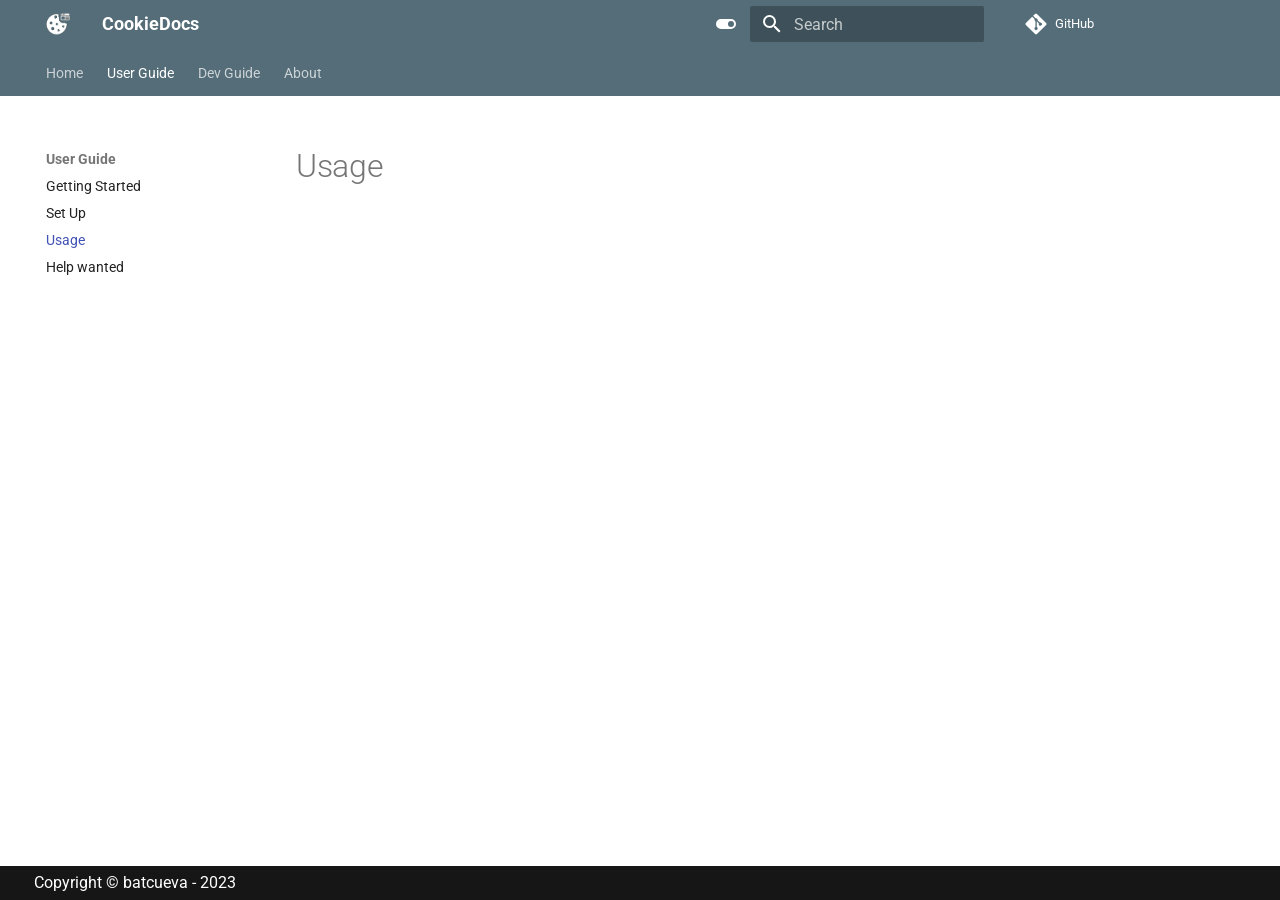
<file: user-guide/usage/index.html>
<!-- Elements added to main will be displayed on all pages -->

<!doctype html>
<html lang="en" class="no-js">
  <head>
    
      <meta charset="utf-8">
      <meta name="viewport" content="width=device-width,initial-scale=1">
      
        <meta name="description" content="Create your documentation site in a few minutes">
      
      
      
      
        <link rel="prev" href="../set-up/">
      
      
        <link rel="next" href="../help/">
      
      
      <link rel="icon" href="../../assets/images/favicon.svg">
      <meta name="generator" content="mkdocs-1.6.0, mkdocs-material-9.5.28">
    
    
      
        <title>Usage - CookieDocs</title>
      
    
    
      <link rel="stylesheet" href="../../assets/stylesheets/main.6543a935.min.css">
      
        
        <link rel="stylesheet" href="../../assets/stylesheets/palette.06af60db.min.css">
      
      


    
    
      
    
    
      
        
        
        <link rel="preconnect" href="https://fonts.gstatic.com" crossorigin>
        <link rel="stylesheet" href="https://fonts.googleapis.com/css?family=Roboto:300,300i,400,400i,700,700i%7CRoboto+Mono:400,400i,700,700i&display=fallback">
        <style>:root{--md-text-font:"Roboto";--md-code-font:"Roboto Mono"}</style>
      
    
    
      <link rel="stylesheet" href="../../assets/stylesheets/extra.css">
    
    <script>__md_scope=new URL("../..",location),__md_hash=e=>[...e].reduce((e,_)=>(e<<5)-e+_.charCodeAt(0),0),__md_get=(e,_=localStorage,t=__md_scope)=>JSON.parse(_.getItem(t.pathname+"."+e)),__md_set=(e,_,t=localStorage,a=__md_scope)=>{try{t.setItem(a.pathname+"."+e,JSON.stringify(_))}catch(e){}}</script>
    
      

    
    
    
  </head>
  
  
    
    
      
    
    
    
    
    <body dir="ltr" data-md-color-scheme="default" data-md-color-primary="blue-grey" data-md-color-accent="teal">
  
    
    <input class="md-toggle" data-md-toggle="drawer" type="checkbox" id="__drawer" autocomplete="off">
    <input class="md-toggle" data-md-toggle="search" type="checkbox" id="__search" autocomplete="off">
    <label class="md-overlay" for="__drawer"></label>
    <div data-md-component="skip">
      
        
        <a href="#usage" class="md-skip">
          Skip to content
        </a>
      
    </div>
    <div data-md-component="announce">
      
    </div>
    
    
      

<header class="md-header" data-md-component="header">
  <nav class="md-header__inner md-grid" aria-label="Header">
    <a href="../.." title="CookieDocs" class="md-header__button md-logo" aria-label="CookieDocs" data-md-component="logo">
      
  <img src="../../assets/images/favicon.svg" alt="logo">

    </a>
    <label class="md-header__button md-icon" for="__drawer">
      
      <svg xmlns="http://www.w3.org/2000/svg" viewBox="0 0 24 24"><path d="M3 6h18v2H3V6m0 5h18v2H3v-2m0 5h18v2H3v-2Z"/></svg>
    </label>
    <div class="md-header__title" data-md-component="header-title">
      <div class="md-header__ellipsis">
        <div class="md-header__topic">
          <span class="md-ellipsis">
            CookieDocs
          </span>
        </div>
        <div class="md-header__topic" data-md-component="header-topic">
          <span class="md-ellipsis">
            
              Usage
            
          </span>
        </div>
      </div>
    </div>
    
      
        <form class="md-header__option" data-md-component="palette">
  
    
    
    
    <input class="md-option" data-md-color-media="" data-md-color-scheme="default" data-md-color-primary="blue-grey" data-md-color-accent="teal"  aria-label="Switch to dark mode"  type="radio" name="__palette" id="__palette_0">
    
      <label class="md-header__button md-icon" title="Switch to dark mode" for="__palette_1" hidden>
        <svg xmlns="http://www.w3.org/2000/svg" viewBox="0 0 24 24"><path d="M17 7H7a5 5 0 0 0-5 5 5 5 0 0 0 5 5h10a5 5 0 0 0 5-5 5 5 0 0 0-5-5m0 8a3 3 0 0 1-3-3 3 3 0 0 1 3-3 3 3 0 0 1 3 3 3 3 0 0 1-3 3Z"/></svg>
      </label>
    
  
    
    
    
    <input class="md-option" data-md-color-media="" data-md-color-scheme="slate" data-md-color-primary="blue-grey" data-md-color-accent="teal"  aria-label="Switch to light mode"  type="radio" name="__palette" id="__palette_1">
    
      <label class="md-header__button md-icon" title="Switch to light mode" for="__palette_0" hidden>
        <svg xmlns="http://www.w3.org/2000/svg" viewBox="0 0 24 24"><path d="M17 6H7c-3.31 0-6 2.69-6 6s2.69 6 6 6h10c3.31 0 6-2.69 6-6s-2.69-6-6-6zm0 10H7c-2.21 0-4-1.79-4-4s1.79-4 4-4h10c2.21 0 4 1.79 4 4s-1.79 4-4 4zM7 9c-1.66 0-3 1.34-3 3s1.34 3 3 3 3-1.34 3-3-1.34-3-3-3z"/></svg>
      </label>
    
  
</form>
      
    
    
      <script>var media,input,key,value,palette=__md_get("__palette");if(palette&&palette.color){"(prefers-color-scheme)"===palette.color.media&&(media=matchMedia("(prefers-color-scheme: light)"),input=document.querySelector(media.matches?"[data-md-color-media='(prefers-color-scheme: light)']":"[data-md-color-media='(prefers-color-scheme: dark)']"),palette.color.media=input.getAttribute("data-md-color-media"),palette.color.scheme=input.getAttribute("data-md-color-scheme"),palette.color.primary=input.getAttribute("data-md-color-primary"),palette.color.accent=input.getAttribute("data-md-color-accent"));for([key,value]of Object.entries(palette.color))document.body.setAttribute("data-md-color-"+key,value)}</script>
    
    
    
      <label class="md-header__button md-icon" for="__search">
        
        <svg xmlns="http://www.w3.org/2000/svg" viewBox="0 0 24 24"><path d="M9.5 3A6.5 6.5 0 0 1 16 9.5c0 1.61-.59 3.09-1.56 4.23l.27.27h.79l5 5-1.5 1.5-5-5v-.79l-.27-.27A6.516 6.516 0 0 1 9.5 16 6.5 6.5 0 0 1 3 9.5 6.5 6.5 0 0 1 9.5 3m0 2C7 5 5 7 5 9.5S7 14 9.5 14 14 12 14 9.5 12 5 9.5 5Z"/></svg>
      </label>
      <div class="md-search" data-md-component="search" role="dialog">
  <label class="md-search__overlay" for="__search"></label>
  <div class="md-search__inner" role="search">
    <form class="md-search__form" name="search">
      <input type="text" class="md-search__input" name="query" aria-label="Search" placeholder="Search" autocapitalize="off" autocorrect="off" autocomplete="off" spellcheck="false" data-md-component="search-query" required>
      <label class="md-search__icon md-icon" for="__search">
        
        <svg xmlns="http://www.w3.org/2000/svg" viewBox="0 0 24 24"><path d="M9.5 3A6.5 6.5 0 0 1 16 9.5c0 1.61-.59 3.09-1.56 4.23l.27.27h.79l5 5-1.5 1.5-5-5v-.79l-.27-.27A6.516 6.516 0 0 1 9.5 16 6.5 6.5 0 0 1 3 9.5 6.5 6.5 0 0 1 9.5 3m0 2C7 5 5 7 5 9.5S7 14 9.5 14 14 12 14 9.5 12 5 9.5 5Z"/></svg>
        
        <svg xmlns="http://www.w3.org/2000/svg" viewBox="0 0 24 24"><path d="M20 11v2H8l5.5 5.5-1.42 1.42L4.16 12l7.92-7.92L13.5 5.5 8 11h12Z"/></svg>
      </label>
      <nav class="md-search__options" aria-label="Search">
        
        <button type="reset" class="md-search__icon md-icon" title="Clear" aria-label="Clear" tabindex="-1">
          
          <svg xmlns="http://www.w3.org/2000/svg" viewBox="0 0 24 24"><path d="M19 6.41 17.59 5 12 10.59 6.41 5 5 6.41 10.59 12 5 17.59 6.41 19 12 13.41 17.59 19 19 17.59 13.41 12 19 6.41Z"/></svg>
        </button>
      </nav>
      
        <div class="md-search__suggest" data-md-component="search-suggest"></div>
      
    </form>
    <div class="md-search__output">
      <div class="md-search__scrollwrap" tabindex="0" data-md-scrollfix>
        <div class="md-search-result" data-md-component="search-result">
          <div class="md-search-result__meta">
            Initializing search
          </div>
          <ol class="md-search-result__list" role="presentation"></ol>
        </div>
      </div>
    </div>
  </div>
</div>
    
    
      <div class="md-header__source">
        <a href="https://github.com/charlstown/cookie-site.git" title="Go to repository" class="md-source" data-md-component="source">
  <div class="md-source__icon md-icon">
    
    <svg xmlns="http://www.w3.org/2000/svg" viewBox="0 0 448 512"><!--! Font Awesome Free 6.5.2 by @fontawesome - https://fontawesome.com License - https://fontawesome.com/license/free (Icons: CC BY 4.0, Fonts: SIL OFL 1.1, Code: MIT License) Copyright 2024 Fonticons, Inc.--><path d="M439.55 236.05 244 40.45a28.87 28.87 0 0 0-40.81 0l-40.66 40.63 51.52 51.52c27.06-9.14 52.68 16.77 43.39 43.68l49.66 49.66c34.23-11.8 61.18 31 35.47 56.69-26.49 26.49-70.21-2.87-56-37.34L240.22 199v121.85c25.3 12.54 22.26 41.85 9.08 55a34.34 34.34 0 0 1-48.55 0c-17.57-17.6-11.07-46.91 11.25-56v-123c-20.8-8.51-24.6-30.74-18.64-45L142.57 101 8.45 235.14a28.86 28.86 0 0 0 0 40.81l195.61 195.6a28.86 28.86 0 0 0 40.8 0l194.69-194.69a28.86 28.86 0 0 0 0-40.81z"/></svg>
  </div>
  <div class="md-source__repository">
    GitHub
  </div>
</a>
      </div>
    
  </nav>
  
</header>
    
    <div class="md-container" data-md-component="container">
      
      
        
          
            
<nav class="md-tabs" aria-label="Tabs" data-md-component="tabs">
  <div class="md-grid">
    <ul class="md-tabs__list">
      
        
  
  
  
    <li class="md-tabs__item">
      <a href="../.." class="md-tabs__link">
        
  
    
  
  Home

      </a>
    </li>
  

      
        
  
  
    
  
  
    
    
      <li class="md-tabs__item md-tabs__item--active">
        <a href="../getting-started/" class="md-tabs__link">
          
  
    
  
  User Guide

        </a>
      </li>
    
  

      
        
  
  
  
    
    
      <li class="md-tabs__item">
        <a href="../../dev-guide/contribute/" class="md-tabs__link">
          
  
    
  
  Dev Guide

        </a>
      </li>
    
  

      
        
  
  
  
    
    
      <li class="md-tabs__item">
        <a href="../../about/license/" class="md-tabs__link">
          
  
    
  
  About

        </a>
      </li>
    
  

      
    </ul>
  </div>
</nav>
          
        
      
      <main class="md-main" data-md-component="main">
        <div class="md-main__inner md-grid">
          
            
              
              <div class="md-sidebar md-sidebar--primary" data-md-component="sidebar" data-md-type="navigation" >
                <div class="md-sidebar__scrollwrap">
                  <div class="md-sidebar__inner">
                    


  


<nav class="md-nav md-nav--primary md-nav--lifted" aria-label="Navigation" data-md-level="0">
  <label class="md-nav__title" for="__drawer">
    <a href="../.." title="CookieDocs" class="md-nav__button md-logo" aria-label="CookieDocs" data-md-component="logo">
      
  <img src="../../assets/images/favicon.svg" alt="logo">

    </a>
    CookieDocs
  </label>
  
    <div class="md-nav__source">
      <a href="https://github.com/charlstown/cookie-site.git" title="Go to repository" class="md-source" data-md-component="source">
  <div class="md-source__icon md-icon">
    
    <svg xmlns="http://www.w3.org/2000/svg" viewBox="0 0 448 512"><!--! Font Awesome Free 6.5.2 by @fontawesome - https://fontawesome.com License - https://fontawesome.com/license/free (Icons: CC BY 4.0, Fonts: SIL OFL 1.1, Code: MIT License) Copyright 2024 Fonticons, Inc.--><path d="M439.55 236.05 244 40.45a28.87 28.87 0 0 0-40.81 0l-40.66 40.63 51.52 51.52c27.06-9.14 52.68 16.77 43.39 43.68l49.66 49.66c34.23-11.8 61.18 31 35.47 56.69-26.49 26.49-70.21-2.87-56-37.34L240.22 199v121.85c25.3 12.54 22.26 41.85 9.08 55a34.34 34.34 0 0 1-48.55 0c-17.57-17.6-11.07-46.91 11.25-56v-123c-20.8-8.51-24.6-30.74-18.64-45L142.57 101 8.45 235.14a28.86 28.86 0 0 0 0 40.81l195.61 195.6a28.86 28.86 0 0 0 40.8 0l194.69-194.69a28.86 28.86 0 0 0 0-40.81z"/></svg>
  </div>
  <div class="md-source__repository">
    GitHub
  </div>
</a>
    </div>
  
  <ul class="md-nav__list" data-md-scrollfix>
    
      
      
  
  
  
  
    <li class="md-nav__item">
      <a href="../.." class="md-nav__link">
        
  
  <span class="md-ellipsis">
    Home
  </span>
  

      </a>
    </li>
  

    
      
      
  
  
    
  
  
  
    
    
      
        
      
        
      
        
      
        
      
    
    
      
        
        
      
      
    
    
    <li class="md-nav__item md-nav__item--active md-nav__item--section md-nav__item--nested">
      
        
        
        <input class="md-nav__toggle md-toggle " type="checkbox" id="__nav_2" checked>
        
          
          <label class="md-nav__link" for="__nav_2" id="__nav_2_label" tabindex="">
            
  
  <span class="md-ellipsis">
    User Guide
  </span>
  

            <span class="md-nav__icon md-icon"></span>
          </label>
        
        <nav class="md-nav" data-md-level="1" aria-labelledby="__nav_2_label" aria-expanded="true">
          <label class="md-nav__title" for="__nav_2">
            <span class="md-nav__icon md-icon"></span>
            User Guide
          </label>
          <ul class="md-nav__list" data-md-scrollfix>
            
              
                
  
  
  
  
    <li class="md-nav__item">
      <a href="../getting-started/" class="md-nav__link">
        
  
  <span class="md-ellipsis">
    Getting Started
  </span>
  

      </a>
    </li>
  

              
            
              
                
  
  
  
  
    <li class="md-nav__item">
      <a href="../set-up/" class="md-nav__link">
        
  
  <span class="md-ellipsis">
    Set Up
  </span>
  

      </a>
    </li>
  

              
            
              
                
  
  
    
  
  
  
    <li class="md-nav__item md-nav__item--active">
      
      <input class="md-nav__toggle md-toggle" type="checkbox" id="__toc">
      
      
        
      
      
      <a href="./" class="md-nav__link md-nav__link--active">
        
  
  <span class="md-ellipsis">
    Usage
  </span>
  

      </a>
      
    </li>
  

              
            
              
                
  
  
  
  
    <li class="md-nav__item">
      <a href="../help/" class="md-nav__link">
        
  
  <span class="md-ellipsis">
    Help wanted
  </span>
  

      </a>
    </li>
  

              
            
          </ul>
        </nav>
      
    </li>
  

    
      
      
  
  
  
  
    
    
      
        
      
        
      
    
    
      
      
    
    
    <li class="md-nav__item md-nav__item--nested">
      
        
        
        <input class="md-nav__toggle md-toggle " type="checkbox" id="__nav_3" >
        
          
          <label class="md-nav__link" for="__nav_3" id="__nav_3_label" tabindex="0">
            
  
  <span class="md-ellipsis">
    Dev Guide
  </span>
  

            <span class="md-nav__icon md-icon"></span>
          </label>
        
        <nav class="md-nav" data-md-level="1" aria-labelledby="__nav_3_label" aria-expanded="false">
          <label class="md-nav__title" for="__nav_3">
            <span class="md-nav__icon md-icon"></span>
            Dev Guide
          </label>
          <ul class="md-nav__list" data-md-scrollfix>
            
              
                
  
  
  
  
    <li class="md-nav__item">
      <a href="../../dev-guide/contribute/" class="md-nav__link">
        
  
  <span class="md-ellipsis">
    Contribute
  </span>
  

      </a>
    </li>
  

              
            
              
                
  
  
  
  
    <li class="md-nav__item">
      <a href="../../dev-guide/ci-cd/" class="md-nav__link">
        
  
  <span class="md-ellipsis">
    CI CD
  </span>
  

      </a>
    </li>
  

              
            
          </ul>
        </nav>
      
    </li>
  

    
      
      
  
  
  
  
    
    
      
        
      
        
      
    
    
      
      
    
    
    <li class="md-nav__item md-nav__item--nested">
      
        
        
        <input class="md-nav__toggle md-toggle " type="checkbox" id="__nav_4" >
        
          
          <label class="md-nav__link" for="__nav_4" id="__nav_4_label" tabindex="0">
            
  
  <span class="md-ellipsis">
    About
  </span>
  

            <span class="md-nav__icon md-icon"></span>
          </label>
        
        <nav class="md-nav" data-md-level="1" aria-labelledby="__nav_4_label" aria-expanded="false">
          <label class="md-nav__title" for="__nav_4">
            <span class="md-nav__icon md-icon"></span>
            About
          </label>
          <ul class="md-nav__list" data-md-scrollfix>
            
              
                
  
  
  
  
    <li class="md-nav__item">
      <a href="../../about/license/" class="md-nav__link">
        
  
  <span class="md-ellipsis">
    License
  </span>
  

      </a>
    </li>
  

              
            
              
                
  
  
  
  
    <li class="md-nav__item">
      <a href="../../about/external-links/" class="md-nav__link">
        
  
  <span class="md-ellipsis">
    External links
  </span>
  

      </a>
    </li>
  

              
            
          </ul>
        </nav>
      
    </li>
  

    
  </ul>
</nav>
                  </div>
                </div>
              </div>
            
            
              
              <div class="md-sidebar md-sidebar--secondary" data-md-component="sidebar" data-md-type="toc" >
                <div class="md-sidebar__scrollwrap">
                  <div class="md-sidebar__inner">
                    

<nav class="md-nav md-nav--secondary" aria-label="Table of contents">
  
  
  
    
  
  
</nav>
                  </div>
                </div>
              </div>
            
          
          
            <div class="md-content" data-md-component="content">
              <article class="md-content__inner md-typeset">
                
                  

  
  


<h1 id="usage">Usage<a class="headerlink" href="#usage" title="Permanent link">&para;</a></h1>












                
              </article>
            </div>
          
          
  <script>var tabs=__md_get("__tabs");if(Array.isArray(tabs))e:for(var set of document.querySelectorAll(".tabbed-set")){var tab,labels=set.querySelector(".tabbed-labels");for(tab of tabs)for(var label of labels.getElementsByTagName("label"))if(label.innerText.trim()===tab){var input=document.getElementById(label.htmlFor);input.checked=!0;continue e}}</script>

<script>var target=document.getElementById(location.hash.slice(1));target&&target.name&&(target.checked=target.name.startsWith("__tabbed_"))</script>
        </div>
        
          <button type="button" class="md-top md-icon" data-md-component="top" hidden>
  
  <svg xmlns="http://www.w3.org/2000/svg" viewBox="0 0 24 24"><path d="M13 20h-2V8l-5.5 5.5-1.42-1.42L12 4.16l7.92 7.92-1.42 1.42L13 8v12Z"/></svg>
  Back to top
</button>
        
      </main>
      
<footer class="md-footer">
    <div class="md-footer-meta md-typeset">
        <div class="md-footer-meta__inner md-grid">
            <!-- Copyright and theme information -->
            <div class="md-footer-copyright">
                
                <div class="md-footer-copyright__highlight">
                    Copyright &copy; batcueva - 2023
                </div>
                
            </div>
            
            <div class="md-social">
  
</div>
            
        </div>
    </div>
</footer>

    </div>
    <div class="md-dialog" data-md-component="dialog">
      <div class="md-dialog__inner md-typeset"></div>
    </div>
    
    
    <script id="__config" type="application/json">{"base": "../..", "features": ["navigation.path", "navigation.tracking", "navigation.tabs", "navigation.tabs", "navigation.footer", "navigation.top", "search.suggest", "search.highlight", "content.code.copy", "content.tabs.link", "navigation.indexes"], "search": "../../assets/javascripts/workers/search.b8dbb3d2.min.js", "translations": {"clipboard.copied": "Copied to clipboard", "clipboard.copy": "Copy to clipboard", "search.result.more.one": "1 more on this page", "search.result.more.other": "# more on this page", "search.result.none": "No matching documents", "search.result.one": "1 matching document", "search.result.other": "# matching documents", "search.result.placeholder": "Type to start searching", "search.result.term.missing": "Missing", "select.version": "Select version"}}</script>
    
    
      <script src="../../assets/javascripts/bundle.fe8b6f2b.min.js"></script>
      
        <script src="../../assets/javascripts/extra.js"></script>
      
    
  </body>
</html>
</file>
<file: assets/stylesheets/extra.css>
/* Global CSS */

hr {
    border: 0;
    box-sizing: initial;
    display: block;
    height: 0.05rem;
    overflow: visible;
    padding: 0;
    border-bottom: 0.05rem solid var(--md-default-fg-color--lightest);
    display: flow-root;
    margin: 2em 0;
  }
  
  .highlighted {
    color: var(--md-accent-fg-color);
    font-weight: bold;
  }
  
  .text-custom-color {
    color: var(--md-accent-fg-color)!important;
  }
  
  .image-border {
    border-radius: 1rem;
    border: 0.1rem solid var(--md-default-fg-color--lightest);
  }
  
  .steps ul {
    list-style-type: none;
    counter-reset: item;
    margin: 0;
    padding: 0;
  }
  
  .steps li::before {
  content: counter(item);
  background-color: var(--md-default-fg-color--lightest);
  border: 0px solid black;
  border-radius: 100%;
  display: inline-block;
  width: 20px;
  height: 20px;
  line-height: 20px;
  text-align: center;
  position: absolute;
  left: 0;
  top: 0;
  color: black;
  font-size: .7rem;
  }
  
  .steps li {
    counter-increment: item;
    margin-bottom: 1rem!important;
    position: relative;
    padding-left: 30px;
  }
  
  .unit {
    justify-content: left;
    display: grid;
    grid-gap: 1rem;
    margin: 0.5rem 0;
    padding-bottom: 0.4rem;
  }
  
  .unit ul {
    display: contents!important;
  }
  
  .unit ul hr {
    height: 10px;
  }
  
  .unit > ul > li {
    list-style: none;
    text-align: left;
    padding: 0.8rem;
    border: 0.05rem solid var(--md-default-fg-color--lightest);
    border-radius: 0.1rem;
    display: block;
    transition: border .25s,box-shadow .25s;
    height: 100%;
    position: relative;
    margin-left: 0!important;
  }
  
  .output {
  width: 200px;
  border: 1px solid var(--md-default-fg-color--lightest);
  border-radius: 15px;
  display: block;
  margin: 0;
  padding: .7em .7em;
  width: auto;
  color: grey;
  font-style: italic;
  font-family: var(--md-code-font-family);
  font-size: .85em;
  }
  
  div.output::before {
  content: "Output:";
  display: block;
  margin-bottom: 10px;
  font-size: small;
  }
  
  /* Classes to create grids and cards embeded in the markdown (extension md_in_html needed) */
  .cards {
  justify-content: center;
  display: grid;
  grid-gap: 0.4rem;
  margin: 0.5rem 0;
  }
  
  .img-max-height {
    max-height: 450px!important;
  }
  
  .row-1 {
    grid-template-columns: none!important;
    }
  
  .row-2 {
  grid-template-columns: repeat(2, minmax(8rem, 1fr));
  }
  
  .row-auto {
  grid-template-columns: repeat(auto-fit, minmax(8rem, 1fr));
  }
  
  .cards ul {
  display: contents!important;
  }
  
  .cards ul li {
  list-style: none;
  text-align: left;
  padding: 0.8rem;
  border: 0.05rem solid var(--md-default-fg-color--lightest);
  border-radius: 0.1rem;
  display: block;
  transition: border .25s,box-shadow .25s;
  height: 100%;
  position: relative;
  }
  
  .cards p:nth-last-child(2) {
  margin-bottom: 1rem;
  }
  
  .cards ul p:has(a) {
  bottom: 0;
  }

  .cards a {
    margin-bottom: 10px;
  }
  
  .cards hr {
  margin: 0.3rem 0;
  }
  
  .cards ul li:hover {
  border-color: #0000;
  box-shadow: var(--md-shadow-z2);
  }
  
  .grid {
  grid-gap: 0.4rem;
  display: grid;
  margin: 1em 0;
  }
  
  .grid ul {
  display: contents!important;
  list-style: none;
  }
  
  /* .grid ul li a {
  list-style: none;
  text-align: left;
  padding: 0.8rem;
  border: 0.05rem solid var(--md-default-fg-color--lightest);
  border-radius: 0.1rem;
  display: block;
  transition: border .25s, color .25s;
  }
  
  .grid ul li a:hover {
  border-color: var(--md-accent-fg-color);
  color: var(--md-accent-fg-color);
  } */
</file>
<file: assets/stylesheets/main.6543a935.min.css>
@charset "UTF-8";html{-webkit-text-size-adjust:none;-moz-text-size-adjust:none;text-size-adjust:none;box-sizing:border-box}*,:after,:before{box-sizing:inherit}@media (prefers-reduced-motion){*,:after,:before{transition:none!important}}body{margin:0}a,button,input,label{-webkit-tap-highlight-color:transparent}a{color:inherit;text-decoration:none}hr{border:0;box-sizing:initial;display:block;height:.05rem;overflow:visible;padding:0}small{font-size:80%}sub,sup{line-height:1em}img{border-style:none}table{border-collapse:initial;border-spacing:0}td,th{font-weight:400;vertical-align:top}button{background:#0000;border:0;font-family:inherit;font-size:inherit;margin:0;padding:0}input{border:0;outline:none}:root{--md-primary-fg-color:#4051b5;--md-primary-fg-color--light:#5d6cc0;--md-primary-fg-color--dark:#303fa1;--md-primary-bg-color:#fff;--md-primary-bg-color--light:#ffffffb3;--md-accent-fg-color:#526cfe;--md-accent-fg-color--transparent:#526cfe1a;--md-accent-bg-color:#fff;--md-accent-bg-color--light:#ffffffb3}[data-md-color-scheme=default]{color-scheme:light}[data-md-color-scheme=default] img[src$="#gh-dark-mode-only"],[data-md-color-scheme=default] img[src$="#only-dark"]{display:none}:root,[data-md-color-scheme=default]{--md-hue:225deg;--md-default-fg-color:#000000de;--md-default-fg-color--light:#0000008a;--md-default-fg-color--lighter:#00000052;--md-default-fg-color--lightest:#00000012;--md-default-bg-color:#fff;--md-default-bg-color--light:#ffffffb3;--md-default-bg-color--lighter:#ffffff4d;--md-default-bg-color--lightest:#ffffff1f;--md-code-fg-color:#36464e;--md-code-bg-color:#f5f5f5;--md-code-hl-color:#4287ff;--md-code-hl-color--light:#4287ff1a;--md-code-hl-number-color:#d52a2a;--md-code-hl-special-color:#db1457;--md-code-hl-function-color:#a846b9;--md-code-hl-constant-color:#6e59d9;--md-code-hl-keyword-color:#3f6ec6;--md-code-hl-string-color:#1c7d4d;--md-code-hl-name-color:var(--md-code-fg-color);--md-code-hl-operator-color:var(--md-default-fg-color--light);--md-code-hl-punctuation-color:var(--md-default-fg-color--light);--md-code-hl-comment-color:var(--md-default-fg-color--light);--md-code-hl-generic-color:var(--md-default-fg-color--light);--md-code-hl-variable-color:var(--md-default-fg-color--light);--md-typeset-color:var(--md-default-fg-color);--md-typeset-a-color:var(--md-primary-fg-color);--md-typeset-del-color:#f5503d26;--md-typeset-ins-color:#0bd57026;--md-typeset-kbd-color:#fafafa;--md-typeset-kbd-accent-color:#fff;--md-typeset-kbd-border-color:#b8b8b8;--md-typeset-mark-color:#ffff0080;--md-typeset-table-color:#0000001f;--md-typeset-table-color--light:rgba(0,0,0,.035);--md-admonition-fg-color:var(--md-default-fg-color);--md-admonition-bg-color:var(--md-default-bg-color);--md-warning-fg-color:#000000de;--md-warning-bg-color:#ff9;--md-footer-fg-color:#fff;--md-footer-fg-color--light:#ffffffb3;--md-footer-fg-color--lighter:#ffffff73;--md-footer-bg-color:#000000de;--md-footer-bg-color--dark:#00000052;--md-shadow-z1:0 0.2rem 0.5rem #0000000d,0 0 0.05rem #0000001a;--md-shadow-z2:0 0.2rem 0.5rem #0000001a,0 0 0.05rem #00000040;--md-shadow-z3:0 0.2rem 0.5rem #0003,0 0 0.05rem #00000059}.md-icon svg{fill:currentcolor;display:block;height:1.2rem;width:1.2rem}body{-webkit-font-smoothing:antialiased;-moz-osx-font-smoothing:grayscale;--md-text-font-family:var(--md-text-font,_),-apple-system,BlinkMacSystemFont,Helvetica,Arial,sans-serif;--md-code-font-family:var(--md-code-font,_),SFMono-Regular,Consolas,Menlo,monospace}aside,body,input{font-feature-settings:"kern","liga";color:var(--md-typeset-color);font-family:var(--md-text-font-family)}code,kbd,pre{font-feature-settings:"kern";font-family:var(--md-code-font-family)}:root{--md-typeset-table-sort-icon:url('data:image/svg+xml;charset=utf-8,<svg xmlns="http://www.w3.org/2000/svg" viewBox="0 0 24 24"><path d="m18 21-4-4h3V7h-3l4-4 4 4h-3v10h3M2 19v-2h10v2M2 13v-2h7v2M2 7V5h4v2H2Z"/></svg>');--md-typeset-table-sort-icon--asc:url('data:image/svg+xml;charset=utf-8,<svg xmlns="http://www.w3.org/2000/svg" viewBox="0 0 24 24"><path d="M19 17h3l-4 4-4-4h3V3h2M2 17h10v2H2M6 5v2H2V5m0 6h7v2H2v-2Z"/></svg>');--md-typeset-table-sort-icon--desc:url('data:image/svg+xml;charset=utf-8,<svg xmlns="http://www.w3.org/2000/svg" viewBox="0 0 24 24"><path d="M19 7h3l-4-4-4 4h3v14h2M2 17h10v2H2M6 5v2H2V5m0 6h7v2H2v-2Z"/></svg>')}.md-typeset{-webkit-print-color-adjust:exact;color-adjust:exact;font-size:.8rem;line-height:1.6}@media print{.md-typeset{font-size:.68rem}}.md-typeset blockquote,.md-typeset dl,.md-typeset figure,.md-typeset ol,.md-typeset pre,.md-typeset ul{margin-bottom:1em;margin-top:1em}.md-typeset h1{color:var(--md-default-fg-color--light);font-size:2em;line-height:1.3;margin:0 0 1.25em}.md-typeset h1,.md-typeset h2{font-weight:300;letter-spacing:-.01em}.md-typeset h2{font-size:1.5625em;line-height:1.4;margin:1.6em 0 .64em}.md-typeset h3{font-size:1.25em;font-weight:400;letter-spacing:-.01em;line-height:1.5;margin:1.6em 0 .8em}.md-typeset h2+h3{margin-top:.8em}.md-typeset h4{font-weight:700;letter-spacing:-.01em;margin:1em 0}.md-typeset h5,.md-typeset h6{color:var(--md-default-fg-color--light);font-size:.8em;font-weight:700;letter-spacing:-.01em;margin:1.25em 0}.md-typeset h5{text-transform:uppercase}.md-typeset hr{border-bottom:.05rem solid var(--md-default-fg-color--lightest);display:flow-root;margin:1.5em 0}.md-typeset a{color:var(--md-typeset-a-color);word-break:break-word}.md-typeset a,.md-typeset a:before{transition:color 125ms}.md-typeset a:focus,.md-typeset a:hover{color:var(--md-accent-fg-color)}.md-typeset a:focus code,.md-typeset a:hover code{background-color:var(--md-accent-fg-color--transparent)}.md-typeset a code{color:currentcolor;transition:background-color 125ms}.md-typeset a.focus-visible{outline-color:var(--md-accent-fg-color);outline-offset:.2rem}.md-typeset code,.md-typeset kbd,.md-typeset pre{color:var(--md-code-fg-color);direction:ltr;font-variant-ligatures:none}@media print{.md-typeset code,.md-typeset kbd,.md-typeset pre{white-space:pre-wrap}}.md-typeset code{background-color:var(--md-code-bg-color);border-radius:.1rem;-webkit-box-decoration-break:clone;box-decoration-break:clone;font-size:.85em;padding:0 .2941176471em;word-break:break-word}.md-typeset code:not(.focus-visible){-webkit-tap-highlight-color:transparent;outline:none}.md-typeset pre{display:flow-root;line-height:1.4;position:relative}.md-typeset pre>code{-webkit-box-decoration-break:slice;box-decoration-break:slice;box-shadow:none;display:block;margin:0;outline-color:var(--md-accent-fg-color);overflow:auto;padding:.7720588235em 1.1764705882em;scrollbar-color:var(--md-default-fg-color--lighter) #0000;scrollbar-width:thin;touch-action:auto;word-break:normal}.md-typeset pre>code:hover{scrollbar-color:var(--md-accent-fg-color) #0000}.md-typeset pre>code::-webkit-scrollbar{height:.2rem;width:.2rem}.md-typeset pre>code::-webkit-scrollbar-thumb{background-color:var(--md-default-fg-color--lighter)}.md-typeset pre>code::-webkit-scrollbar-thumb:hover{background-color:var(--md-accent-fg-color)}.md-typeset kbd{background-color:var(--md-typeset-kbd-color);border-radius:.1rem;box-shadow:0 .1rem 0 .05rem var(--md-typeset-kbd-border-color),0 .1rem 0 var(--md-typeset-kbd-border-color),0 -.1rem .2rem var(--md-typeset-kbd-accent-color) inset;color:var(--md-default-fg-color);display:inline-block;font-size:.75em;padding:0 .6666666667em;vertical-align:text-top;word-break:break-word}.md-typeset mark{background-color:var(--md-typeset-mark-color);-webkit-box-decoration-break:clone;box-decoration-break:clone;color:inherit;word-break:break-word}.md-typeset abbr{border-bottom:.05rem dotted var(--md-default-fg-color--light);cursor:help;text-decoration:none}.md-typeset small{opacity:.75}[dir=ltr] .md-typeset sub,[dir=ltr] .md-typeset sup{margin-left:.078125em}[dir=rtl] .md-typeset sub,[dir=rtl] .md-typeset sup{margin-right:.078125em}[dir=ltr] .md-typeset blockquote{padding-left:.6rem}[dir=rtl] .md-typeset blockquote{padding-right:.6rem}[dir=ltr] .md-typeset blockquote{border-left:.2rem solid var(--md-default-fg-color--lighter)}[dir=rtl] .md-typeset blockquote{border-right:.2rem solid var(--md-default-fg-color--lighter)}.md-typeset blockquote{color:var(--md-default-fg-color--light);margin-left:0;margin-right:0}.md-typeset ul{list-style-type:disc}[dir=ltr] .md-typeset ol,[dir=ltr] .md-typeset ul{margin-left:.625em}[dir=rtl] .md-typeset ol,[dir=rtl] .md-typeset ul{margin-right:.625em}.md-typeset ol,.md-typeset ul{padding:0}.md-typeset ol:not([hidden]),.md-typeset ul:not([hidden]){display:flow-root}.md-typeset ol ol,.md-typeset ul ol{list-style-type:lower-alpha}.md-typeset ol ol ol,.md-typeset ul ol ol{list-style-type:lower-roman}[dir=ltr] .md-typeset ol li,[dir=ltr] .md-typeset ul li{margin-left:1.25em}[dir=rtl] .md-typeset ol li,[dir=rtl] .md-typeset ul li{margin-right:1.25em}.md-typeset ol li,.md-typeset ul li{margin-bottom:.5em}.md-typeset ol li blockquote,.md-typeset ol li p,.md-typeset ul li blockquote,.md-typeset ul li p{margin:.5em 0}.md-typeset ol li:last-child,.md-typeset ul li:last-child{margin-bottom:0}[dir=ltr] .md-typeset ol li ol,[dir=ltr] .md-typeset ol li ul,[dir=ltr] .md-typeset ul li ol,[dir=ltr] .md-typeset ul li ul{margin-left:.625em}[dir=rtl] .md-typeset ol li ol,[dir=rtl] .md-typeset ol li ul,[dir=rtl] .md-typeset ul li ol,[dir=rtl] .md-typeset ul li ul{margin-right:.625em}.md-typeset ol li ol,.md-typeset ol li ul,.md-typeset ul li ol,.md-typeset ul li ul{margin-bottom:.5em;margin-top:.5em}[dir=ltr] .md-typeset dd{margin-left:1.875em}[dir=rtl] .md-typeset dd{margin-right:1.875em}.md-typeset dd{margin-bottom:1.5em;margin-top:1em}.md-typeset img,.md-typeset svg,.md-typeset video{height:auto;max-width:100%}.md-typeset img[align=left]{margin:1em 1em 1em 0}.md-typeset img[align=right]{margin:1em 0 1em 1em}.md-typeset img[align]:only-child{margin-top:0}.md-typeset figure{display:flow-root;margin:1em auto;max-width:100%;text-align:center;width:-moz-fit-content;width:fit-content}.md-typeset figure img{display:block;margin:0 auto}.md-typeset figcaption{font-style:italic;margin:1em auto;max-width:24rem}.md-typeset iframe{max-width:100%}.md-typeset table:not([class]){background-color:var(--md-default-bg-color);border:.05rem solid var(--md-typeset-table-color);border-radius:.1rem;display:inline-block;font-size:.64rem;max-width:100%;overflow:auto;touch-action:auto}@media print{.md-typeset table:not([class]){display:table}}.md-typeset table:not([class])+*{margin-top:1.5em}.md-typeset table:not([class]) td>:first-child,.md-typeset table:not([class]) th>:first-child{margin-top:0}.md-typeset table:not([class]) td>:last-child,.md-typeset table:not([class]) th>:last-child{margin-bottom:0}.md-typeset table:not([class]) td:not([align]),.md-typeset table:not([class]) th:not([align]){text-align:left}[dir=rtl] .md-typeset table:not([class]) td:not([align]),[dir=rtl] .md-typeset table:not([class]) th:not([align]){text-align:right}.md-typeset table:not([class]) th{font-weight:700;min-width:5rem;padding:.9375em 1.25em;vertical-align:top}.md-typeset table:not([class]) td{border-top:.05rem solid var(--md-typeset-table-color);padding:.9375em 1.25em;vertical-align:top}.md-typeset table:not([class]) tbody tr{transition:background-color 125ms}.md-typeset table:not([class]) tbody tr:hover{background-color:var(--md-typeset-table-color--light);box-shadow:0 .05rem 0 var(--md-default-bg-color) inset}.md-typeset table:not([class]) a{word-break:normal}.md-typeset table th[role=columnheader]{cursor:pointer}[dir=ltr] .md-typeset table th[role=columnheader]:after{margin-left:.5em}[dir=rtl] .md-typeset table th[role=columnheader]:after{margin-right:.5em}.md-typeset table th[role=columnheader]:after{content:"";display:inline-block;height:1.2em;-webkit-mask-image:var(--md-typeset-table-sort-icon);mask-image:var(--md-typeset-table-sort-icon);-webkit-mask-repeat:no-repeat;mask-repeat:no-repeat;-webkit-mask-size:contain;mask-size:contain;transition:background-color 125ms;vertical-align:text-bottom;width:1.2em}.md-typeset table th[role=columnheader]:hover:after{background-color:var(--md-default-fg-color--lighter)}.md-typeset table th[role=columnheader][aria-sort=ascending]:after{background-color:var(--md-default-fg-color--light);-webkit-mask-image:var(--md-typeset-table-sort-icon--asc);mask-image:var(--md-typeset-table-sort-icon--asc)}.md-typeset table th[role=columnheader][aria-sort=descending]:after{background-color:var(--md-default-fg-color--light);-webkit-mask-image:var(--md-typeset-table-sort-icon--desc);mask-image:var(--md-typeset-table-sort-icon--desc)}.md-typeset__scrollwrap{margin:1em -.8rem;overflow-x:auto;touch-action:auto}.md-typeset__table{display:inline-block;margin-bottom:.5em;padding:0 .8rem}@media print{.md-typeset__table{display:block}}html .md-typeset__table table{display:table;margin:0;overflow:hidden;width:100%}@media screen and (max-width:44.984375em){.md-content__inner>pre{margin:1em -.8rem}.md-content__inner>pre code{border-radius:0}}.md-typeset .md-author{border-radius:100%;display:block;flex-shrink:0;height:1.6rem;overflow:hidden;position:relative;transition:color 125ms,transform 125ms;width:1.6rem}.md-typeset .md-author img{display:block}.md-typeset .md-author--more{background:var(--md-default-fg-color--lightest);color:var(--md-default-fg-color--lighter);font-size:.6rem;font-weight:700;line-height:1.6rem;text-align:center}.md-typeset .md-author--long{height:2.4rem;width:2.4rem}.md-typeset a.md-author{transform:scale(1)}.md-typeset a.md-author img{border-radius:100%;filter:grayscale(100%) opacity(75%);transition:filter 125ms}.md-typeset a.md-author:focus,.md-typeset a.md-author:hover{transform:scale(1.1);z-index:1}.md-typeset a.md-author:focus img,.md-typeset a.md-author:hover img{filter:grayscale(0)}.md-banner{background-color:var(--md-footer-bg-color);color:var(--md-footer-fg-color);overflow:auto}@media print{.md-banner{display:none}}.md-banner--warning{background-color:var(--md-warning-bg-color);color:var(--md-warning-fg-color)}.md-banner__inner{font-size:.7rem;margin:.6rem auto;padding:0 .8rem}[dir=ltr] .md-banner__button{float:right}[dir=rtl] .md-banner__button{float:left}.md-banner__button{color:inherit;cursor:pointer;transition:opacity .25s}.no-js .md-banner__button{display:none}.md-banner__button:hover{opacity:.7}html{font-size:125%;height:100%;overflow-x:hidden}@media screen and (min-width:100em){html{font-size:137.5%}}@media screen and (min-width:125em){html{font-size:150%}}body{background-color:var(--md-default-bg-color);display:flex;flex-direction:column;font-size:.5rem;min-height:100%;position:relative;width:100%}@media print{body{display:block}}@media screen and (max-width:59.984375em){body[data-md-scrolllock]{position:fixed}}.md-grid{margin-left:auto;margin-right:auto;max-width:61rem}.md-container{display:flex;flex-direction:column;flex-grow:1}@media print{.md-container{display:block}}.md-main{flex-grow:1}.md-main__inner{display:flex;height:100%;margin-top:1.5rem}.md-ellipsis{overflow:hidden;text-overflow:ellipsis}.md-toggle{display:none}.md-option{height:0;opacity:0;position:absolute;width:0}.md-option:checked+label:not([hidden]){display:block}.md-option.focus-visible+label{outline-color:var(--md-accent-fg-color);outline-style:auto}.md-skip{background-color:var(--md-default-fg-color);border-radius:.1rem;color:var(--md-default-bg-color);font-size:.64rem;margin:.5rem;opacity:0;outline-color:var(--md-accent-fg-color);padding:.3rem .5rem;position:fixed;transform:translateY(.4rem);z-index:-1}.md-skip:focus{opacity:1;transform:translateY(0);transition:transform .25s cubic-bezier(.4,0,.2,1),opacity 175ms 75ms;z-index:10}@page{margin:25mm}:root{--md-clipboard-icon:url('data:image/svg+xml;charset=utf-8,<svg xmlns="http://www.w3.org/2000/svg" viewBox="0 0 24 24"><path d="M19 21H8V7h11m0-2H8a2 2 0 0 0-2 2v14a2 2 0 0 0 2 2h11a2 2 0 0 0 2-2V7a2 2 0 0 0-2-2m-3-4H4a2 2 0 0 0-2 2v14h2V3h12V1Z"/></svg>')}.md-clipboard{border-radius:.1rem;color:var(--md-default-fg-color--lightest);cursor:pointer;height:1.5em;outline-color:var(--md-accent-fg-color);outline-offset:.1rem;position:absolute;right:.5em;top:.5em;transition:color .25s;width:1.5em;z-index:1}@media print{.md-clipboard{display:none}}.md-clipboard:not(.focus-visible){-webkit-tap-highlight-color:transparent;outline:none}:hover>.md-clipboard{color:var(--md-default-fg-color--light)}.md-clipboard:focus,.md-clipboard:hover{color:var(--md-accent-fg-color)}.md-clipboard:after{background-color:currentcolor;content:"";display:block;height:1.125em;margin:0 auto;-webkit-mask-image:var(--md-clipboard-icon);mask-image:var(--md-clipboard-icon);-webkit-mask-position:center;mask-position:center;-webkit-mask-repeat:no-repeat;mask-repeat:no-repeat;-webkit-mask-size:contain;mask-size:contain;width:1.125em}.md-clipboard--inline{cursor:pointer}.md-clipboard--inline code{transition:color .25s,background-color .25s}.md-clipboard--inline:focus code,.md-clipboard--inline:hover code{background-color:var(--md-accent-fg-color--transparent);color:var(--md-accent-fg-color)}.md-typeset .md-code__content{display:grid}@keyframes consent{0%{opacity:0;transform:translateY(100%)}to{opacity:1;transform:translateY(0)}}@keyframes overlay{0%{opacity:0}to{opacity:1}}.md-consent__overlay{animation:overlay .25s both;-webkit-backdrop-filter:blur(.1rem);backdrop-filter:blur(.1rem);background-color:#0000008a;height:100%;opacity:1;position:fixed;top:0;width:100%;z-index:5}.md-consent__inner{animation:consent .5s cubic-bezier(.1,.7,.1,1) both;background-color:var(--md-default-bg-color);border:0;border-radius:.1rem;bottom:0;box-shadow:0 0 .2rem #0000001a,0 .2rem .4rem #0003;max-height:100%;overflow:auto;padding:0;position:fixed;width:100%;z-index:5}.md-consent__form{padding:.8rem}.md-consent__settings{display:none;margin:1em 0}input:checked+.md-consent__settings{display:block}.md-consent__controls{margin-bottom:.8rem}.md-typeset .md-consent__controls .md-button{display:inline}@media screen and (max-width:44.984375em){.md-typeset .md-consent__controls .md-button{display:block;margin-top:.4rem;text-align:center;width:100%}}.md-consent label{cursor:pointer}.md-content{flex-grow:1;min-width:0}.md-content__inner{margin:0 .8rem 1.2rem;padding-top:.6rem}@media screen and (min-width:76.25em){[dir=ltr] .md-sidebar--primary:not([hidden])~.md-content>.md-content__inner{margin-left:1.2rem}[dir=ltr] .md-sidebar--secondary:not([hidden])~.md-content>.md-content__inner,[dir=rtl] .md-sidebar--primary:not([hidden])~.md-content>.md-content__inner{margin-right:1.2rem}[dir=rtl] .md-sidebar--secondary:not([hidden])~.md-content>.md-content__inner{margin-left:1.2rem}}.md-content__inner:before{content:"";display:block;height:.4rem}.md-content__inner>:last-child{margin-bottom:0}[dir=ltr] .md-content__button{float:right}[dir=rtl] .md-content__button{float:left}[dir=ltr] .md-content__button{margin-left:.4rem}[dir=rtl] .md-content__button{margin-right:.4rem}.md-content__button{margin:.4rem 0;padding:0}@media print{.md-content__button{display:none}}.md-typeset .md-content__button{color:var(--md-default-fg-color--lighter)}.md-content__button svg{display:inline;vertical-align:top}[dir=rtl] .md-content__button svg{transform:scaleX(-1)}[dir=ltr] .md-dialog{right:.8rem}[dir=rtl] .md-dialog{left:.8rem}.md-dialog{background-color:var(--md-default-fg-color);border-radius:.1rem;bottom:.8rem;box-shadow:var(--md-shadow-z3);min-width:11.1rem;opacity:0;padding:.4rem .6rem;pointer-events:none;position:fixed;transform:translateY(100%);transition:transform 0ms .4s,opacity .4s;z-index:4}@media print{.md-dialog{display:none}}.md-dialog--active{opacity:1;pointer-events:auto;transform:translateY(0);transition:transform .4s cubic-bezier(.075,.85,.175,1),opacity .4s}.md-dialog__inner{color:var(--md-default-bg-color);font-size:.7rem}.md-feedback{margin:2em 0 1em;text-align:center}.md-feedback fieldset{border:none;margin:0;padding:0}.md-feedback__title{font-weight:700;margin:1em auto}.md-feedback__inner{position:relative}.md-feedback__list{display:flex;flex-wrap:wrap;place-content:baseline center;position:relative}.md-feedback__list:hover .md-icon:not(:disabled){color:var(--md-default-fg-color--lighter)}:disabled .md-feedback__list{min-height:1.8rem}.md-feedback__icon{color:var(--md-default-fg-color--light);cursor:pointer;flex-shrink:0;margin:0 .1rem;transition:color 125ms}.md-feedback__icon:not(:disabled).md-icon:hover{color:var(--md-accent-fg-color)}.md-feedback__icon:disabled{color:var(--md-default-fg-color--lightest);pointer-events:none}.md-feedback__note{opacity:0;position:relative;transform:translateY(.4rem);transition:transform .4s cubic-bezier(.1,.7,.1,1),opacity .15s}.md-feedback__note>*{margin:0 auto;max-width:16rem}:disabled .md-feedback__note{opacity:1;transform:translateY(0)}.md-footer{background-color:var(--md-footer-bg-color);color:var(--md-footer-fg-color)}@media print{.md-footer{display:none}}.md-footer__inner{justify-content:space-between;overflow:auto;padding:.2rem}.md-footer__inner:not([hidden]){display:flex}.md-footer__link{align-items:end;display:flex;flex-grow:0.01;margin-bottom:.4rem;margin-top:1rem;max-width:100%;outline-color:var(--md-accent-fg-color);overflow:hidden;transition:opacity .25s}.md-footer__link:focus,.md-footer__link:hover{opacity:.7}[dir=rtl] .md-footer__link svg{transform:scaleX(-1)}@media screen and (max-width:44.984375em){.md-footer__link--prev{flex-shrink:0}.md-footer__link--prev .md-footer__title{display:none}}[dir=ltr] .md-footer__link--next{margin-left:auto}[dir=rtl] .md-footer__link--next{margin-right:auto}.md-footer__link--next{text-align:right}[dir=rtl] .md-footer__link--next{text-align:left}.md-footer__title{flex-grow:1;font-size:.9rem;margin-bottom:.7rem;max-width:calc(100% - 2.4rem);padding:0 1rem;white-space:nowrap}.md-footer__button{margin:.2rem;padding:.4rem}.md-footer__direction{font-size:.64rem;opacity:.7}.md-footer-meta{background-color:var(--md-footer-bg-color--dark)}.md-footer-meta__inner{display:flex;flex-wrap:wrap;justify-content:space-between;padding:.2rem}html .md-footer-meta.md-typeset a{color:var(--md-footer-fg-color--light)}html .md-footer-meta.md-typeset a:focus,html .md-footer-meta.md-typeset a:hover{color:var(--md-footer-fg-color)}.md-copyright{color:var(--md-footer-fg-color--lighter);font-size:.64rem;margin:auto .6rem;padding:.4rem 0;width:100%}@media screen and (min-width:45em){.md-copyright{width:auto}}.md-copyright__highlight{color:var(--md-footer-fg-color--light)}.md-social{display:inline-flex;gap:.2rem;margin:0 .4rem;padding:.2rem 0 .6rem}@media screen and (min-width:45em){.md-social{padding:.6rem 0}}.md-social__link{display:inline-block;height:1.6rem;text-align:center;width:1.6rem}.md-social__link:before{line-height:1.9}.md-social__link svg{fill:currentcolor;max-height:.8rem;vertical-align:-25%}.md-typeset .md-button{border:.1rem solid;border-radius:.1rem;color:var(--md-primary-fg-color);cursor:pointer;display:inline-block;font-weight:700;padding:.625em 2em;transition:color 125ms,background-color 125ms,border-color 125ms}.md-typeset .md-button--primary{background-color:var(--md-primary-fg-color);border-color:var(--md-primary-fg-color);color:var(--md-primary-bg-color)}.md-typeset .md-button:focus,.md-typeset .md-button:hover{background-color:var(--md-accent-fg-color);border-color:var(--md-accent-fg-color);color:var(--md-accent-bg-color)}[dir=ltr] .md-typeset .md-input{border-top-left-radius:.1rem}[dir=ltr] .md-typeset .md-input,[dir=rtl] .md-typeset .md-input{border-top-right-radius:.1rem}[dir=rtl] .md-typeset .md-input{border-top-left-radius:.1rem}.md-typeset .md-input{border-bottom:.1rem solid var(--md-default-fg-color--lighter);box-shadow:var(--md-shadow-z1);font-size:.8rem;height:1.8rem;padding:0 .6rem;transition:border .25s,box-shadow .25s}.md-typeset .md-input:focus,.md-typeset .md-input:hover{border-bottom-color:var(--md-accent-fg-color);box-shadow:var(--md-shadow-z2)}.md-typeset .md-input--stretch{width:100%}.md-header{background-color:var(--md-primary-fg-color);box-shadow:0 0 .2rem #0000,0 .2rem .4rem #0000;color:var(--md-primary-bg-color);display:block;left:0;position:sticky;right:0;top:0;z-index:4}@media print{.md-header{display:none}}.md-header[hidden]{transform:translateY(-100%);transition:transform .25s cubic-bezier(.8,0,.6,1),box-shadow .25s}.md-header--shadow{box-shadow:0 0 .2rem #0000001a,0 .2rem .4rem #0003;transition:transform .25s cubic-bezier(.1,.7,.1,1),box-shadow .25s}.md-header__inner{align-items:center;display:flex;padding:0 .2rem}.md-header__button{color:currentcolor;cursor:pointer;margin:.2rem;outline-color:var(--md-accent-fg-color);padding:.4rem;position:relative;transition:opacity .25s;vertical-align:middle;z-index:1}.md-header__button:hover{opacity:.7}.md-header__button:not([hidden]){display:inline-block}.md-header__button:not(.focus-visible){-webkit-tap-highlight-color:transparent;outline:none}.md-header__button.md-logo{margin:.2rem;padding:.4rem}@media screen and (max-width:76.234375em){.md-header__button.md-logo{display:none}}.md-header__button.md-logo img,.md-header__button.md-logo svg{fill:currentcolor;display:block;height:1.2rem;width:auto}@media screen and (min-width:60em){.md-header__button[for=__search]{display:none}}.no-js .md-header__button[for=__search]{display:none}[dir=rtl] .md-header__button[for=__search] svg{transform:scaleX(-1)}@media screen and (min-width:76.25em){.md-header__button[for=__drawer]{display:none}}.md-header__topic{display:flex;max-width:100%;position:absolute;transition:transform .4s cubic-bezier(.1,.7,.1,1),opacity .15s;white-space:nowrap}.md-header__topic+.md-header__topic{opacity:0;pointer-events:none;transform:translateX(1.25rem);transition:transform .4s cubic-bezier(1,.7,.1,.1),opacity .15s;z-index:-1}[dir=rtl] .md-header__topic+.md-header__topic{transform:translateX(-1.25rem)}.md-header__topic:first-child{font-weight:700}[dir=ltr] .md-header__title{margin-left:1rem;margin-right:.4rem}[dir=rtl] .md-header__title{margin-left:.4rem;margin-right:1rem}.md-header__title{flex-grow:1;font-size:.9rem;height:2.4rem;line-height:2.4rem}.md-header__title--active .md-header__topic{opacity:0;pointer-events:none;transform:translateX(-1.25rem);transition:transform .4s cubic-bezier(1,.7,.1,.1),opacity .15s;z-index:-1}[dir=rtl] .md-header__title--active .md-header__topic{transform:translateX(1.25rem)}.md-header__title--active .md-header__topic+.md-header__topic{opacity:1;pointer-events:auto;transform:translateX(0);transition:transform .4s cubic-bezier(.1,.7,.1,1),opacity .15s;z-index:0}.md-header__title>.md-header__ellipsis{height:100%;position:relative;width:100%}.md-header__option{display:flex;flex-shrink:0;max-width:100%;transition:max-width 0ms .25s,opacity .25s .25s;white-space:nowrap}[data-md-toggle=search]:checked~.md-header .md-header__option{max-width:0;opacity:0;transition:max-width 0ms,opacity 0ms}.md-header__option>input{bottom:0}.md-header__source{display:none}@media screen and (min-width:60em){[dir=ltr] .md-header__source{margin-left:1rem}[dir=rtl] .md-header__source{margin-right:1rem}.md-header__source{display:block;max-width:11.7rem;width:11.7rem}}@media screen and (min-width:76.25em){[dir=ltr] .md-header__source{margin-left:1.4rem}[dir=rtl] .md-header__source{margin-right:1.4rem}}.md-meta{color:var(--md-default-fg-color--light);font-size:.7rem;line-height:1.3}.md-meta__list{display:inline-flex;flex-wrap:wrap;list-style:none;margin:0;padding:0}.md-meta__item:not(:last-child):after{content:"·";margin-left:.2rem;margin-right:.2rem}.md-meta__link{color:var(--md-typeset-a-color)}.md-meta__link:focus,.md-meta__link:hover{color:var(--md-accent-fg-color)}.md-draft{background-color:#ff1744;border-radius:.125em;color:#fff;display:inline-block;font-weight:700;padding-left:.5714285714em;padding-right:.5714285714em}:root{--md-nav-icon--prev:url('data:image/svg+xml;charset=utf-8,<svg xmlns="http://www.w3.org/2000/svg" viewBox="0 0 24 24"><path d="M20 11v2H8l5.5 5.5-1.42 1.42L4.16 12l7.92-7.92L13.5 5.5 8 11h12Z"/></svg>');--md-nav-icon--next:url('data:image/svg+xml;charset=utf-8,<svg xmlns="http://www.w3.org/2000/svg" viewBox="0 0 24 24"><path d="M8.59 16.58 13.17 12 8.59 7.41 10 6l6 6-6 6-1.41-1.42Z"/></svg>');--md-toc-icon:url('data:image/svg+xml;charset=utf-8,<svg xmlns="http://www.w3.org/2000/svg" viewBox="0 0 24 24"><path d="M3 9h14V7H3v2m0 4h14v-2H3v2m0 4h14v-2H3v2m16 0h2v-2h-2v2m0-10v2h2V7h-2m0 6h2v-2h-2v2Z"/></svg>')}.md-nav{font-size:.7rem;line-height:1.3}.md-nav__title{color:var(--md-default-fg-color--light);display:block;font-weight:700;overflow:hidden;padding:0 .6rem;text-overflow:ellipsis}.md-nav__title .md-nav__button{display:none}.md-nav__title .md-nav__button img{height:100%;width:auto}.md-nav__title .md-nav__button.md-logo img,.md-nav__title .md-nav__button.md-logo svg{fill:currentcolor;display:block;height:2.4rem;max-width:100%;object-fit:contain;width:auto}.md-nav__list{list-style:none;margin:0;padding:0}.md-nav__link{align-items:flex-start;display:flex;gap:.4rem;margin-top:.625em;scroll-snap-align:start;transition:color 125ms}.md-nav__link--passed{color:var(--md-default-fg-color--light)}.md-nav__item .md-nav__link--active,.md-nav__item .md-nav__link--active code{color:var(--md-typeset-a-color)}.md-nav__link .md-ellipsis{position:relative}[dir=ltr] .md-nav__link .md-icon:last-child{margin-left:auto}[dir=rtl] .md-nav__link .md-icon:last-child{margin-right:auto}.md-nav__link svg{fill:currentcolor;flex-shrink:0;height:1.3em}.md-nav__link[for]:focus,.md-nav__link[for]:hover,.md-nav__link[href]:focus,.md-nav__link[href]:hover{color:var(--md-accent-fg-color);cursor:pointer}.md-nav__link.focus-visible{outline-color:var(--md-accent-fg-color);outline-offset:.2rem}.md-nav--primary .md-nav__link[for=__toc]{display:none}.md-nav--primary .md-nav__link[for=__toc] .md-icon:after{background-color:currentcolor;display:block;height:100%;-webkit-mask-image:var(--md-toc-icon);mask-image:var(--md-toc-icon);width:100%}.md-nav--primary .md-nav__link[for=__toc]~.md-nav{display:none}.md-nav__container>.md-nav__link{margin-top:0}.md-nav__container>.md-nav__link:first-child{flex-grow:1;min-width:0}.md-nav__icon{flex-shrink:0}.md-nav__source{display:none}@media screen and (max-width:76.234375em){.md-nav--primary,.md-nav--primary .md-nav{background-color:var(--md-default-bg-color);display:flex;flex-direction:column;height:100%;left:0;position:absolute;right:0;top:0;z-index:1}.md-nav--primary .md-nav__item,.md-nav--primary .md-nav__title{font-size:.8rem;line-height:1.5}.md-nav--primary .md-nav__title{background-color:var(--md-default-fg-color--lightest);color:var(--md-default-fg-color--light);cursor:pointer;height:5.6rem;line-height:2.4rem;padding:3rem .8rem .2rem;position:relative;white-space:nowrap}[dir=ltr] .md-nav--primary .md-nav__title .md-nav__icon{left:.4rem}[dir=rtl] .md-nav--primary .md-nav__title .md-nav__icon{right:.4rem}.md-nav--primary .md-nav__title .md-nav__icon{display:block;height:1.2rem;margin:.2rem;position:absolute;top:.4rem;width:1.2rem}.md-nav--primary .md-nav__title .md-nav__icon:after{background-color:currentcolor;content:"";display:block;height:100%;-webkit-mask-image:var(--md-nav-icon--prev);mask-image:var(--md-nav-icon--prev);-webkit-mask-position:center;mask-position:center;-webkit-mask-repeat:no-repeat;mask-repeat:no-repeat;-webkit-mask-size:contain;mask-size:contain;width:100%}.md-nav--primary .md-nav__title~.md-nav__list{background-color:var(--md-default-bg-color);box-shadow:0 .05rem 0 var(--md-default-fg-color--lightest) inset;overflow-y:auto;scroll-snap-type:y mandatory;touch-action:pan-y}.md-nav--primary .md-nav__title~.md-nav__list>:first-child{border-top:0}.md-nav--primary .md-nav__title[for=__drawer]{background-color:var(--md-primary-fg-color);color:var(--md-primary-bg-color);font-weight:700}.md-nav--primary .md-nav__title .md-logo{display:block;left:.2rem;margin:.2rem;padding:.4rem;position:absolute;right:.2rem;top:.2rem}.md-nav--primary .md-nav__list{flex:1}.md-nav--primary .md-nav__item{border-top:.05rem solid var(--md-default-fg-color--lightest)}.md-nav--primary .md-nav__item--active>.md-nav__link{color:var(--md-typeset-a-color)}.md-nav--primary .md-nav__item--active>.md-nav__link:focus,.md-nav--primary .md-nav__item--active>.md-nav__link:hover{color:var(--md-accent-fg-color)}.md-nav--primary .md-nav__link{margin-top:0;padding:.6rem .8rem}.md-nav--primary .md-nav__link svg{margin-top:.1em}.md-nav--primary .md-nav__link>.md-nav__link{padding:0}[dir=ltr] .md-nav--primary .md-nav__link .md-nav__icon{margin-right:-.2rem}[dir=rtl] .md-nav--primary .md-nav__link .md-nav__icon{margin-left:-.2rem}.md-nav--primary .md-nav__link .md-nav__icon{font-size:1.2rem;height:1.2rem;width:1.2rem}.md-nav--primary .md-nav__link .md-nav__icon:after{background-color:currentcolor;content:"";display:block;height:100%;-webkit-mask-image:var(--md-nav-icon--next);mask-image:var(--md-nav-icon--next);-webkit-mask-position:center;mask-position:center;-webkit-mask-repeat:no-repeat;mask-repeat:no-repeat;-webkit-mask-size:contain;mask-size:contain;width:100%}[dir=rtl] .md-nav--primary .md-nav__icon:after{transform:scale(-1)}.md-nav--primary .md-nav--secondary .md-nav{background-color:initial;position:static}[dir=ltr] .md-nav--primary .md-nav--secondary .md-nav .md-nav__link{padding-left:1.4rem}[dir=rtl] .md-nav--primary .md-nav--secondary .md-nav .md-nav__link{padding-right:1.4rem}[dir=ltr] .md-nav--primary .md-nav--secondary .md-nav .md-nav .md-nav__link{padding-left:2rem}[dir=rtl] .md-nav--primary .md-nav--secondary .md-nav .md-nav .md-nav__link{padding-right:2rem}[dir=ltr] .md-nav--primary .md-nav--secondary .md-nav .md-nav .md-nav .md-nav__link{padding-left:2.6rem}[dir=rtl] .md-nav--primary .md-nav--secondary .md-nav .md-nav .md-nav .md-nav__link{padding-right:2.6rem}[dir=ltr] .md-nav--primary .md-nav--secondary .md-nav .md-nav .md-nav .md-nav .md-nav__link{padding-left:3.2rem}[dir=rtl] .md-nav--primary .md-nav--secondary .md-nav .md-nav .md-nav .md-nav .md-nav__link{padding-right:3.2rem}.md-nav--secondary{background-color:initial}.md-nav__toggle~.md-nav{display:flex;opacity:0;transform:translateX(100%);transition:transform .25s cubic-bezier(.8,0,.6,1),opacity 125ms 50ms}[dir=rtl] .md-nav__toggle~.md-nav{transform:translateX(-100%)}.md-nav__toggle:checked~.md-nav{opacity:1;transform:translateX(0);transition:transform .25s cubic-bezier(.4,0,.2,1),opacity 125ms 125ms}.md-nav__toggle:checked~.md-nav>.md-nav__list{-webkit-backface-visibility:hidden;backface-visibility:hidden}}@media screen and (max-width:59.984375em){.md-nav--primary .md-nav__link[for=__toc]{display:flex}.md-nav--primary .md-nav__link[for=__toc] .md-icon:after{content:""}.md-nav--primary .md-nav__link[for=__toc]+.md-nav__link{display:none}.md-nav--primary .md-nav__link[for=__toc]~.md-nav{display:flex}.md-nav__source{background-color:var(--md-primary-fg-color--dark);color:var(--md-primary-bg-color);display:block;padding:0 .2rem}}@media screen and (min-width:60em) and (max-width:76.234375em){.md-nav--integrated .md-nav__link[for=__toc]{display:flex}.md-nav--integrated .md-nav__link[for=__toc] .md-icon:after{content:""}.md-nav--integrated .md-nav__link[for=__toc]+.md-nav__link{display:none}.md-nav--integrated .md-nav__link[for=__toc]~.md-nav{display:flex}}@media screen and (min-width:60em){.md-nav{margin-bottom:-.4rem}.md-nav--secondary .md-nav__title{background:var(--md-default-bg-color);box-shadow:0 0 .4rem .4rem var(--md-default-bg-color);position:sticky;top:0;z-index:1}.md-nav--secondary .md-nav__title[for=__toc]{scroll-snap-align:start}.md-nav--secondary .md-nav__title .md-nav__icon{display:none}[dir=ltr] .md-nav--secondary .md-nav__list{padding-left:.6rem}[dir=rtl] .md-nav--secondary .md-nav__list{padding-right:.6rem}.md-nav--secondary .md-nav__list{padding-bottom:.4rem}[dir=ltr] .md-nav--secondary .md-nav__item>.md-nav__link{margin-right:.4rem}[dir=rtl] .md-nav--secondary .md-nav__item>.md-nav__link{margin-left:.4rem}}@media screen and (min-width:76.25em){.md-nav{margin-bottom:-.4rem;transition:max-height .25s cubic-bezier(.86,0,.07,1)}.md-nav--primary .md-nav__title{background:var(--md-default-bg-color);box-shadow:0 0 .4rem .4rem var(--md-default-bg-color);position:sticky;top:0;z-index:1}.md-nav--primary .md-nav__title[for=__drawer]{scroll-snap-align:start}.md-nav--primary .md-nav__title .md-nav__icon{display:none}[dir=ltr] .md-nav--primary .md-nav__list{padding-left:.6rem}[dir=rtl] .md-nav--primary .md-nav__list{padding-right:.6rem}.md-nav--primary .md-nav__list{padding-bottom:.4rem}[dir=ltr] .md-nav--primary .md-nav__item>.md-nav__link{margin-right:.4rem}[dir=rtl] .md-nav--primary .md-nav__item>.md-nav__link{margin-left:.4rem}.md-nav__toggle~.md-nav{display:grid;grid-template-rows:0fr;opacity:0;transition:grid-template-rows .25s cubic-bezier(.86,0,.07,1),opacity .25s,visibility 0ms .25s;visibility:collapse}.md-nav__toggle~.md-nav>.md-nav__list{overflow:hidden}.md-nav__toggle.md-toggle--indeterminate~.md-nav,.md-nav__toggle:checked~.md-nav{grid-template-rows:1fr;opacity:1;transition:grid-template-rows .25s cubic-bezier(.86,0,.07,1),opacity .15s .1s,visibility 0ms;visibility:visible}.md-nav__toggle.md-toggle--indeterminate~.md-nav{transition:none}.md-nav__item--nested>.md-nav>.md-nav__title{display:none}.md-nav__item--section{display:block;margin:1.25em 0}.md-nav__item--section:last-child{margin-bottom:0}.md-nav__item--section>.md-nav__link{font-weight:700}.md-nav__item--section>.md-nav__link[for]{color:var(--md-default-fg-color--light)}.md-nav__item--section>.md-nav__link:not(.md-nav__container){pointer-events:none}.md-nav__item--section>.md-nav__link .md-icon,.md-nav__item--section>.md-nav__link>[for]{display:none}[dir=ltr] .md-nav__item--section>.md-nav{margin-left:-.6rem}[dir=rtl] .md-nav__item--section>.md-nav{margin-right:-.6rem}.md-nav__item--section>.md-nav{display:block;opacity:1;visibility:visible}.md-nav__item--section>.md-nav>.md-nav__list>.md-nav__item{padding:0}.md-nav__icon{border-radius:100%;height:.9rem;transition:background-color .25s;width:.9rem}.md-nav__icon:hover{background-color:var(--md-accent-fg-color--transparent)}.md-nav__icon:after{background-color:currentcolor;border-radius:100%;content:"";display:inline-block;height:100%;-webkit-mask-image:var(--md-nav-icon--next);mask-image:var(--md-nav-icon--next);-webkit-mask-position:center;mask-position:center;-webkit-mask-repeat:no-repeat;mask-repeat:no-repeat;-webkit-mask-size:contain;mask-size:contain;transition:transform .25s;vertical-align:-.1rem;width:100%}[dir=rtl] .md-nav__icon:after{transform:rotate(180deg)}.md-nav__item--nested .md-nav__toggle:checked~.md-nav__link .md-nav__icon:after,.md-nav__item--nested .md-toggle--indeterminate~.md-nav__link .md-nav__icon:after{transform:rotate(90deg)}.md-nav--lifted>.md-nav__list>.md-nav__item,.md-nav--lifted>.md-nav__title{display:none}.md-nav--lifted>.md-nav__list>.md-nav__item--active{display:block}.md-nav--lifted>.md-nav__list>.md-nav__item--active>.md-nav__link{background:var(--md-default-bg-color);box-shadow:0 0 .4rem .4rem var(--md-default-bg-color);margin-top:0;position:sticky;top:0;z-index:1}.md-nav--lifted>.md-nav__list>.md-nav__item--active>.md-nav__link:not(.md-nav__container){pointer-events:none}.md-nav--lifted>.md-nav__list>.md-nav__item--active.md-nav__item--section{margin:0}[dir=ltr] .md-nav--lifted>.md-nav__list>.md-nav__item>.md-nav:not(.md-nav--secondary){margin-left:-.6rem}[dir=rtl] .md-nav--lifted>.md-nav__list>.md-nav__item>.md-nav:not(.md-nav--secondary){margin-right:-.6rem}.md-nav--lifted>.md-nav__list>.md-nav__item>[for]{color:var(--md-default-fg-color--light)}.md-nav--lifted .md-nav[data-md-level="1"]{grid-template-rows:1fr;opacity:1;visibility:visible}[dir=ltr] .md-nav--integrated>.md-nav__list>.md-nav__item--active .md-nav--secondary{border-left:.05rem solid var(--md-primary-fg-color)}[dir=rtl] .md-nav--integrated>.md-nav__list>.md-nav__item--active .md-nav--secondary{border-right:.05rem solid var(--md-primary-fg-color)}.md-nav--integrated>.md-nav__list>.md-nav__item--active .md-nav--secondary{display:block;margin-bottom:1.25em;opacity:1;visibility:visible}.md-nav--integrated>.md-nav__list>.md-nav__item--active .md-nav--secondary>.md-nav__list{overflow:visible;padding-bottom:0}.md-nav--integrated>.md-nav__list>.md-nav__item--active .md-nav--secondary>.md-nav__title{display:none}}.md-pagination{font-size:.8rem;font-weight:700;gap:.4rem}.md-pagination,.md-pagination>*{align-items:center;display:flex;justify-content:center}.md-pagination>*{border-radius:.2rem;height:1.8rem;min-width:1.8rem;text-align:center}.md-pagination__current{background-color:var(--md-default-fg-color--lightest);color:var(--md-default-fg-color--light)}.md-pagination__link{transition:color 125ms,background-color 125ms}.md-pagination__link:focus,.md-pagination__link:hover{background-color:var(--md-accent-fg-color--transparent);color:var(--md-accent-fg-color)}.md-pagination__link:focus svg,.md-pagination__link:hover svg{color:var(--md-accent-fg-color)}.md-pagination__link.focus-visible{outline-color:var(--md-accent-fg-color);outline-offset:.2rem}.md-pagination__link svg{fill:currentcolor;color:var(--md-default-fg-color--lighter);display:block;max-height:100%;width:1.2rem}.md-post__back{border-bottom:.05rem solid var(--md-default-fg-color--lightest);margin-bottom:1.2rem;padding-bottom:1.2rem}@media screen and (max-width:76.234375em){.md-post__back{display:none}}[dir=rtl] .md-post__back svg{transform:scaleX(-1)}.md-post__authors{display:flex;flex-direction:column;gap:.6rem;margin:0 .6rem 1.2rem}.md-post .md-post__meta a{transition:color 125ms}.md-post .md-post__meta a:focus,.md-post .md-post__meta a:hover{color:var(--md-accent-fg-color)}.md-post__title{color:var(--md-default-fg-color--light);font-weight:700}.md-post--excerpt{margin-bottom:3.2rem}.md-post--excerpt .md-post__header{align-items:center;display:flex;gap:.6rem;min-height:1.6rem}.md-post--excerpt .md-post__authors{align-items:center;display:inline-flex;flex-direction:row;gap:.2rem;margin:0;min-height:2.4rem}[dir=ltr] .md-post--excerpt .md-post__meta .md-meta__list{margin-right:.4rem}[dir=rtl] .md-post--excerpt .md-post__meta .md-meta__list{margin-left:.4rem}.md-post--excerpt .md-post__content>:first-child{--md-scroll-margin:6rem;margin-top:0}.md-post>.md-nav--secondary{margin:1em 0}.md-profile{align-items:center;display:flex;font-size:.7rem;gap:.6rem;line-height:1.4;width:100%}.md-profile__description{flex-grow:1}.md-content--post{display:flex}@media screen and (max-width:76.234375em){.md-content--post{flex-flow:column-reverse}}.md-content--post>.md-content__inner{min-width:0}@media screen and (min-width:76.25em){[dir=ltr] .md-content--post>.md-content__inner{margin-left:1.2rem}[dir=rtl] .md-content--post>.md-content__inner{margin-right:1.2rem}}@media screen and (max-width:76.234375em){.md-sidebar.md-sidebar--post{padding:0;position:static;width:100%}.md-sidebar.md-sidebar--post .md-sidebar__scrollwrap{overflow:visible}.md-sidebar.md-sidebar--post .md-sidebar__inner{padding:0}.md-sidebar.md-sidebar--post .md-post__meta{margin-left:.6rem;margin-right:.6rem}.md-sidebar.md-sidebar--post .md-nav__item{border:none;display:inline}.md-sidebar.md-sidebar--post .md-nav__list{display:inline-flex;flex-wrap:wrap;gap:.6rem;padding-bottom:.6rem;padding-top:.6rem}.md-sidebar.md-sidebar--post .md-nav__link{padding:0}.md-sidebar.md-sidebar--post .md-nav{height:auto;margin-bottom:0;position:static}}:root{--md-progress-value:0;--md-progress-delay:400ms}.md-progress{background:var(--md-primary-bg-color);height:.075rem;opacity:min(clamp(0,var(--md-progress-value),1),clamp(0,100 - var(--md-progress-value),1));position:fixed;top:0;transform:scaleX(calc(var(--md-progress-value)*1%));transform-origin:left;transition:transform .5s cubic-bezier(.19,1,.22,1),opacity .25s var(--md-progress-delay);width:100%;z-index:4}:root{--md-search-result-icon:url('data:image/svg+xml;charset=utf-8,<svg xmlns="http://www.w3.org/2000/svg" viewBox="0 0 24 24"><path d="M14 2H6a2 2 0 0 0-2 2v16a2 2 0 0 0 2 2h7c-.41-.25-.8-.56-1.14-.9-.33-.33-.61-.7-.86-1.1H6V4h7v5h5v1.18c.71.16 1.39.43 2 .82V8l-6-6m6.31 16.9c1.33-2.11.69-4.9-1.4-6.22-2.11-1.33-4.91-.68-6.22 1.4-1.34 2.11-.69 4.89 1.4 6.22 1.46.93 3.32.93 4.79.02L22 23.39 23.39 22l-3.08-3.1m-3.81.1a2.5 2.5 0 0 1-2.5-2.5 2.5 2.5 0 0 1 2.5-2.5 2.5 2.5 0 0 1 2.5 2.5 2.5 2.5 0 0 1-2.5 2.5Z"/></svg>')}.md-search{position:relative}@media screen and (min-width:60em){.md-search{padding:.2rem 0}}.no-js .md-search{display:none}.md-search__overlay{opacity:0;z-index:1}@media screen and (max-width:59.984375em){[dir=ltr] .md-search__overlay{left:-2.2rem}[dir=rtl] .md-search__overlay{right:-2.2rem}.md-search__overlay{background-color:var(--md-default-bg-color);border-radius:1rem;height:2rem;overflow:hidden;pointer-events:none;position:absolute;top:-1rem;transform-origin:center;transition:transform .3s .1s,opacity .2s .2s;width:2rem}[data-md-toggle=search]:checked~.md-header .md-search__overlay{opacity:1;transition:transform .4s,opacity .1s}}@media screen and (min-width:60em){[dir=ltr] .md-search__overlay{left:0}[dir=rtl] .md-search__overlay{right:0}.md-search__overlay{background-color:#0000008a;cursor:pointer;height:0;position:fixed;top:0;transition:width 0ms .25s,height 0ms .25s,opacity .25s;width:0}[data-md-toggle=search]:checked~.md-header .md-search__overlay{height:200vh;opacity:1;transition:width 0ms,height 0ms,opacity .25s;width:100%}}@media screen and (max-width:29.984375em){[data-md-toggle=search]:checked~.md-header .md-search__overlay{transform:scale(45)}}@media screen and (min-width:30em) and (max-width:44.984375em){[data-md-toggle=search]:checked~.md-header .md-search__overlay{transform:scale(60)}}@media screen and (min-width:45em) and (max-width:59.984375em){[data-md-toggle=search]:checked~.md-header .md-search__overlay{transform:scale(75)}}.md-search__inner{-webkit-backface-visibility:hidden;backface-visibility:hidden}@media screen and (max-width:59.984375em){[dir=ltr] .md-search__inner{left:0}[dir=rtl] .md-search__inner{right:0}.md-search__inner{height:0;opacity:0;overflow:hidden;position:fixed;top:0;transform:translateX(5%);transition:width 0ms .3s,height 0ms .3s,transform .15s cubic-bezier(.4,0,.2,1) .15s,opacity .15s .15s;width:0;z-index:2}[dir=rtl] .md-search__inner{transform:translateX(-5%)}[data-md-toggle=search]:checked~.md-header .md-search__inner{height:100%;opacity:1;transform:translateX(0);transition:width 0ms 0ms,height 0ms 0ms,transform .15s cubic-bezier(.1,.7,.1,1) .15s,opacity .15s .15s;width:100%}}@media screen and (min-width:60em){[dir=ltr] .md-search__inner{float:right}[dir=rtl] .md-search__inner{float:left}.md-search__inner{padding:.1rem 0;position:relative;transition:width .25s cubic-bezier(.1,.7,.1,1);width:11.7rem}}@media screen and (min-width:60em) and (max-width:76.234375em){[data-md-toggle=search]:checked~.md-header .md-search__inner{width:23.4rem}}@media screen and (min-width:76.25em){[data-md-toggle=search]:checked~.md-header .md-search__inner{width:34.4rem}}.md-search__form{background-color:var(--md-default-bg-color);box-shadow:0 0 .6rem #0000;height:2.4rem;position:relative;transition:color .25s,background-color .25s;z-index:2}@media screen and (min-width:60em){.md-search__form{background-color:#00000042;border-radius:.1rem;height:1.8rem}.md-search__form:hover{background-color:#ffffff1f}}[data-md-toggle=search]:checked~.md-header .md-search__form{background-color:var(--md-default-bg-color);border-radius:.1rem .1rem 0 0;box-shadow:0 0 .6rem #00000012;color:var(--md-default-fg-color)}[dir=ltr] .md-search__input{padding-left:3.6rem;padding-right:2.2rem}[dir=rtl] .md-search__input{padding-left:2.2rem;padding-right:3.6rem}.md-search__input{background:#0000;font-size:.9rem;height:100%;position:relative;text-overflow:ellipsis;width:100%;z-index:2}.md-search__input::placeholder{transition:color .25s}.md-search__input::placeholder,.md-search__input~.md-search__icon{color:var(--md-default-fg-color--light)}.md-search__input::-ms-clear{display:none}@media screen and (max-width:59.984375em){.md-search__input{font-size:.9rem;height:2.4rem;width:100%}}@media screen and (min-width:60em){[dir=ltr] .md-search__input{padding-left:2.2rem}[dir=rtl] .md-search__input{padding-right:2.2rem}.md-search__input{color:inherit;font-size:.8rem}.md-search__input::placeholder{color:var(--md-primary-bg-color--light)}.md-search__input+.md-search__icon{color:var(--md-primary-bg-color)}[data-md-toggle=search]:checked~.md-header .md-search__input{text-overflow:clip}[data-md-toggle=search]:checked~.md-header .md-search__input+.md-search__icon{color:var(--md-default-fg-color--light)}[data-md-toggle=search]:checked~.md-header .md-search__input::placeholder{color:#0000}}.md-search__icon{cursor:pointer;display:inline-block;height:1.2rem;transition:color .25s,opacity .25s;width:1.2rem}.md-search__icon:hover{opacity:.7}[dir=ltr] .md-search__icon[for=__search]{left:.5rem}[dir=rtl] .md-search__icon[for=__search]{right:.5rem}.md-search__icon[for=__search]{position:absolute;top:.3rem;z-index:2}[dir=rtl] .md-search__icon[for=__search] svg{transform:scaleX(-1)}@media screen and (max-width:59.984375em){[dir=ltr] .md-search__icon[for=__search]{left:.8rem}[dir=rtl] .md-search__icon[for=__search]{right:.8rem}.md-search__icon[for=__search]{top:.6rem}.md-search__icon[for=__search] svg:first-child{display:none}}@media screen and (min-width:60em){.md-search__icon[for=__search]{pointer-events:none}.md-search__icon[for=__search] svg:last-child{display:none}}[dir=ltr] .md-search__options{right:.5rem}[dir=rtl] .md-search__options{left:.5rem}.md-search__options{pointer-events:none;position:absolute;top:.3rem;z-index:2}@media screen and (max-width:59.984375em){[dir=ltr] .md-search__options{right:.8rem}[dir=rtl] .md-search__options{left:.8rem}.md-search__options{top:.6rem}}[dir=ltr] .md-search__options>.md-icon{margin-left:.2rem}[dir=rtl] .md-search__options>.md-icon{margin-right:.2rem}.md-search__options>.md-icon{color:var(--md-default-fg-color--light);opacity:0;transform:scale(.75);transition:transform .15s cubic-bezier(.1,.7,.1,1),opacity .15s}.md-search__options>.md-icon:not(.focus-visible){-webkit-tap-highlight-color:transparent;outline:none}[data-md-toggle=search]:checked~.md-header .md-search__input:valid~.md-search__options>.md-icon{opacity:1;pointer-events:auto;transform:scale(1)}[data-md-toggle=search]:checked~.md-header .md-search__input:valid~.md-search__options>.md-icon:hover{opacity:.7}[dir=ltr] .md-search__suggest{padding-left:3.6rem;padding-right:2.2rem}[dir=rtl] .md-search__suggest{padding-left:2.2rem;padding-right:3.6rem}.md-search__suggest{align-items:center;color:var(--md-default-fg-color--lighter);display:flex;font-size:.9rem;height:100%;opacity:0;position:absolute;top:0;transition:opacity 50ms;white-space:nowrap;width:100%}@media screen and (min-width:60em){[dir=ltr] .md-search__suggest{padding-left:2.2rem}[dir=rtl] .md-search__suggest{padding-right:2.2rem}.md-search__suggest{font-size:.8rem}}[data-md-toggle=search]:checked~.md-header .md-search__suggest{opacity:1;transition:opacity .3s .1s}[dir=ltr] .md-search__output{border-bottom-left-radius:.1rem}[dir=ltr] .md-search__output,[dir=rtl] .md-search__output{border-bottom-right-radius:.1rem}[dir=rtl] .md-search__output{border-bottom-left-radius:.1rem}.md-search__output{overflow:hidden;position:absolute;width:100%;z-index:1}@media screen and (max-width:59.984375em){.md-search__output{bottom:0;top:2.4rem}}@media screen and (min-width:60em){.md-search__output{opacity:0;top:1.9rem;transition:opacity .4s}[data-md-toggle=search]:checked~.md-header .md-search__output{box-shadow:var(--md-shadow-z3);opacity:1}}.md-search__scrollwrap{-webkit-backface-visibility:hidden;backface-visibility:hidden;background-color:var(--md-default-bg-color);height:100%;overflow-y:auto;touch-action:pan-y}@media (-webkit-max-device-pixel-ratio:1),(max-resolution:1dppx){.md-search__scrollwrap{transform:translateZ(0)}}@media screen and (min-width:60em) and (max-width:76.234375em){.md-search__scrollwrap{width:23.4rem}}@media screen and (min-width:76.25em){.md-search__scrollwrap{width:34.4rem}}@media screen and (min-width:60em){.md-search__scrollwrap{max-height:0;scrollbar-color:var(--md-default-fg-color--lighter) #0000;scrollbar-width:thin}[data-md-toggle=search]:checked~.md-header .md-search__scrollwrap{max-height:75vh}.md-search__scrollwrap:hover{scrollbar-color:var(--md-accent-fg-color) #0000}.md-search__scrollwrap::-webkit-scrollbar{height:.2rem;width:.2rem}.md-search__scrollwrap::-webkit-scrollbar-thumb{background-color:var(--md-default-fg-color--lighter)}.md-search__scrollwrap::-webkit-scrollbar-thumb:hover{background-color:var(--md-accent-fg-color)}}.md-search-result{color:var(--md-default-fg-color);word-break:break-word}.md-search-result__meta{background-color:var(--md-default-fg-color--lightest);color:var(--md-default-fg-color--light);font-size:.64rem;line-height:1.8rem;padding:0 .8rem;scroll-snap-align:start}@media screen and (min-width:60em){[dir=ltr] .md-search-result__meta{padding-left:2.2rem}[dir=rtl] .md-search-result__meta{padding-right:2.2rem}}.md-search-result__list{list-style:none;margin:0;padding:0;-webkit-user-select:none;user-select:none}.md-search-result__item{box-shadow:0 -.05rem var(--md-default-fg-color--lightest)}.md-search-result__item:first-child{box-shadow:none}.md-search-result__link{display:block;outline:none;scroll-snap-align:start;transition:background-color .25s}.md-search-result__link:focus,.md-search-result__link:hover{background-color:var(--md-accent-fg-color--transparent)}.md-search-result__link:last-child p:last-child{margin-bottom:.6rem}.md-search-result__more>summary{cursor:pointer;display:block;outline:none;position:sticky;scroll-snap-align:start;top:0;z-index:1}.md-search-result__more>summary::marker{display:none}.md-search-result__more>summary::-webkit-details-marker{display:none}.md-search-result__more>summary>div{color:var(--md-typeset-a-color);font-size:.64rem;padding:.75em .8rem;transition:color .25s,background-color .25s}@media screen and (min-width:60em){[dir=ltr] .md-search-result__more>summary>div{padding-left:2.2rem}[dir=rtl] .md-search-result__more>summary>div{padding-right:2.2rem}}.md-search-result__more>summary:focus>div,.md-search-result__more>summary:hover>div{background-color:var(--md-accent-fg-color--transparent);color:var(--md-accent-fg-color)}.md-search-result__more[open]>summary{background-color:var(--md-default-bg-color)}.md-search-result__article{overflow:hidden;padding:0 .8rem;position:relative}@media screen and (min-width:60em){[dir=ltr] .md-search-result__article{padding-left:2.2rem}[dir=rtl] .md-search-result__article{padding-right:2.2rem}}[dir=ltr] .md-search-result__icon{left:0}[dir=rtl] .md-search-result__icon{right:0}.md-search-result__icon{color:var(--md-default-fg-color--light);height:1.2rem;margin:.5rem;position:absolute;width:1.2rem}@media screen and (max-width:59.984375em){.md-search-result__icon{display:none}}.md-search-result__icon:after{background-color:currentcolor;content:"";display:inline-block;height:100%;-webkit-mask-image:var(--md-search-result-icon);mask-image:var(--md-search-result-icon);-webkit-mask-position:center;mask-position:center;-webkit-mask-repeat:no-repeat;mask-repeat:no-repeat;-webkit-mask-size:contain;mask-size:contain;width:100%}[dir=rtl] .md-search-result__icon:after{transform:scaleX(-1)}.md-search-result .md-typeset{color:var(--md-default-fg-color--light);font-size:.64rem;line-height:1.6}.md-search-result .md-typeset h1{color:var(--md-default-fg-color);font-size:.8rem;font-weight:400;line-height:1.4;margin:.55rem 0}.md-search-result .md-typeset h1 mark{text-decoration:none}.md-search-result .md-typeset h2{color:var(--md-default-fg-color);font-size:.64rem;font-weight:700;line-height:1.6;margin:.5em 0}.md-search-result .md-typeset h2 mark{text-decoration:none}.md-search-result__terms{color:var(--md-default-fg-color);display:block;font-size:.64rem;font-style:italic;margin:.5em 0}.md-search-result mark{background-color:initial;color:var(--md-accent-fg-color);text-decoration:underline}.md-select{position:relative;z-index:1}.md-select__inner{background-color:var(--md-default-bg-color);border-radius:.1rem;box-shadow:var(--md-shadow-z2);color:var(--md-default-fg-color);left:50%;margin-top:.2rem;max-height:0;opacity:0;position:absolute;top:calc(100% - .2rem);transform:translate3d(-50%,.3rem,0);transition:transform .25s 375ms,opacity .25s .25s,max-height 0ms .5s}.md-select:focus-within .md-select__inner,.md-select:hover .md-select__inner{max-height:10rem;opacity:1;transform:translate3d(-50%,0,0);transition:transform .25s cubic-bezier(.1,.7,.1,1),opacity .25s,max-height 0ms}.md-select__inner:after{border-bottom:.2rem solid #0000;border-bottom-color:var(--md-default-bg-color);border-left:.2rem solid #0000;border-right:.2rem solid #0000;border-top:0;content:"";height:0;left:50%;margin-left:-.2rem;margin-top:-.2rem;position:absolute;top:0;width:0}.md-select__list{border-radius:.1rem;font-size:.8rem;list-style-type:none;margin:0;max-height:inherit;overflow:auto;padding:0}.md-select__item{line-height:1.8rem}[dir=ltr] .md-select__link{padding-left:.6rem;padding-right:1.2rem}[dir=rtl] .md-select__link{padding-left:1.2rem;padding-right:.6rem}.md-select__link{cursor:pointer;display:block;outline:none;scroll-snap-align:start;transition:background-color .25s,color .25s;width:100%}.md-select__link:focus,.md-select__link:hover{color:var(--md-accent-fg-color)}.md-select__link:focus{background-color:var(--md-default-fg-color--lightest)}.md-sidebar{align-self:flex-start;flex-shrink:0;padding:1.2rem 0;position:sticky;top:2.4rem;width:12.1rem}@media print{.md-sidebar{display:none}}@media screen and (max-width:76.234375em){[dir=ltr] .md-sidebar--primary{left:-12.1rem}[dir=rtl] .md-sidebar--primary{right:-12.1rem}.md-sidebar--primary{background-color:var(--md-default-bg-color);display:block;height:100%;position:fixed;top:0;transform:translateX(0);transition:transform .25s cubic-bezier(.4,0,.2,1),box-shadow .25s;width:12.1rem;z-index:5}[data-md-toggle=drawer]:checked~.md-container .md-sidebar--primary{box-shadow:var(--md-shadow-z3);transform:translateX(12.1rem)}[dir=rtl] [data-md-toggle=drawer]:checked~.md-container .md-sidebar--primary{transform:translateX(-12.1rem)}.md-sidebar--primary .md-sidebar__scrollwrap{bottom:0;left:0;margin:0;overflow:hidden;position:absolute;right:0;scroll-snap-type:none;top:0}}@media screen and (min-width:76.25em){.md-sidebar{height:0}.no-js .md-sidebar{height:auto}.md-header--lifted~.md-container .md-sidebar{top:4.8rem}}.md-sidebar--secondary{display:none;order:2}@media screen and (min-width:60em){.md-sidebar--secondary{height:0}.no-js .md-sidebar--secondary{height:auto}.md-sidebar--secondary:not([hidden]){display:block}.md-sidebar--secondary .md-sidebar__scrollwrap{touch-action:pan-y}}.md-sidebar__scrollwrap{scrollbar-gutter:stable;-webkit-backface-visibility:hidden;backface-visibility:hidden;margin:0 .2rem;overflow-y:auto;scrollbar-color:var(--md-default-fg-color--lighter) #0000;scrollbar-width:thin}.md-sidebar__scrollwrap::-webkit-scrollbar{height:.2rem;width:.2rem}.md-sidebar__scrollwrap:focus-within,.md-sidebar__scrollwrap:hover{scrollbar-color:var(--md-accent-fg-color) #0000}.md-sidebar__scrollwrap:focus-within::-webkit-scrollbar-thumb,.md-sidebar__scrollwrap:hover::-webkit-scrollbar-thumb{background-color:var(--md-default-fg-color--lighter)}.md-sidebar__scrollwrap:focus-within::-webkit-scrollbar-thumb:hover,.md-sidebar__scrollwrap:hover::-webkit-scrollbar-thumb:hover{background-color:var(--md-accent-fg-color)}@supports selector(::-webkit-scrollbar){.md-sidebar__scrollwrap{scrollbar-gutter:auto}[dir=ltr] .md-sidebar__inner{padding-right:calc(100% - 11.5rem)}[dir=rtl] .md-sidebar__inner{padding-left:calc(100% - 11.5rem)}}@media screen and (max-width:76.234375em){.md-overlay{background-color:#0000008a;height:0;opacity:0;position:fixed;top:0;transition:width 0ms .25s,height 0ms .25s,opacity .25s;width:0;z-index:5}[data-md-toggle=drawer]:checked~.md-overlay{height:100%;opacity:1;transition:width 0ms,height 0ms,opacity .25s;width:100%}}@keyframes facts{0%{height:0}to{height:.65rem}}@keyframes fact{0%{opacity:0;transform:translateY(100%)}50%{opacity:0}to{opacity:1;transform:translateY(0)}}:root{--md-source-forks-icon:url('data:image/svg+xml;charset=utf-8,<svg xmlns="http://www.w3.org/2000/svg" viewBox="0 0 16 16"><path d="M5 5.372v.878c0 .414.336.75.75.75h4.5a.75.75 0 0 0 .75-.75v-.878a2.25 2.25 0 1 1 1.5 0v.878a2.25 2.25 0 0 1-2.25 2.25h-1.5v2.128a2.251 2.251 0 1 1-1.5 0V8.5h-1.5A2.25 2.25 0 0 1 3.5 6.25v-.878a2.25 2.25 0 1 1 1.5 0ZM5 3.25a.75.75 0 1 0-1.5 0 .75.75 0 0 0 1.5 0Zm6.75.75a.75.75 0 1 0 0-1.5.75.75 0 0 0 0 1.5Zm-3 8.75a.75.75 0 1 0-1.5 0 .75.75 0 0 0 1.5 0Z"/></svg>');--md-source-repositories-icon:url('data:image/svg+xml;charset=utf-8,<svg xmlns="http://www.w3.org/2000/svg" viewBox="0 0 16 16"><path d="M2 2.5A2.5 2.5 0 0 1 4.5 0h8.75a.75.75 0 0 1 .75.75v12.5a.75.75 0 0 1-.75.75h-2.5a.75.75 0 0 1 0-1.5h1.75v-2h-8a1 1 0 0 0-.714 1.7.75.75 0 1 1-1.072 1.05A2.495 2.495 0 0 1 2 11.5Zm10.5-1h-8a1 1 0 0 0-1 1v6.708A2.486 2.486 0 0 1 4.5 9h8ZM5 12.25a.25.25 0 0 1 .25-.25h3.5a.25.25 0 0 1 .25.25v3.25a.25.25 0 0 1-.4.2l-1.45-1.087a.249.249 0 0 0-.3 0L5.4 15.7a.25.25 0 0 1-.4-.2Z"/></svg>');--md-source-stars-icon:url('data:image/svg+xml;charset=utf-8,<svg xmlns="http://www.w3.org/2000/svg" viewBox="0 0 16 16"><path d="M8 .25a.75.75 0 0 1 .673.418l1.882 3.815 4.21.612a.75.75 0 0 1 .416 1.279l-3.046 2.97.719 4.192a.751.751 0 0 1-1.088.791L8 12.347l-3.766 1.98a.75.75 0 0 1-1.088-.79l.72-4.194L.818 6.374a.75.75 0 0 1 .416-1.28l4.21-.611L7.327.668A.75.75 0 0 1 8 .25Zm0 2.445L6.615 5.5a.75.75 0 0 1-.564.41l-3.097.45 2.24 2.184a.75.75 0 0 1 .216.664l-.528 3.084 2.769-1.456a.75.75 0 0 1 .698 0l2.77 1.456-.53-3.084a.75.75 0 0 1 .216-.664l2.24-2.183-3.096-.45a.75.75 0 0 1-.564-.41L8 2.694Z"/></svg>');--md-source-version-icon:url('data:image/svg+xml;charset=utf-8,<svg xmlns="http://www.w3.org/2000/svg" viewBox="0 0 16 16"><path d="M1 7.775V2.75C1 1.784 1.784 1 2.75 1h5.025c.464 0 .91.184 1.238.513l6.25 6.25a1.75 1.75 0 0 1 0 2.474l-5.026 5.026a1.75 1.75 0 0 1-2.474 0l-6.25-6.25A1.752 1.752 0 0 1 1 7.775Zm1.5 0c0 .066.026.13.073.177l6.25 6.25a.25.25 0 0 0 .354 0l5.025-5.025a.25.25 0 0 0 0-.354l-6.25-6.25a.25.25 0 0 0-.177-.073H2.75a.25.25 0 0 0-.25.25ZM6 5a1 1 0 1 1 0 2 1 1 0 0 1 0-2Z"/></svg>')}.md-source{-webkit-backface-visibility:hidden;backface-visibility:hidden;display:block;font-size:.65rem;line-height:1.2;outline-color:var(--md-accent-fg-color);transition:opacity .25s;white-space:nowrap}.md-source:hover{opacity:.7}.md-source__icon{display:inline-block;height:2.4rem;vertical-align:middle;width:2rem}[dir=ltr] .md-source__icon svg{margin-left:.6rem}[dir=rtl] .md-source__icon svg{margin-right:.6rem}.md-source__icon svg{margin-top:.6rem}[dir=ltr] .md-source__icon+.md-source__repository{padding-left:2rem}[dir=rtl] .md-source__icon+.md-source__repository{padding-right:2rem}[dir=ltr] .md-source__icon+.md-source__repository{margin-left:-2rem}[dir=rtl] .md-source__icon+.md-source__repository{margin-right:-2rem}[dir=ltr] .md-source__repository{margin-left:.6rem}[dir=rtl] .md-source__repository{margin-right:.6rem}.md-source__repository{display:inline-block;max-width:calc(100% - 1.2rem);overflow:hidden;text-overflow:ellipsis;vertical-align:middle}.md-source__facts{display:flex;font-size:.55rem;gap:.4rem;list-style-type:none;margin:.1rem 0 0;opacity:.75;overflow:hidden;padding:0;width:100%}.md-source__repository--active .md-source__facts{animation:facts .25s ease-in}.md-source__fact{overflow:hidden;text-overflow:ellipsis}.md-source__repository--active .md-source__fact{animation:fact .4s ease-out}[dir=ltr] .md-source__fact:before{margin-right:.1rem}[dir=rtl] .md-source__fact:before{margin-left:.1rem}.md-source__fact:before{background-color:currentcolor;content:"";display:inline-block;height:.6rem;-webkit-mask-position:center;mask-position:center;-webkit-mask-repeat:no-repeat;mask-repeat:no-repeat;-webkit-mask-size:contain;mask-size:contain;vertical-align:text-top;width:.6rem}.md-source__fact:nth-child(1n+2){flex-shrink:0}.md-source__fact--version:before{-webkit-mask-image:var(--md-source-version-icon);mask-image:var(--md-source-version-icon)}.md-source__fact--stars:before{-webkit-mask-image:var(--md-source-stars-icon);mask-image:var(--md-source-stars-icon)}.md-source__fact--forks:before{-webkit-mask-image:var(--md-source-forks-icon);mask-image:var(--md-source-forks-icon)}.md-source__fact--repositories:before{-webkit-mask-image:var(--md-source-repositories-icon);mask-image:var(--md-source-repositories-icon)}.md-source-file{margin:1em 0}[dir=ltr] .md-source-file__fact{margin-right:.6rem}[dir=rtl] .md-source-file__fact{margin-left:.6rem}.md-source-file__fact{align-items:center;color:var(--md-default-fg-color--light);display:inline-flex;font-size:.68rem;gap:.3rem}.md-source-file__fact .md-icon{flex-shrink:0;margin-bottom:.05rem}[dir=ltr] .md-source-file__fact .md-author{float:left}[dir=rtl] .md-source-file__fact .md-author{float:right}.md-source-file__fact .md-author{margin-right:.2rem}.md-source-file__fact svg{width:.9rem}:root{--md-status:url('data:image/svg+xml;charset=utf-8,<svg xmlns="http://www.w3.org/2000/svg" viewBox="0 0 24 24"><path d="M11 9h2V7h-2m1 13c-4.41 0-8-3.59-8-8s3.59-8 8-8 8 3.59 8 8-3.59 8-8 8m0-18A10 10 0 0 0 2 12a10 10 0 0 0 10 10 10 10 0 0 0 10-10A10 10 0 0 0 12 2m-1 15h2v-6h-2v6Z"/></svg>');--md-status--new:url('data:image/svg+xml;charset=utf-8,<svg xmlns="http://www.w3.org/2000/svg" viewBox="0 0 24 24"><path d="m23 12-2.44-2.78.34-3.68-3.61-.82-1.89-3.18L12 3 8.6 1.54 6.71 4.72l-3.61.81.34 3.68L1 12l2.44 2.78-.34 3.69 3.61.82 1.89 3.18L12 21l3.4 1.46 1.89-3.18 3.61-.82-.34-3.68L23 12m-10 5h-2v-2h2v2m0-4h-2V7h2v6Z"/></svg>');--md-status--deprecated:url('data:image/svg+xml;charset=utf-8,<svg xmlns="http://www.w3.org/2000/svg" viewBox="0 0 24 24"><path d="M9 3v1H4v2h1v13a2 2 0 0 0 2 2h10a2 2 0 0 0 2-2V6h1V4h-5V3H9m0 5h2v9H9V8m4 0h2v9h-2V8Z"/></svg>');--md-status--encrypted:url('data:image/svg+xml;charset=utf-8,<svg xmlns="http://www.w3.org/2000/svg" viewBox="0 0 24 24"><path d="M12 1 3 5v6c0 5.55 3.84 10.74 9 12 5.16-1.26 9-6.45 9-12V5l-9-4m0 6c1.4 0 2.8 1.1 2.8 2.5V11c.6 0 1.2.6 1.2 1.3v3.5c0 .6-.6 1.2-1.3 1.2H9.2c-.6 0-1.2-.6-1.2-1.3v-3.5c0-.6.6-1.2 1.2-1.2V9.5C9.2 8.1 10.6 7 12 7m0 1.2c-.8 0-1.5.5-1.5 1.3V11h3V9.5c0-.8-.7-1.3-1.5-1.3Z"/></svg>')}.md-status:after{background-color:var(--md-default-fg-color--light);content:"";display:inline-block;height:1.125em;-webkit-mask-image:var(--md-status);mask-image:var(--md-status);-webkit-mask-position:center;mask-position:center;-webkit-mask-repeat:no-repeat;mask-repeat:no-repeat;-webkit-mask-size:contain;mask-size:contain;vertical-align:text-bottom;width:1.125em}.md-status:hover:after{background-color:currentcolor}.md-status--new:after{-webkit-mask-image:var(--md-status--new);mask-image:var(--md-status--new)}.md-status--deprecated:after{-webkit-mask-image:var(--md-status--deprecated);mask-image:var(--md-status--deprecated)}.md-status--encrypted:after{-webkit-mask-image:var(--md-status--encrypted);mask-image:var(--md-status--encrypted)}.md-tabs{background-color:var(--md-primary-fg-color);color:var(--md-primary-bg-color);display:block;line-height:1.3;overflow:auto;width:100%;z-index:3}@media print{.md-tabs{display:none}}@media screen and (max-width:76.234375em){.md-tabs{display:none}}.md-tabs[hidden]{pointer-events:none}[dir=ltr] .md-tabs__list{margin-left:.2rem}[dir=rtl] .md-tabs__list{margin-right:.2rem}.md-tabs__list{contain:content;display:flex;list-style:none;margin:0;overflow:auto;padding:0;scrollbar-width:none;white-space:nowrap}.md-tabs__list::-webkit-scrollbar{display:none}.md-tabs__item{height:2.4rem;padding-left:.6rem;padding-right:.6rem}.md-tabs__item--active .md-tabs__link{color:inherit;opacity:1}.md-tabs__link{-webkit-backface-visibility:hidden;backface-visibility:hidden;display:flex;font-size:.7rem;margin-top:.8rem;opacity:.7;outline-color:var(--md-accent-fg-color);outline-offset:.2rem;transition:transform .4s cubic-bezier(.1,.7,.1,1),opacity .25s}.md-tabs__link:focus,.md-tabs__link:hover{color:inherit;opacity:1}[dir=ltr] .md-tabs__link svg{margin-right:.4rem}[dir=rtl] .md-tabs__link svg{margin-left:.4rem}.md-tabs__link svg{fill:currentcolor;height:1.3em}.md-tabs__item:nth-child(2) .md-tabs__link{transition-delay:20ms}.md-tabs__item:nth-child(3) .md-tabs__link{transition-delay:40ms}.md-tabs__item:nth-child(4) .md-tabs__link{transition-delay:60ms}.md-tabs__item:nth-child(5) .md-tabs__link{transition-delay:80ms}.md-tabs__item:nth-child(6) .md-tabs__link{transition-delay:.1s}.md-tabs__item:nth-child(7) .md-tabs__link{transition-delay:.12s}.md-tabs__item:nth-child(8) .md-tabs__link{transition-delay:.14s}.md-tabs__item:nth-child(9) .md-tabs__link{transition-delay:.16s}.md-tabs__item:nth-child(10) .md-tabs__link{transition-delay:.18s}.md-tabs__item:nth-child(11) .md-tabs__link{transition-delay:.2s}.md-tabs__item:nth-child(12) .md-tabs__link{transition-delay:.22s}.md-tabs__item:nth-child(13) .md-tabs__link{transition-delay:.24s}.md-tabs__item:nth-child(14) .md-tabs__link{transition-delay:.26s}.md-tabs__item:nth-child(15) .md-tabs__link{transition-delay:.28s}.md-tabs__item:nth-child(16) .md-tabs__link{transition-delay:.3s}.md-tabs[hidden] .md-tabs__link{opacity:0;transform:translateY(50%);transition:transform 0ms .1s,opacity .1s}:root{--md-tag-icon:url('data:image/svg+xml;charset=utf-8,<svg xmlns="http://www.w3.org/2000/svg" viewBox="0 0 24 24"><path d="m5.41 21 .71-4h-4l.35-2h4l1.06-6h-4l.35-2h4l.71-4h2l-.71 4h6l.71-4h2l-.71 4h4l-.35 2h-4l-1.06 6h4l-.35 2h-4l-.71 4h-2l.71-4h-6l-.71 4h-2M9.53 9l-1.06 6h6l1.06-6h-6Z"/></svg>')}.md-typeset .md-tags:not([hidden]){display:inline-flex;flex-wrap:wrap;gap:.5em;margin-bottom:.75em;margin-top:-.125em}.md-typeset .md-tag{align-items:center;background:var(--md-default-fg-color--lightest);border-radius:2.4rem;display:inline-flex;font-size:.64rem;font-size:min(.8em,.64rem);font-weight:700;gap:.5em;letter-spacing:normal;line-height:1.6;padding:.3125em .78125em}.md-typeset .md-tag[href]{-webkit-tap-highlight-color:transparent;color:inherit;outline:none;transition:color 125ms,background-color 125ms}.md-typeset .md-tag[href]:focus,.md-typeset .md-tag[href]:hover{background-color:var(--md-accent-fg-color);color:var(--md-accent-bg-color)}[id]>.md-typeset .md-tag{vertical-align:text-top}.md-typeset .md-tag-icon:before{background-color:var(--md-default-fg-color--lighter);content:"";display:inline-block;height:1.2em;-webkit-mask-image:var(--md-tag-icon);mask-image:var(--md-tag-icon);-webkit-mask-position:center;mask-position:center;-webkit-mask-repeat:no-repeat;mask-repeat:no-repeat;-webkit-mask-size:contain;mask-size:contain;transition:background-color 125ms;vertical-align:text-bottom;width:1.2em}.md-typeset .md-tag-icon[href]:focus:before,.md-typeset .md-tag-icon[href]:hover:before{background-color:var(--md-accent-bg-color)}@keyframes pulse{0%{transform:scale(.95)}75%{transform:scale(1)}to{transform:scale(.95)}}:root{--md-annotation-bg-icon:url('data:image/svg+xml;charset=utf-8,<svg xmlns="http://www.w3.org/2000/svg" viewBox="0 0 24 24"><path d="M12 2A10 10 0 0 0 2 12a10 10 0 0 0 10 10 10 10 0 0 0 10-10A10 10 0 0 0 12 2Z"/></svg>');--md-annotation-icon:url('data:image/svg+xml;charset=utf-8,<svg xmlns="http://www.w3.org/2000/svg" viewBox="0 0 24 24"><path d="M17 13h-4v4h-2v-4H7v-2h4V7h2v4h4m-5-9A10 10 0 0 0 2 12a10 10 0 0 0 10 10 10 10 0 0 0 10-10A10 10 0 0 0 12 2Z"/></svg>')}.md-tooltip{-webkit-backface-visibility:hidden;backface-visibility:hidden;background-color:var(--md-default-bg-color);border-radius:.1rem;box-shadow:var(--md-shadow-z2);color:var(--md-default-fg-color);font-family:var(--md-text-font-family);left:clamp(var(--md-tooltip-0,0rem) + .8rem,var(--md-tooltip-x),100vw + var(--md-tooltip-0,0rem) + .8rem - var(--md-tooltip-width) - 2 * .8rem);max-width:calc(100vw - 1.6rem);opacity:0;position:absolute;top:var(--md-tooltip-y);transform:translateY(-.4rem);transition:transform 0ms .25s,opacity .25s,z-index .25s;width:var(--md-tooltip-width);z-index:0}.md-tooltip--active{opacity:1;transform:translateY(0);transition:transform .25s cubic-bezier(.1,.7,.1,1),opacity .25s,z-index 0ms;z-index:2}.md-tooltip--inline{font-weight:700;-webkit-user-select:none;user-select:none;width:auto}.md-tooltip--inline:not(.md-tooltip--active){transform:translateY(.2rem) scale(.9)}.md-tooltip--inline .md-tooltip__inner{font-size:.5rem;padding:.2rem .4rem}[hidden]+.md-tooltip--inline{display:none}.focus-visible>.md-tooltip,.md-tooltip:target{outline:var(--md-accent-fg-color) auto}.md-tooltip__inner{font-size:.64rem;padding:.8rem}.md-tooltip__inner.md-typeset>:first-child{margin-top:0}.md-tooltip__inner.md-typeset>:last-child{margin-bottom:0}.md-annotation{font-weight:400;outline:none;vertical-align:text-bottom;white-space:normal}[dir=rtl] .md-annotation{direction:rtl}code .md-annotation{font-family:var(--md-code-font-family);font-size:inherit}.md-annotation:not([hidden]){display:inline-block;line-height:1.25}.md-annotation__index{border-radius:.01px;cursor:pointer;display:inline-block;margin-left:.4ch;margin-right:.4ch;outline:none;overflow:hidden;position:relative;-webkit-user-select:none;user-select:none;vertical-align:text-top;z-index:0}.md-annotation .md-annotation__index{transition:z-index .25s}@media screen{.md-annotation__index{width:2.2ch}[data-md-visible]>.md-annotation__index{animation:pulse 2s infinite}.md-annotation__index:before{background:var(--md-default-bg-color);-webkit-mask-image:var(--md-annotation-bg-icon);mask-image:var(--md-annotation-bg-icon)}.md-annotation__index:after,.md-annotation__index:before{content:"";height:2.2ch;-webkit-mask-position:center;mask-position:center;-webkit-mask-repeat:no-repeat;mask-repeat:no-repeat;-webkit-mask-size:contain;mask-size:contain;position:absolute;top:-.1ch;width:2.2ch;z-index:-1}.md-annotation__index:after{background-color:var(--md-default-fg-color--lighter);-webkit-mask-image:var(--md-annotation-icon);mask-image:var(--md-annotation-icon);transform:scale(1.0001);transition:background-color .25s,transform .25s}.md-tooltip--active+.md-annotation__index:after{transform:rotate(45deg)}.md-tooltip--active+.md-annotation__index:after,:hover>.md-annotation__index:after{background-color:var(--md-accent-fg-color)}}.md-tooltip--active+.md-annotation__index{animation-play-state:paused;transition-duration:0ms;z-index:2}.md-annotation__index [data-md-annotation-id]{display:inline-block}@media print{.md-annotation__index [data-md-annotation-id]{background:var(--md-default-fg-color--lighter);border-radius:2ch;color:var(--md-default-bg-color);font-weight:700;padding:0 .6ch;white-space:nowrap}.md-annotation__index [data-md-annotation-id]:after{content:attr(data-md-annotation-id)}}.md-typeset .md-annotation-list{counter-reset:xxx;list-style:none}.md-typeset .md-annotation-list li{position:relative}[dir=ltr] .md-typeset .md-annotation-list li:before{left:-2.125em}[dir=rtl] .md-typeset .md-annotation-list li:before{right:-2.125em}.md-typeset .md-annotation-list li:before{background:var(--md-default-fg-color--lighter);border-radius:2ch;color:var(--md-default-bg-color);content:counter(xxx);counter-increment:xxx;font-size:.8875em;font-weight:700;height:2ch;line-height:1.25;min-width:2ch;padding:0 .6ch;position:absolute;text-align:center;top:.25em}:root{--md-tooltip-width:20rem;--md-tooltip-tail:0.3rem}.md-tooltip2{-webkit-backface-visibility:hidden;backface-visibility:hidden;color:var(--md-default-fg-color);font-family:var(--md-text-font-family);opacity:0;pointer-events:none;position:absolute;top:calc(var(--md-tooltip-host-y) + var(--md-tooltip-y));transform:translateY(-.4rem);transform-origin:calc(var(--md-tooltip-host-x) + var(--md-tooltip-x)) 0;transition:transform 0ms .25s,opacity .25s,z-index .25s;width:100%;z-index:0}.md-tooltip2:before{border-left:var(--md-tooltip-tail) solid #0000;border-right:var(--md-tooltip-tail) solid #0000;content:"";display:block;left:clamp(1.5 * .8rem,var(--md-tooltip-host-x) + var(--md-tooltip-x) - var(--md-tooltip-tail),100vw - 2 * var(--md-tooltip-tail) - 1.5 * .8rem);position:absolute;z-index:1}.md-tooltip2--top:before{border-top:var(--md-tooltip-tail) solid var(--md-default-bg-color);bottom:calc(var(--md-tooltip-tail)*-1 + .025rem);filter:drop-shadow(0 1px 0 hsla(0,0%,0%,.05))}.md-tooltip2--bottom:before{border-bottom:var(--md-tooltip-tail) solid var(--md-default-bg-color);filter:drop-shadow(0 -1px 0 hsla(0,0%,0%,.05));top:calc(var(--md-tooltip-tail)*-1 + .025rem)}.md-tooltip2--active{opacity:1;transform:translateY(0);transition:transform .4s cubic-bezier(0,1,.5,1),opacity .25s,z-index 0ms;z-index:2}.md-tooltip2__inner{scrollbar-gutter:stable;background-color:var(--md-default-bg-color);border-radius:.1rem;box-shadow:var(--md-shadow-z2);left:clamp(.8rem,var(--md-tooltip-host-x) - .8rem,100vw - var(--md-tooltip-width) - .8rem);max-height:40vh;max-width:calc(100vw - 1.6rem);position:relative;scrollbar-width:thin}.md-tooltip2__inner::-webkit-scrollbar{height:.2rem;width:.2rem}.md-tooltip2__inner::-webkit-scrollbar-thumb{background-color:var(--md-default-fg-color--lighter)}.md-tooltip2__inner::-webkit-scrollbar-thumb:hover{background-color:var(--md-accent-fg-color)}[role=tooltip]>.md-tooltip2__inner{font-size:.5rem;font-weight:700;left:clamp(.8rem,var(--md-tooltip-host-x) + var(--md-tooltip-x) - var(--md-tooltip-width)/2,100vw - var(--md-tooltip-width) - .8rem);max-width:min(100vw - 2 * .8rem,400px);padding:.2rem .4rem;-webkit-user-select:none;user-select:none;width:-moz-fit-content;width:fit-content}.md-tooltip2__inner.md-typeset>:first-child{margin-top:0}.md-tooltip2__inner.md-typeset>:last-child{margin-bottom:0}[dir=ltr] .md-top{margin-left:50%}[dir=rtl] .md-top{margin-right:50%}.md-top{background-color:var(--md-default-bg-color);border-radius:1.6rem;box-shadow:var(--md-shadow-z2);color:var(--md-default-fg-color--light);cursor:pointer;display:block;font-size:.7rem;outline:none;padding:.4rem .8rem;position:fixed;top:3.2rem;transform:translate(-50%);transition:color 125ms,background-color 125ms,transform 125ms cubic-bezier(.4,0,.2,1),opacity 125ms;z-index:2}@media print{.md-top{display:none}}[dir=rtl] .md-top{transform:translate(50%)}.md-top[hidden]{opacity:0;pointer-events:none;transform:translate(-50%,.2rem);transition-duration:0ms}[dir=rtl] .md-top[hidden]{transform:translate(50%,.2rem)}.md-top:focus,.md-top:hover{background-color:var(--md-accent-fg-color);color:var(--md-accent-bg-color)}.md-top svg{display:inline-block;vertical-align:-.5em}@keyframes hoverfix{0%{pointer-events:none}}:root{--md-version-icon:url('data:image/svg+xml;charset=utf-8,<svg xmlns="http://www.w3.org/2000/svg" viewBox="0 0 320 512"><!--! Font Awesome Free 6.5.2 by @fontawesome - https://fontawesome.com License - https://fontawesome.com/license/free (Icons: CC BY 4.0, Fonts: SIL OFL 1.1, Code: MIT License) Copyright 2024 Fonticons, Inc.--><path d="M137.4 374.6c12.5 12.5 32.8 12.5 45.3 0l128-128c9.2-9.2 11.9-22.9 6.9-34.9S301 191.9 288 191.9L32 192c-12.9 0-24.6 7.8-29.6 19.8s-2.2 25.7 6.9 34.9l128 128z"/></svg>')}.md-version{flex-shrink:0;font-size:.8rem;height:2.4rem}[dir=ltr] .md-version__current{margin-left:1.4rem;margin-right:.4rem}[dir=rtl] .md-version__current{margin-left:.4rem;margin-right:1.4rem}.md-version__current{color:inherit;cursor:pointer;outline:none;position:relative;top:.05rem}[dir=ltr] .md-version__current:after{margin-left:.4rem}[dir=rtl] .md-version__current:after{margin-right:.4rem}.md-version__current:after{background-color:currentcolor;content:"";display:inline-block;height:.6rem;-webkit-mask-image:var(--md-version-icon);mask-image:var(--md-version-icon);-webkit-mask-position:center;mask-position:center;-webkit-mask-repeat:no-repeat;mask-repeat:no-repeat;-webkit-mask-size:contain;mask-size:contain;width:.4rem}.md-version__alias{margin-left:.3rem;opacity:.7}.md-version__list{background-color:var(--md-default-bg-color);border-radius:.1rem;box-shadow:var(--md-shadow-z2);color:var(--md-default-fg-color);list-style-type:none;margin:.2rem .8rem;max-height:0;opacity:0;overflow:auto;padding:0;position:absolute;scroll-snap-type:y mandatory;top:.15rem;transition:max-height 0ms .5s,opacity .25s .25s;z-index:3}.md-version:focus-within .md-version__list,.md-version:hover .md-version__list{max-height:10rem;opacity:1;transition:max-height 0ms,opacity .25s}@media (hover:none),(pointer:coarse){.md-version:hover .md-version__list{animation:hoverfix .25s forwards}.md-version:focus-within .md-version__list{animation:none}}.md-version__item{line-height:1.8rem}[dir=ltr] .md-version__link{padding-left:.6rem;padding-right:1.2rem}[dir=rtl] .md-version__link{padding-left:1.2rem;padding-right:.6rem}.md-version__link{cursor:pointer;display:block;outline:none;scroll-snap-align:start;transition:color .25s,background-color .25s;white-space:nowrap;width:100%}.md-version__link:focus,.md-version__link:hover{color:var(--md-accent-fg-color)}.md-version__link:focus{background-color:var(--md-default-fg-color--lightest)}:root{--md-admonition-icon--note:url('data:image/svg+xml;charset=utf-8,<svg xmlns="http://www.w3.org/2000/svg" viewBox="0 0 24 24"><path d="M12 2C6.47 2 2 6.47 2 12s4.47 10 10 10 10-4.47 10-10S17.53 2 12 2m3.1 5.07c.14 0 .28.05.4.16l1.27 1.27c.23.22.23.57 0 .78l-1 1-2.05-2.05 1-1c.1-.11.24-.16.38-.16m-1.97 1.74 2.06 2.06-6.06 6.06H7.07v-2.06l6.06-6.06Z"/></svg>');--md-admonition-icon--abstract:url('data:image/svg+xml;charset=utf-8,<svg xmlns="http://www.w3.org/2000/svg" viewBox="0 0 24 24"><path d="M17 9H7V7h10m0 6H7v-2h10m-3 6H7v-2h7M12 3a1 1 0 0 1 1 1 1 1 0 0 1-1 1 1 1 0 0 1-1-1 1 1 0 0 1 1-1m7 0h-4.18C14.4 1.84 13.3 1 12 1c-1.3 0-2.4.84-2.82 2H5a2 2 0 0 0-2 2v14a2 2 0 0 0 2 2h14a2 2 0 0 0 2-2V5a2 2 0 0 0-2-2Z"/></svg>');--md-admonition-icon--info:url('data:image/svg+xml;charset=utf-8,<svg xmlns="http://www.w3.org/2000/svg" viewBox="0 0 24 24"><path d="M13 9h-2V7h2m0 10h-2v-6h2m-1-9A10 10 0 0 0 2 12a10 10 0 0 0 10 10 10 10 0 0 0 10-10A10 10 0 0 0 12 2Z"/></svg>');--md-admonition-icon--tip:url('data:image/svg+xml;charset=utf-8,<svg xmlns="http://www.w3.org/2000/svg" viewBox="0 0 24 24"><path d="M17.66 11.2c-.23-.3-.51-.56-.77-.82-.67-.6-1.43-1.03-2.07-1.66C13.33 7.26 13 4.85 13.95 3c-.95.23-1.78.75-2.49 1.32-2.59 2.08-3.61 5.75-2.39 8.9.04.1.08.2.08.33 0 .22-.15.42-.35.5-.23.1-.47.04-.66-.12a.58.58 0 0 1-.14-.17c-1.13-1.43-1.31-3.48-.55-5.12C5.78 10 4.87 12.3 5 14.47c.06.5.12 1 .29 1.5.14.6.41 1.2.71 1.73 1.08 1.73 2.95 2.97 4.96 3.22 2.14.27 4.43-.12 6.07-1.6 1.83-1.66 2.47-4.32 1.53-6.6l-.13-.26c-.21-.46-.77-1.26-.77-1.26m-3.16 6.3c-.28.24-.74.5-1.1.6-1.12.4-2.24-.16-2.9-.82 1.19-.28 1.9-1.16 2.11-2.05.17-.8-.15-1.46-.28-2.23-.12-.74-.1-1.37.17-2.06.19.38.39.76.63 1.06.77 1 1.98 1.44 2.24 2.8.04.14.06.28.06.43.03.82-.33 1.72-.93 2.27Z"/></svg>');--md-admonition-icon--success:url('data:image/svg+xml;charset=utf-8,<svg xmlns="http://www.w3.org/2000/svg" viewBox="0 0 24 24"><path d="M21 7 9 19l-5.5-5.5 1.41-1.41L9 16.17 19.59 5.59 21 7Z"/></svg>');--md-admonition-icon--question:url('data:image/svg+xml;charset=utf-8,<svg xmlns="http://www.w3.org/2000/svg" viewBox="0 0 24 24"><path d="m15.07 11.25-.9.92C13.45 12.89 13 13.5 13 15h-2v-.5c0-1.11.45-2.11 1.17-2.83l1.24-1.26c.37-.36.59-.86.59-1.41a2 2 0 0 0-2-2 2 2 0 0 0-2 2H8a4 4 0 0 1 4-4 4 4 0 0 1 4 4 3.2 3.2 0 0 1-.93 2.25M13 19h-2v-2h2M12 2A10 10 0 0 0 2 12a10 10 0 0 0 10 10 10 10 0 0 0 10-10c0-5.53-4.5-10-10-10Z"/></svg>');--md-admonition-icon--warning:url('data:image/svg+xml;charset=utf-8,<svg xmlns="http://www.w3.org/2000/svg" viewBox="0 0 24 24"><path d="M13 14h-2V9h2m0 9h-2v-2h2M1 21h22L12 2 1 21Z"/></svg>');--md-admonition-icon--failure:url('data:image/svg+xml;charset=utf-8,<svg xmlns="http://www.w3.org/2000/svg" viewBox="0 0 24 24"><path d="M19 6.41 17.59 5 12 10.59 6.41 5 5 6.41 10.59 12 5 17.59 6.41 19 12 13.41 17.59 19 19 17.59 13.41 12 19 6.41Z"/></svg>');--md-admonition-icon--danger:url('data:image/svg+xml;charset=utf-8,<svg xmlns="http://www.w3.org/2000/svg" viewBox="0 0 24 24"><path d="m11.5 20 4.86-9.73H13V4l-5 9.73h3.5V20M12 2c2.75 0 5.1 1 7.05 2.95C21 6.9 22 9.25 22 12s-1 5.1-2.95 7.05C17.1 21 14.75 22 12 22s-5.1-1-7.05-2.95C3 17.1 2 14.75 2 12s1-5.1 2.95-7.05C6.9 3 9.25 2 12 2Z"/></svg>');--md-admonition-icon--bug:url('data:image/svg+xml;charset=utf-8,<svg xmlns="http://www.w3.org/2000/svg" viewBox="0 0 24 24"><path d="M11 13h2v1h-2v-1m10-8v6c0 5.5-3.8 10.7-9 12-5.2-1.3-9-6.5-9-12V5l9-4 9 4m-4 5h-2.2c-.2-.6-.6-1.1-1.1-1.5l1.2-1.2-.7-.7L12.8 8H12c-.2 0-.5 0-.7.1L9.9 6.6l-.8.8 1.2 1.2c-.5.3-.9.8-1.1 1.4H7v1h2v1H7v1h2v1H7v1h2.2c.4 1.2 1.5 2 2.8 2s2.4-.8 2.8-2H17v-1h-2v-1h2v-1h-2v-1h2v-1m-6 2h2v-1h-2v1Z"/></svg>');--md-admonition-icon--example:url('data:image/svg+xml;charset=utf-8,<svg xmlns="http://www.w3.org/2000/svg" viewBox="0 0 24 24"><path d="M7 2v2h1v14a4 4 0 0 0 4 4 4 4 0 0 0 4-4V4h1V2H7m4 14c-.6 0-1-.4-1-1s.4-1 1-1 1 .4 1 1-.4 1-1 1m2-4c-.6 0-1-.4-1-1s.4-1 1-1 1 .4 1 1-.4 1-1 1m1-5h-4V4h4v3Z"/></svg>');--md-admonition-icon--quote:url('data:image/svg+xml;charset=utf-8,<svg xmlns="http://www.w3.org/2000/svg" viewBox="0 0 24 24"><path d="M14 17h3l2-4V7h-6v6h3M6 17h3l2-4V7H5v6h3l-2 4Z"/></svg>')}.md-typeset .admonition,.md-typeset details{background-color:var(--md-admonition-bg-color);border:.075rem solid #448aff;border-radius:.2rem;box-shadow:var(--md-shadow-z1);color:var(--md-admonition-fg-color);display:flow-root;font-size:.64rem;margin:1.5625em 0;padding:0 .6rem;page-break-inside:avoid;transition:box-shadow 125ms}@media print{.md-typeset .admonition,.md-typeset details{box-shadow:none}}.md-typeset .admonition:focus-within,.md-typeset details:focus-within{box-shadow:0 0 0 .2rem #448aff1a}.md-typeset .admonition>*,.md-typeset details>*{box-sizing:border-box}.md-typeset .admonition .admonition,.md-typeset .admonition details,.md-typeset details .admonition,.md-typeset details details{margin-bottom:1em;margin-top:1em}.md-typeset .admonition .md-typeset__scrollwrap,.md-typeset details .md-typeset__scrollwrap{margin:1em -.6rem}.md-typeset .admonition .md-typeset__table,.md-typeset details .md-typeset__table{padding:0 .6rem}.md-typeset .admonition>.tabbed-set:only-child,.md-typeset details>.tabbed-set:only-child{margin-top:0}html .md-typeset .admonition>:last-child,html .md-typeset details>:last-child{margin-bottom:.6rem}[dir=ltr] .md-typeset .admonition-title,[dir=ltr] .md-typeset summary{padding-left:2rem;padding-right:.6rem}[dir=rtl] .md-typeset .admonition-title,[dir=rtl] .md-typeset summary{padding-left:.6rem;padding-right:2rem}[dir=ltr] .md-typeset .admonition-title,[dir=ltr] .md-typeset summary{border-left-width:.2rem}[dir=rtl] .md-typeset .admonition-title,[dir=rtl] .md-typeset summary{border-right-width:.2rem}[dir=ltr] .md-typeset .admonition-title,[dir=ltr] .md-typeset summary{border-top-left-radius:.1rem}[dir=ltr] .md-typeset .admonition-title,[dir=ltr] .md-typeset summary,[dir=rtl] .md-typeset .admonition-title,[dir=rtl] .md-typeset summary{border-top-right-radius:.1rem}[dir=rtl] .md-typeset .admonition-title,[dir=rtl] .md-typeset summary{border-top-left-radius:.1rem}.md-typeset .admonition-title,.md-typeset summary{background-color:#448aff1a;border:none;font-weight:700;margin:0 -.6rem;padding-bottom:.4rem;padding-top:.4rem;position:relative}html .md-typeset .admonition-title:last-child,html .md-typeset summary:last-child{margin-bottom:0}[dir=ltr] .md-typeset .admonition-title:before,[dir=ltr] .md-typeset summary:before{left:.6rem}[dir=rtl] .md-typeset .admonition-title:before,[dir=rtl] .md-typeset summary:before{right:.6rem}.md-typeset .admonition-title:before,.md-typeset summary:before{background-color:#448aff;content:"";height:1rem;-webkit-mask-image:var(--md-admonition-icon--note);mask-image:var(--md-admonition-icon--note);-webkit-mask-position:center;mask-position:center;-webkit-mask-repeat:no-repeat;mask-repeat:no-repeat;-webkit-mask-size:contain;mask-size:contain;position:absolute;top:.625em;width:1rem}.md-typeset .admonition-title code,.md-typeset summary code{box-shadow:0 0 0 .05rem var(--md-default-fg-color--lightest)}.md-typeset .admonition.note,.md-typeset details.note{border-color:#448aff}.md-typeset .admonition.note:focus-within,.md-typeset details.note:focus-within{box-shadow:0 0 0 .2rem #448aff1a}.md-typeset .note>.admonition-title,.md-typeset .note>summary{background-color:#448aff1a}.md-typeset .note>.admonition-title:before,.md-typeset .note>summary:before{background-color:#448aff;-webkit-mask-image:var(--md-admonition-icon--note);mask-image:var(--md-admonition-icon--note)}.md-typeset .note>.admonition-title:after,.md-typeset .note>summary:after{color:#448aff}.md-typeset .admonition.abstract,.md-typeset details.abstract{border-color:#00b0ff}.md-typeset .admonition.abstract:focus-within,.md-typeset details.abstract:focus-within{box-shadow:0 0 0 .2rem #00b0ff1a}.md-typeset .abstract>.admonition-title,.md-typeset .abstract>summary{background-color:#00b0ff1a}.md-typeset .abstract>.admonition-title:before,.md-typeset .abstract>summary:before{background-color:#00b0ff;-webkit-mask-image:var(--md-admonition-icon--abstract);mask-image:var(--md-admonition-icon--abstract)}.md-typeset .abstract>.admonition-title:after,.md-typeset .abstract>summary:after{color:#00b0ff}.md-typeset .admonition.info,.md-typeset details.info{border-color:#00b8d4}.md-typeset .admonition.info:focus-within,.md-typeset details.info:focus-within{box-shadow:0 0 0 .2rem #00b8d41a}.md-typeset .info>.admonition-title,.md-typeset .info>summary{background-color:#00b8d41a}.md-typeset .info>.admonition-title:before,.md-typeset .info>summary:before{background-color:#00b8d4;-webkit-mask-image:var(--md-admonition-icon--info);mask-image:var(--md-admonition-icon--info)}.md-typeset .info>.admonition-title:after,.md-typeset .info>summary:after{color:#00b8d4}.md-typeset .admonition.tip,.md-typeset details.tip{border-color:#00bfa5}.md-typeset .admonition.tip:focus-within,.md-typeset details.tip:focus-within{box-shadow:0 0 0 .2rem #00bfa51a}.md-typeset .tip>.admonition-title,.md-typeset .tip>summary{background-color:#00bfa51a}.md-typeset .tip>.admonition-title:before,.md-typeset .tip>summary:before{background-color:#00bfa5;-webkit-mask-image:var(--md-admonition-icon--tip);mask-image:var(--md-admonition-icon--tip)}.md-typeset .tip>.admonition-title:after,.md-typeset .tip>summary:after{color:#00bfa5}.md-typeset .admonition.success,.md-typeset details.success{border-color:#00c853}.md-typeset .admonition.success:focus-within,.md-typeset details.success:focus-within{box-shadow:0 0 0 .2rem #00c8531a}.md-typeset .success>.admonition-title,.md-typeset .success>summary{background-color:#00c8531a}.md-typeset .success>.admonition-title:before,.md-typeset .success>summary:before{background-color:#00c853;-webkit-mask-image:var(--md-admonition-icon--success);mask-image:var(--md-admonition-icon--success)}.md-typeset .success>.admonition-title:after,.md-typeset .success>summary:after{color:#00c853}.md-typeset .admonition.question,.md-typeset details.question{border-color:#64dd17}.md-typeset .admonition.question:focus-within,.md-typeset details.question:focus-within{box-shadow:0 0 0 .2rem #64dd171a}.md-typeset .question>.admonition-title,.md-typeset .question>summary{background-color:#64dd171a}.md-typeset .question>.admonition-title:before,.md-typeset .question>summary:before{background-color:#64dd17;-webkit-mask-image:var(--md-admonition-icon--question);mask-image:var(--md-admonition-icon--question)}.md-typeset .question>.admonition-title:after,.md-typeset .question>summary:after{color:#64dd17}.md-typeset .admonition.warning,.md-typeset details.warning{border-color:#ff9100}.md-typeset .admonition.warning:focus-within,.md-typeset details.warning:focus-within{box-shadow:0 0 0 .2rem #ff91001a}.md-typeset .warning>.admonition-title,.md-typeset .warning>summary{background-color:#ff91001a}.md-typeset .warning>.admonition-title:before,.md-typeset .warning>summary:before{background-color:#ff9100;-webkit-mask-image:var(--md-admonition-icon--warning);mask-image:var(--md-admonition-icon--warning)}.md-typeset .warning>.admonition-title:after,.md-typeset .warning>summary:after{color:#ff9100}.md-typeset .admonition.failure,.md-typeset details.failure{border-color:#ff5252}.md-typeset .admonition.failure:focus-within,.md-typeset details.failure:focus-within{box-shadow:0 0 0 .2rem #ff52521a}.md-typeset .failure>.admonition-title,.md-typeset .failure>summary{background-color:#ff52521a}.md-typeset .failure>.admonition-title:before,.md-typeset .failure>summary:before{background-color:#ff5252;-webkit-mask-image:var(--md-admonition-icon--failure);mask-image:var(--md-admonition-icon--failure)}.md-typeset .failure>.admonition-title:after,.md-typeset .failure>summary:after{color:#ff5252}.md-typeset .admonition.danger,.md-typeset details.danger{border-color:#ff1744}.md-typeset .admonition.danger:focus-within,.md-typeset details.danger:focus-within{box-shadow:0 0 0 .2rem #ff17441a}.md-typeset .danger>.admonition-title,.md-typeset .danger>summary{background-color:#ff17441a}.md-typeset .danger>.admonition-title:before,.md-typeset .danger>summary:before{background-color:#ff1744;-webkit-mask-image:var(--md-admonition-icon--danger);mask-image:var(--md-admonition-icon--danger)}.md-typeset .danger>.admonition-title:after,.md-typeset .danger>summary:after{color:#ff1744}.md-typeset .admonition.bug,.md-typeset details.bug{border-color:#f50057}.md-typeset .admonition.bug:focus-within,.md-typeset details.bug:focus-within{box-shadow:0 0 0 .2rem #f500571a}.md-typeset .bug>.admonition-title,.md-typeset .bug>summary{background-color:#f500571a}.md-typeset .bug>.admonition-title:before,.md-typeset .bug>summary:before{background-color:#f50057;-webkit-mask-image:var(--md-admonition-icon--bug);mask-image:var(--md-admonition-icon--bug)}.md-typeset .bug>.admonition-title:after,.md-typeset .bug>summary:after{color:#f50057}.md-typeset .admonition.example,.md-typeset details.example{border-color:#7c4dff}.md-typeset .admonition.example:focus-within,.md-typeset details.example:focus-within{box-shadow:0 0 0 .2rem #7c4dff1a}.md-typeset .example>.admonition-title,.md-typeset .example>summary{background-color:#7c4dff1a}.md-typeset .example>.admonition-title:before,.md-typeset .example>summary:before{background-color:#7c4dff;-webkit-mask-image:var(--md-admonition-icon--example);mask-image:var(--md-admonition-icon--example)}.md-typeset .example>.admonition-title:after,.md-typeset .example>summary:after{color:#7c4dff}.md-typeset .admonition.quote,.md-typeset details.quote{border-color:#9e9e9e}.md-typeset .admonition.quote:focus-within,.md-typeset details.quote:focus-within{box-shadow:0 0 0 .2rem #9e9e9e1a}.md-typeset .quote>.admonition-title,.md-typeset .quote>summary{background-color:#9e9e9e1a}.md-typeset .quote>.admonition-title:before,.md-typeset .quote>summary:before{background-color:#9e9e9e;-webkit-mask-image:var(--md-admonition-icon--quote);mask-image:var(--md-admonition-icon--quote)}.md-typeset .quote>.admonition-title:after,.md-typeset .quote>summary:after{color:#9e9e9e}:root{--md-footnotes-icon:url('data:image/svg+xml;charset=utf-8,<svg xmlns="http://www.w3.org/2000/svg" viewBox="0 0 24 24"><path d="M19 7v4H5.83l3.58-3.59L8 6l-6 6 6 6 1.41-1.42L5.83 13H21V7h-2Z"/></svg>')}.md-typeset .footnote{color:var(--md-default-fg-color--light);font-size:.64rem}[dir=ltr] .md-typeset .footnote>ol{margin-left:0}[dir=rtl] .md-typeset .footnote>ol{margin-right:0}.md-typeset .footnote>ol>li{transition:color 125ms}.md-typeset .footnote>ol>li:target{color:var(--md-default-fg-color)}.md-typeset .footnote>ol>li:focus-within .footnote-backref{opacity:1;transform:translateX(0);transition:none}.md-typeset .footnote>ol>li:hover .footnote-backref,.md-typeset .footnote>ol>li:target .footnote-backref{opacity:1;transform:translateX(0)}.md-typeset .footnote>ol>li>:first-child{margin-top:0}.md-typeset .footnote-ref{font-size:.75em;font-weight:700}html .md-typeset .footnote-ref{outline-offset:.1rem}.md-typeset [id^="fnref:"]:target>.footnote-ref{outline:auto}.md-typeset .footnote-backref{color:var(--md-typeset-a-color);display:inline-block;font-size:0;opacity:0;transform:translateX(.25rem);transition:color .25s,transform .25s .25s,opacity 125ms .25s;vertical-align:text-bottom}@media print{.md-typeset .footnote-backref{color:var(--md-typeset-a-color);opacity:1;transform:translateX(0)}}[dir=rtl] .md-typeset .footnote-backref{transform:translateX(-.25rem)}.md-typeset .footnote-backref:hover{color:var(--md-accent-fg-color)}.md-typeset .footnote-backref:before{background-color:currentcolor;content:"";display:inline-block;height:.8rem;-webkit-mask-image:var(--md-footnotes-icon);mask-image:var(--md-footnotes-icon);-webkit-mask-position:center;mask-position:center;-webkit-mask-repeat:no-repeat;mask-repeat:no-repeat;-webkit-mask-size:contain;mask-size:contain;width:.8rem}[dir=rtl] .md-typeset .footnote-backref:before svg{transform:scaleX(-1)}[dir=ltr] .md-typeset .headerlink{margin-left:.5rem}[dir=rtl] .md-typeset .headerlink{margin-right:.5rem}.md-typeset .headerlink{color:var(--md-default-fg-color--lighter);display:inline-block;opacity:0;transition:color .25s,opacity 125ms}@media print{.md-typeset .headerlink{display:none}}.md-typeset .headerlink:focus,.md-typeset :hover>.headerlink,.md-typeset :target>.headerlink{opacity:1;transition:color .25s,opacity 125ms}.md-typeset .headerlink:focus,.md-typeset .headerlink:hover,.md-typeset :target>.headerlink{color:var(--md-accent-fg-color)}.md-typeset :target{--md-scroll-margin:3.6rem;--md-scroll-offset:0rem;scroll-margin-top:calc(var(--md-scroll-margin) - var(--md-scroll-offset))}@media screen and (min-width:76.25em){.md-header--lifted~.md-container .md-typeset :target{--md-scroll-margin:6rem}}.md-typeset h1:target,.md-typeset h2:target,.md-typeset h3:target{--md-scroll-offset:0.2rem}.md-typeset h4:target{--md-scroll-offset:0.15rem}.md-typeset div.arithmatex{overflow:auto}@media screen and (max-width:44.984375em){.md-typeset div.arithmatex{margin:0 -.8rem}.md-typeset div.arithmatex>*{width:min-content}}.md-typeset div.arithmatex>*{margin-left:auto!important;margin-right:auto!important;padding:0 .8rem;touch-action:auto}.md-typeset div.arithmatex>* mjx-container{margin:0!important}.md-typeset div.arithmatex mjx-assistive-mml{height:0}.md-typeset del.critic{background-color:var(--md-typeset-del-color)}.md-typeset del.critic,.md-typeset ins.critic{-webkit-box-decoration-break:clone;box-decoration-break:clone}.md-typeset ins.critic{background-color:var(--md-typeset-ins-color)}.md-typeset .critic.comment{-webkit-box-decoration-break:clone;box-decoration-break:clone;color:var(--md-code-hl-comment-color)}.md-typeset .critic.comment:before{content:"/* "}.md-typeset .critic.comment:after{content:" */"}.md-typeset .critic.block{box-shadow:none;display:block;margin:1em 0;overflow:auto;padding-left:.8rem;padding-right:.8rem}.md-typeset .critic.block>:first-child{margin-top:.5em}.md-typeset .critic.block>:last-child{margin-bottom:.5em}:root{--md-details-icon:url('data:image/svg+xml;charset=utf-8,<svg xmlns="http://www.w3.org/2000/svg" viewBox="0 0 24 24"><path d="M8.59 16.58 13.17 12 8.59 7.41 10 6l6 6-6 6-1.41-1.42Z"/></svg>')}.md-typeset details{display:flow-root;overflow:visible;padding-top:0}.md-typeset details[open]>summary:after{transform:rotate(90deg)}.md-typeset details:not([open]){box-shadow:none;padding-bottom:0}.md-typeset details:not([open])>summary{border-radius:.1rem}[dir=ltr] .md-typeset summary{padding-right:1.8rem}[dir=rtl] .md-typeset summary{padding-left:1.8rem}[dir=ltr] .md-typeset summary{border-top-left-radius:.1rem}[dir=ltr] .md-typeset summary,[dir=rtl] .md-typeset summary{border-top-right-radius:.1rem}[dir=rtl] .md-typeset summary{border-top-left-radius:.1rem}.md-typeset summary{cursor:pointer;display:block;min-height:1rem;overflow:hidden}.md-typeset summary.focus-visible{outline-color:var(--md-accent-fg-color);outline-offset:.2rem}.md-typeset summary:not(.focus-visible){-webkit-tap-highlight-color:transparent;outline:none}[dir=ltr] .md-typeset summary:after{right:.4rem}[dir=rtl] .md-typeset summary:after{left:.4rem}.md-typeset summary:after{background-color:currentcolor;content:"";height:1rem;-webkit-mask-image:var(--md-details-icon);mask-image:var(--md-details-icon);-webkit-mask-position:center;mask-position:center;-webkit-mask-repeat:no-repeat;mask-repeat:no-repeat;-webkit-mask-size:contain;mask-size:contain;position:absolute;top:.625em;transform:rotate(0deg);transition:transform .25s;width:1rem}[dir=rtl] .md-typeset summary:after{transform:rotate(180deg)}.md-typeset summary::marker{display:none}.md-typeset summary::-webkit-details-marker{display:none}.md-typeset .emojione,.md-typeset .gemoji,.md-typeset .twemoji{--md-icon-size:1.125em;display:inline-flex;height:var(--md-icon-size);vertical-align:text-top}.md-typeset .emojione svg,.md-typeset .gemoji svg,.md-typeset .twemoji svg{fill:currentcolor;max-height:100%;width:var(--md-icon-size)}.md-typeset .lg,.md-typeset .xl,.md-typeset .xxl,.md-typeset .xxxl{vertical-align:text-bottom}.md-typeset .middle{vertical-align:middle}.md-typeset .lg{--md-icon-size:1.5em}.md-typeset .xl{--md-icon-size:2.25em}.md-typeset .xxl{--md-icon-size:3em}.md-typeset .xxxl{--md-icon-size:4em}.highlight .o,.highlight .ow{color:var(--md-code-hl-operator-color)}.highlight .p{color:var(--md-code-hl-punctuation-color)}.highlight .cpf,.highlight .l,.highlight .s,.highlight .s1,.highlight .s2,.highlight .sb,.highlight .sc,.highlight .si,.highlight .ss{color:var(--md-code-hl-string-color)}.highlight .cp,.highlight .se,.highlight .sh,.highlight .sr,.highlight .sx{color:var(--md-code-hl-special-color)}.highlight .il,.highlight .m,.highlight .mb,.highlight .mf,.highlight .mh,.highlight .mi,.highlight .mo{color:var(--md-code-hl-number-color)}.highlight .k,.highlight .kd,.highlight .kn,.highlight .kp,.highlight .kr,.highlight .kt{color:var(--md-code-hl-keyword-color)}.highlight .kc,.highlight .n{color:var(--md-code-hl-name-color)}.highlight .bp,.highlight .nb,.highlight .no{color:var(--md-code-hl-constant-color)}.highlight .nc,.highlight .ne,.highlight .nf,.highlight .nn{color:var(--md-code-hl-function-color)}.highlight .nd,.highlight .ni,.highlight .nl,.highlight .nt{color:var(--md-code-hl-keyword-color)}.highlight .c,.highlight .c1,.highlight .ch,.highlight .cm,.highlight .cs,.highlight .sd{color:var(--md-code-hl-comment-color)}.highlight .na,.highlight .nv,.highlight .vc,.highlight .vg,.highlight .vi{color:var(--md-code-hl-variable-color)}.highlight .ge,.highlight .gh,.highlight .go,.highlight .gp,.highlight .gr,.highlight .gs,.highlight .gt,.highlight .gu{color:var(--md-code-hl-generic-color)}.highlight .gd,.highlight .gi{border-radius:.1rem;margin:0 -.125em;padding:0 .125em}.highlight .gd{background-color:var(--md-typeset-del-color)}.highlight .gi{background-color:var(--md-typeset-ins-color)}.highlight .hll{background-color:var(--md-code-hl-color--light);box-shadow:2px 0 0 0 var(--md-code-hl-color) inset;display:block;margin:0 -1.1764705882em;padding:0 1.1764705882em}.highlight span.filename{background-color:var(--md-code-bg-color);border-bottom:.05rem solid var(--md-default-fg-color--lightest);border-top-left-radius:.1rem;border-top-right-radius:.1rem;display:flow-root;font-size:.85em;font-weight:700;margin-top:1em;padding:.6617647059em 1.1764705882em;position:relative}.highlight span.filename+pre{margin-top:0}.highlight span.filename+pre>code{border-top-left-radius:0;border-top-right-radius:0}.highlight [data-linenos]:before{background-color:var(--md-code-bg-color);box-shadow:-.05rem 0 var(--md-default-fg-color--lightest) inset;color:var(--md-default-fg-color--light);content:attr(data-linenos);float:left;left:-1.1764705882em;margin-left:-1.1764705882em;margin-right:1.1764705882em;padding-left:1.1764705882em;position:sticky;-webkit-user-select:none;user-select:none;z-index:3}.highlight code a[id]{position:absolute;visibility:hidden}.highlight code[data-md-copying]{display:initial}.highlight code[data-md-copying] .hll{display:contents}.highlight code[data-md-copying] .md-annotation{display:none}.highlighttable{display:flow-root}.highlighttable tbody,.highlighttable td{display:block;padding:0}.highlighttable tr{display:flex}.highlighttable pre{margin:0}.highlighttable th.filename{flex-grow:1;padding:0;text-align:left}.highlighttable th.filename span.filename{margin-top:0}.highlighttable .linenos{background-color:var(--md-code-bg-color);border-bottom-left-radius:.1rem;border-top-left-radius:.1rem;font-size:.85em;padding:.7720588235em 0 .7720588235em 1.1764705882em;-webkit-user-select:none;user-select:none}.highlighttable .linenodiv{box-shadow:-.05rem 0 var(--md-default-fg-color--lightest) inset;padding-right:.5882352941em}.highlighttable .linenodiv pre{color:var(--md-default-fg-color--light);text-align:right}.highlighttable .code{flex:1;min-width:0}.linenodiv a{color:inherit}.md-typeset .highlighttable{direction:ltr;margin:1em 0}.md-typeset .highlighttable>tbody>tr>.code>div>pre>code{border-bottom-left-radius:0;border-top-left-radius:0}.md-typeset .highlight+.result{border:.05rem solid var(--md-code-bg-color);border-bottom-left-radius:.1rem;border-bottom-right-radius:.1rem;border-top-width:.1rem;margin-top:-1.125em;overflow:visible;padding:0 1em}.md-typeset .highlight+.result:after{clear:both;content:"";display:block}@media screen and (max-width:44.984375em){.md-content__inner>.highlight{margin:1em -.8rem}.md-content__inner>.highlight>.filename,.md-content__inner>.highlight>.highlighttable>tbody>tr>.code>div>pre>code,.md-content__inner>.highlight>.highlighttable>tbody>tr>.filename span.filename,.md-content__inner>.highlight>.highlighttable>tbody>tr>.linenos,.md-content__inner>.highlight>pre>code{border-radius:0}.md-content__inner>.highlight+.result{border-left-width:0;border-radius:0;border-right-width:0;margin-left:-.8rem;margin-right:-.8rem}}.md-typeset .keys kbd:after,.md-typeset .keys kbd:before{-moz-osx-font-smoothing:initial;-webkit-font-smoothing:initial;color:inherit;margin:0;position:relative}.md-typeset .keys span{color:var(--md-default-fg-color--light);padding:0 .2em}.md-typeset .keys .key-alt:before,.md-typeset .keys .key-left-alt:before,.md-typeset .keys .key-right-alt:before{content:"⎇";padding-right:.4em}.md-typeset .keys .key-command:before,.md-typeset .keys .key-left-command:before,.md-typeset .keys .key-right-command:before{content:"⌘";padding-right:.4em}.md-typeset .keys .key-control:before,.md-typeset .keys .key-left-control:before,.md-typeset .keys .key-right-control:before{content:"⌃";padding-right:.4em}.md-typeset .keys .key-left-meta:before,.md-typeset .keys .key-meta:before,.md-typeset .keys .key-right-meta:before{content:"◆";padding-right:.4em}.md-typeset .keys .key-left-option:before,.md-typeset .keys .key-option:before,.md-typeset .keys .key-right-option:before{content:"⌥";padding-right:.4em}.md-typeset .keys .key-left-shift:before,.md-typeset .keys .key-right-shift:before,.md-typeset .keys .key-shift:before{content:"⇧";padding-right:.4em}.md-typeset .keys .key-left-super:before,.md-typeset .keys .key-right-super:before,.md-typeset .keys .key-super:before{content:"❖";padding-right:.4em}.md-typeset .keys .key-left-windows:before,.md-typeset .keys .key-right-windows:before,.md-typeset .keys .key-windows:before{content:"⊞";padding-right:.4em}.md-typeset .keys .key-arrow-down:before{content:"↓";padding-right:.4em}.md-typeset .keys .key-arrow-left:before{content:"←";padding-right:.4em}.md-typeset .keys .key-arrow-right:before{content:"→";padding-right:.4em}.md-typeset .keys .key-arrow-up:before{content:"↑";padding-right:.4em}.md-typeset .keys .key-backspace:before{content:"⌫";padding-right:.4em}.md-typeset .keys .key-backtab:before{content:"⇤";padding-right:.4em}.md-typeset .keys .key-caps-lock:before{content:"⇪";padding-right:.4em}.md-typeset .keys .key-clear:before{content:"⌧";padding-right:.4em}.md-typeset .keys .key-context-menu:before{content:"☰";padding-right:.4em}.md-typeset .keys .key-delete:before{content:"⌦";padding-right:.4em}.md-typeset .keys .key-eject:before{content:"⏏";padding-right:.4em}.md-typeset .keys .key-end:before{content:"⤓";padding-right:.4em}.md-typeset .keys .key-escape:before{content:"⎋";padding-right:.4em}.md-typeset .keys .key-home:before{content:"⤒";padding-right:.4em}.md-typeset .keys .key-insert:before{content:"⎀";padding-right:.4em}.md-typeset .keys .key-page-down:before{content:"⇟";padding-right:.4em}.md-typeset .keys .key-page-up:before{content:"⇞";padding-right:.4em}.md-typeset .keys .key-print-screen:before{content:"⎙";padding-right:.4em}.md-typeset .keys .key-tab:after{content:"⇥";padding-left:.4em}.md-typeset .keys .key-num-enter:after{content:"⌤";padding-left:.4em}.md-typeset .keys .key-enter:after{content:"⏎";padding-left:.4em}:root{--md-tabbed-icon--prev:url('data:image/svg+xml;charset=utf-8,<svg xmlns="http://www.w3.org/2000/svg" viewBox="0 0 24 24"><path d="M15.41 16.58 10.83 12l4.58-4.59L14 6l-6 6 6 6 1.41-1.42Z"/></svg>');--md-tabbed-icon--next:url('data:image/svg+xml;charset=utf-8,<svg xmlns="http://www.w3.org/2000/svg" viewBox="0 0 24 24"><path d="M8.59 16.58 13.17 12 8.59 7.41 10 6l6 6-6 6-1.41-1.42Z"/></svg>')}.md-typeset .tabbed-set{border-radius:.1rem;display:flex;flex-flow:column wrap;margin:1em 0;position:relative}.md-typeset .tabbed-set>input{height:0;opacity:0;position:absolute;width:0}.md-typeset .tabbed-set>input:target{--md-scroll-offset:0.625em}.md-typeset .tabbed-set>input.focus-visible~.tabbed-labels:before{background-color:var(--md-accent-fg-color)}.md-typeset .tabbed-labels{-ms-overflow-style:none;box-shadow:0 -.05rem var(--md-default-fg-color--lightest) inset;display:flex;max-width:100%;overflow:auto;scrollbar-width:none}@media print{.md-typeset .tabbed-labels{display:contents}}@media screen{.js .md-typeset .tabbed-labels{position:relative}.js .md-typeset .tabbed-labels:before{background:var(--md-default-fg-color);bottom:0;content:"";display:block;height:2px;left:0;position:absolute;transform:translateX(var(--md-indicator-x));transition:width 225ms,background-color .25s,transform .25s;transition-timing-function:cubic-bezier(.4,0,.2,1);width:var(--md-indicator-width)}}.md-typeset .tabbed-labels::-webkit-scrollbar{display:none}.md-typeset .tabbed-labels>label{border-bottom:.1rem solid #0000;border-radius:.1rem .1rem 0 0;color:var(--md-default-fg-color--light);cursor:pointer;flex-shrink:0;font-size:.64rem;font-weight:700;padding:.78125em 1.25em .625em;scroll-margin-inline-start:1rem;transition:background-color .25s,color .25s;white-space:nowrap;width:auto}@media print{.md-typeset .tabbed-labels>label:first-child{order:1}.md-typeset .tabbed-labels>label:nth-child(2){order:2}.md-typeset .tabbed-labels>label:nth-child(3){order:3}.md-typeset .tabbed-labels>label:nth-child(4){order:4}.md-typeset .tabbed-labels>label:nth-child(5){order:5}.md-typeset .tabbed-labels>label:nth-child(6){order:6}.md-typeset .tabbed-labels>label:nth-child(7){order:7}.md-typeset .tabbed-labels>label:nth-child(8){order:8}.md-typeset .tabbed-labels>label:nth-child(9){order:9}.md-typeset .tabbed-labels>label:nth-child(10){order:10}.md-typeset .tabbed-labels>label:nth-child(11){order:11}.md-typeset .tabbed-labels>label:nth-child(12){order:12}.md-typeset .tabbed-labels>label:nth-child(13){order:13}.md-typeset .tabbed-labels>label:nth-child(14){order:14}.md-typeset .tabbed-labels>label:nth-child(15){order:15}.md-typeset .tabbed-labels>label:nth-child(16){order:16}.md-typeset .tabbed-labels>label:nth-child(17){order:17}.md-typeset .tabbed-labels>label:nth-child(18){order:18}.md-typeset .tabbed-labels>label:nth-child(19){order:19}.md-typeset .tabbed-labels>label:nth-child(20){order:20}}.md-typeset .tabbed-labels>label:hover{color:var(--md-default-fg-color)}.md-typeset .tabbed-labels>label>[href]:first-child{color:inherit}.md-typeset .tabbed-labels--linked>label{padding:0}.md-typeset .tabbed-labels--linked>label>a{display:block;padding:.78125em 1.25em .625em}.md-typeset .tabbed-content{width:100%}@media print{.md-typeset .tabbed-content{display:contents}}.md-typeset .tabbed-block{display:none}@media print{.md-typeset .tabbed-block{display:block}.md-typeset .tabbed-block:first-child{order:1}.md-typeset .tabbed-block:nth-child(2){order:2}.md-typeset .tabbed-block:nth-child(3){order:3}.md-typeset .tabbed-block:nth-child(4){order:4}.md-typeset .tabbed-block:nth-child(5){order:5}.md-typeset .tabbed-block:nth-child(6){order:6}.md-typeset .tabbed-block:nth-child(7){order:7}.md-typeset .tabbed-block:nth-child(8){order:8}.md-typeset .tabbed-block:nth-child(9){order:9}.md-typeset .tabbed-block:nth-child(10){order:10}.md-typeset .tabbed-block:nth-child(11){order:11}.md-typeset .tabbed-block:nth-child(12){order:12}.md-typeset .tabbed-block:nth-child(13){order:13}.md-typeset .tabbed-block:nth-child(14){order:14}.md-typeset .tabbed-block:nth-child(15){order:15}.md-typeset .tabbed-block:nth-child(16){order:16}.md-typeset .tabbed-block:nth-child(17){order:17}.md-typeset .tabbed-block:nth-child(18){order:18}.md-typeset .tabbed-block:nth-child(19){order:19}.md-typeset .tabbed-block:nth-child(20){order:20}}.md-typeset .tabbed-block>.highlight:first-child>pre,.md-typeset .tabbed-block>pre:first-child{margin:0}.md-typeset .tabbed-block>.highlight:first-child>pre>code,.md-typeset .tabbed-block>pre:first-child>code{border-top-left-radius:0;border-top-right-radius:0}.md-typeset .tabbed-block>.highlight:first-child>.filename{border-top-left-radius:0;border-top-right-radius:0;margin:0}.md-typeset .tabbed-block>.highlight:first-child>.highlighttable{margin:0}.md-typeset .tabbed-block>.highlight:first-child>.highlighttable>tbody>tr>.filename span.filename,.md-typeset .tabbed-block>.highlight:first-child>.highlighttable>tbody>tr>.linenos{border-top-left-radius:0;border-top-right-radius:0;margin:0}.md-typeset .tabbed-block>.highlight:first-child>.highlighttable>tbody>tr>.code>div>pre>code{border-top-left-radius:0;border-top-right-radius:0}.md-typeset .tabbed-block>.highlight:first-child+.result{margin-top:-.125em}.md-typeset .tabbed-block>.tabbed-set{margin:0}.md-typeset .tabbed-button{align-self:center;border-radius:100%;color:var(--md-default-fg-color--light);cursor:pointer;display:block;height:.9rem;margin-top:.1rem;pointer-events:auto;transition:background-color .25s;width:.9rem}.md-typeset .tabbed-button:hover{background-color:var(--md-accent-fg-color--transparent);color:var(--md-accent-fg-color)}.md-typeset .tabbed-button:after{background-color:currentcolor;content:"";display:block;height:100%;-webkit-mask-image:var(--md-tabbed-icon--prev);mask-image:var(--md-tabbed-icon--prev);-webkit-mask-position:center;mask-position:center;-webkit-mask-repeat:no-repeat;mask-repeat:no-repeat;-webkit-mask-size:contain;mask-size:contain;transition:background-color .25s,transform .25s;width:100%}.md-typeset .tabbed-control{background:linear-gradient(to right,var(--md-default-bg-color) 60%,#0000);display:flex;height:1.9rem;justify-content:start;pointer-events:none;position:absolute;transition:opacity 125ms;width:1.2rem}[dir=rtl] .md-typeset .tabbed-control{transform:rotate(180deg)}.md-typeset .tabbed-control[hidden]{opacity:0}.md-typeset .tabbed-control--next{background:linear-gradient(to left,var(--md-default-bg-color) 60%,#0000);justify-content:end;right:0}.md-typeset .tabbed-control--next .tabbed-button:after{-webkit-mask-image:var(--md-tabbed-icon--next);mask-image:var(--md-tabbed-icon--next)}@media screen and (max-width:44.984375em){[dir=ltr] .md-content__inner>.tabbed-set .tabbed-labels{padding-left:.8rem}[dir=rtl] .md-content__inner>.tabbed-set .tabbed-labels{padding-right:.8rem}.md-content__inner>.tabbed-set .tabbed-labels{margin:0 -.8rem;max-width:100vw;scroll-padding-inline-start:.8rem}[dir=ltr] .md-content__inner>.tabbed-set .tabbed-labels:after{padding-right:.8rem}[dir=rtl] .md-content__inner>.tabbed-set .tabbed-labels:after{padding-left:.8rem}.md-content__inner>.tabbed-set .tabbed-labels:after{content:""}[dir=ltr] .md-content__inner>.tabbed-set .tabbed-labels~.tabbed-control--prev{padding-left:.8rem}[dir=rtl] .md-content__inner>.tabbed-set .tabbed-labels~.tabbed-control--prev{padding-right:.8rem}[dir=ltr] .md-content__inner>.tabbed-set .tabbed-labels~.tabbed-control--prev{margin-left:-.8rem}[dir=rtl] .md-content__inner>.tabbed-set .tabbed-labels~.tabbed-control--prev{margin-right:-.8rem}.md-content__inner>.tabbed-set .tabbed-labels~.tabbed-control--prev{width:2rem}[dir=ltr] .md-content__inner>.tabbed-set .tabbed-labels~.tabbed-control--next{padding-right:.8rem}[dir=rtl] .md-content__inner>.tabbed-set .tabbed-labels~.tabbed-control--next{padding-left:.8rem}[dir=ltr] .md-content__inner>.tabbed-set .tabbed-labels~.tabbed-control--next{margin-right:-.8rem}[dir=rtl] .md-content__inner>.tabbed-set .tabbed-labels~.tabbed-control--next{margin-left:-.8rem}.md-content__inner>.tabbed-set .tabbed-labels~.tabbed-control--next{width:2rem}}@media screen{.md-typeset .tabbed-set>input:first-child:checked~.tabbed-labels>:first-child,.md-typeset .tabbed-set>input:nth-child(10):checked~.tabbed-labels>:nth-child(10),.md-typeset .tabbed-set>input:nth-child(11):checked~.tabbed-labels>:nth-child(11),.md-typeset .tabbed-set>input:nth-child(12):checked~.tabbed-labels>:nth-child(12),.md-typeset .tabbed-set>input:nth-child(13):checked~.tabbed-labels>:nth-child(13),.md-typeset .tabbed-set>input:nth-child(14):checked~.tabbed-labels>:nth-child(14),.md-typeset .tabbed-set>input:nth-child(15):checked~.tabbed-labels>:nth-child(15),.md-typeset .tabbed-set>input:nth-child(16):checked~.tabbed-labels>:nth-child(16),.md-typeset .tabbed-set>input:nth-child(17):checked~.tabbed-labels>:nth-child(17),.md-typeset .tabbed-set>input:nth-child(18):checked~.tabbed-labels>:nth-child(18),.md-typeset .tabbed-set>input:nth-child(19):checked~.tabbed-labels>:nth-child(19),.md-typeset .tabbed-set>input:nth-child(2):checked~.tabbed-labels>:nth-child(2),.md-typeset .tabbed-set>input:nth-child(20):checked~.tabbed-labels>:nth-child(20),.md-typeset .tabbed-set>input:nth-child(3):checked~.tabbed-labels>:nth-child(3),.md-typeset .tabbed-set>input:nth-child(4):checked~.tabbed-labels>:nth-child(4),.md-typeset .tabbed-set>input:nth-child(5):checked~.tabbed-labels>:nth-child(5),.md-typeset .tabbed-set>input:nth-child(6):checked~.tabbed-labels>:nth-child(6),.md-typeset .tabbed-set>input:nth-child(7):checked~.tabbed-labels>:nth-child(7),.md-typeset .tabbed-set>input:nth-child(8):checked~.tabbed-labels>:nth-child(8),.md-typeset .tabbed-set>input:nth-child(9):checked~.tabbed-labels>:nth-child(9){color:var(--md-default-fg-color)}.md-typeset .no-js .tabbed-set>input:first-child:checked~.tabbed-labels>:first-child,.md-typeset .no-js .tabbed-set>input:nth-child(10):checked~.tabbed-labels>:nth-child(10),.md-typeset .no-js .tabbed-set>input:nth-child(11):checked~.tabbed-labels>:nth-child(11),.md-typeset .no-js .tabbed-set>input:nth-child(12):checked~.tabbed-labels>:nth-child(12),.md-typeset .no-js .tabbed-set>input:nth-child(13):checked~.tabbed-labels>:nth-child(13),.md-typeset .no-js .tabbed-set>input:nth-child(14):checked~.tabbed-labels>:nth-child(14),.md-typeset .no-js .tabbed-set>input:nth-child(15):checked~.tabbed-labels>:nth-child(15),.md-typeset .no-js .tabbed-set>input:nth-child(16):checked~.tabbed-labels>:nth-child(16),.md-typeset .no-js .tabbed-set>input:nth-child(17):checked~.tabbed-labels>:nth-child(17),.md-typeset .no-js .tabbed-set>input:nth-child(18):checked~.tabbed-labels>:nth-child(18),.md-typeset .no-js .tabbed-set>input:nth-child(19):checked~.tabbed-labels>:nth-child(19),.md-typeset .no-js .tabbed-set>input:nth-child(2):checked~.tabbed-labels>:nth-child(2),.md-typeset .no-js .tabbed-set>input:nth-child(20):checked~.tabbed-labels>:nth-child(20),.md-typeset .no-js .tabbed-set>input:nth-child(3):checked~.tabbed-labels>:nth-child(3),.md-typeset .no-js .tabbed-set>input:nth-child(4):checked~.tabbed-labels>:nth-child(4),.md-typeset .no-js .tabbed-set>input:nth-child(5):checked~.tabbed-labels>:nth-child(5),.md-typeset .no-js .tabbed-set>input:nth-child(6):checked~.tabbed-labels>:nth-child(6),.md-typeset .no-js .tabbed-set>input:nth-child(7):checked~.tabbed-labels>:nth-child(7),.md-typeset .no-js .tabbed-set>input:nth-child(8):checked~.tabbed-labels>:nth-child(8),.md-typeset .no-js .tabbed-set>input:nth-child(9):checked~.tabbed-labels>:nth-child(9),.no-js .md-typeset .tabbed-set>input:first-child:checked~.tabbed-labels>:first-child,.no-js .md-typeset .tabbed-set>input:nth-child(10):checked~.tabbed-labels>:nth-child(10),.no-js .md-typeset .tabbed-set>input:nth-child(11):checked~.tabbed-labels>:nth-child(11),.no-js .md-typeset .tabbed-set>input:nth-child(12):checked~.tabbed-labels>:nth-child(12),.no-js .md-typeset .tabbed-set>input:nth-child(13):checked~.tabbed-labels>:nth-child(13),.no-js .md-typeset .tabbed-set>input:nth-child(14):checked~.tabbed-labels>:nth-child(14),.no-js .md-typeset .tabbed-set>input:nth-child(15):checked~.tabbed-labels>:nth-child(15),.no-js .md-typeset .tabbed-set>input:nth-child(16):checked~.tabbed-labels>:nth-child(16),.no-js .md-typeset .tabbed-set>input:nth-child(17):checked~.tabbed-labels>:nth-child(17),.no-js .md-typeset .tabbed-set>input:nth-child(18):checked~.tabbed-labels>:nth-child(18),.no-js .md-typeset .tabbed-set>input:nth-child(19):checked~.tabbed-labels>:nth-child(19),.no-js .md-typeset .tabbed-set>input:nth-child(2):checked~.tabbed-labels>:nth-child(2),.no-js .md-typeset .tabbed-set>input:nth-child(20):checked~.tabbed-labels>:nth-child(20),.no-js .md-typeset .tabbed-set>input:nth-child(3):checked~.tabbed-labels>:nth-child(3),.no-js .md-typeset .tabbed-set>input:nth-child(4):checked~.tabbed-labels>:nth-child(4),.no-js .md-typeset .tabbed-set>input:nth-child(5):checked~.tabbed-labels>:nth-child(5),.no-js .md-typeset .tabbed-set>input:nth-child(6):checked~.tabbed-labels>:nth-child(6),.no-js .md-typeset .tabbed-set>input:nth-child(7):checked~.tabbed-labels>:nth-child(7),.no-js .md-typeset .tabbed-set>input:nth-child(8):checked~.tabbed-labels>:nth-child(8),.no-js .md-typeset .tabbed-set>input:nth-child(9):checked~.tabbed-labels>:nth-child(9){border-color:var(--md-default-fg-color)}}.md-typeset .tabbed-set>input:first-child.focus-visible~.tabbed-labels>:first-child,.md-typeset .tabbed-set>input:nth-child(10).focus-visible~.tabbed-labels>:nth-child(10),.md-typeset .tabbed-set>input:nth-child(11).focus-visible~.tabbed-labels>:nth-child(11),.md-typeset .tabbed-set>input:nth-child(12).focus-visible~.tabbed-labels>:nth-child(12),.md-typeset .tabbed-set>input:nth-child(13).focus-visible~.tabbed-labels>:nth-child(13),.md-typeset .tabbed-set>input:nth-child(14).focus-visible~.tabbed-labels>:nth-child(14),.md-typeset .tabbed-set>input:nth-child(15).focus-visible~.tabbed-labels>:nth-child(15),.md-typeset .tabbed-set>input:nth-child(16).focus-visible~.tabbed-labels>:nth-child(16),.md-typeset .tabbed-set>input:nth-child(17).focus-visible~.tabbed-labels>:nth-child(17),.md-typeset .tabbed-set>input:nth-child(18).focus-visible~.tabbed-labels>:nth-child(18),.md-typeset .tabbed-set>input:nth-child(19).focus-visible~.tabbed-labels>:nth-child(19),.md-typeset .tabbed-set>input:nth-child(2).focus-visible~.tabbed-labels>:nth-child(2),.md-typeset .tabbed-set>input:nth-child(20).focus-visible~.tabbed-labels>:nth-child(20),.md-typeset .tabbed-set>input:nth-child(3).focus-visible~.tabbed-labels>:nth-child(3),.md-typeset .tabbed-set>input:nth-child(4).focus-visible~.tabbed-labels>:nth-child(4),.md-typeset .tabbed-set>input:nth-child(5).focus-visible~.tabbed-labels>:nth-child(5),.md-typeset .tabbed-set>input:nth-child(6).focus-visible~.tabbed-labels>:nth-child(6),.md-typeset .tabbed-set>input:nth-child(7).focus-visible~.tabbed-labels>:nth-child(7),.md-typeset .tabbed-set>input:nth-child(8).focus-visible~.tabbed-labels>:nth-child(8),.md-typeset .tabbed-set>input:nth-child(9).focus-visible~.tabbed-labels>:nth-child(9){color:var(--md-accent-fg-color)}.md-typeset .tabbed-set>input:first-child:checked~.tabbed-content>:first-child,.md-typeset .tabbed-set>input:nth-child(10):checked~.tabbed-content>:nth-child(10),.md-typeset .tabbed-set>input:nth-child(11):checked~.tabbed-content>:nth-child(11),.md-typeset .tabbed-set>input:nth-child(12):checked~.tabbed-content>:nth-child(12),.md-typeset .tabbed-set>input:nth-child(13):checked~.tabbed-content>:nth-child(13),.md-typeset .tabbed-set>input:nth-child(14):checked~.tabbed-content>:nth-child(14),.md-typeset .tabbed-set>input:nth-child(15):checked~.tabbed-content>:nth-child(15),.md-typeset .tabbed-set>input:nth-child(16):checked~.tabbed-content>:nth-child(16),.md-typeset .tabbed-set>input:nth-child(17):checked~.tabbed-content>:nth-child(17),.md-typeset .tabbed-set>input:nth-child(18):checked~.tabbed-content>:nth-child(18),.md-typeset .tabbed-set>input:nth-child(19):checked~.tabbed-content>:nth-child(19),.md-typeset .tabbed-set>input:nth-child(2):checked~.tabbed-content>:nth-child(2),.md-typeset .tabbed-set>input:nth-child(20):checked~.tabbed-content>:nth-child(20),.md-typeset .tabbed-set>input:nth-child(3):checked~.tabbed-content>:nth-child(3),.md-typeset .tabbed-set>input:nth-child(4):checked~.tabbed-content>:nth-child(4),.md-typeset .tabbed-set>input:nth-child(5):checked~.tabbed-content>:nth-child(5),.md-typeset .tabbed-set>input:nth-child(6):checked~.tabbed-content>:nth-child(6),.md-typeset .tabbed-set>input:nth-child(7):checked~.tabbed-content>:nth-child(7),.md-typeset .tabbed-set>input:nth-child(8):checked~.tabbed-content>:nth-child(8),.md-typeset .tabbed-set>input:nth-child(9):checked~.tabbed-content>:nth-child(9){display:block}:root{--md-tasklist-icon:url('data:image/svg+xml;charset=utf-8,<svg xmlns="http://www.w3.org/2000/svg" viewBox="0 0 24 24"><path d="M1 12C1 5.925 5.925 1 12 1s11 4.925 11 11-4.925 11-11 11S1 18.075 1 12Zm16.28-2.72a.751.751 0 0 0-.018-1.042.751.751 0 0 0-1.042-.018l-5.97 5.97-2.47-2.47a.751.751 0 0 0-1.042.018.751.751 0 0 0-.018 1.042l3 3a.75.75 0 0 0 1.06 0Z"/></svg>');--md-tasklist-icon--checked:url('data:image/svg+xml;charset=utf-8,<svg xmlns="http://www.w3.org/2000/svg" viewBox="0 0 24 24"><path d="M1 12C1 5.925 5.925 1 12 1s11 4.925 11 11-4.925 11-11 11S1 18.075 1 12Zm16.28-2.72a.751.751 0 0 0-.018-1.042.751.751 0 0 0-1.042-.018l-5.97 5.97-2.47-2.47a.751.751 0 0 0-1.042.018.751.751 0 0 0-.018 1.042l3 3a.75.75 0 0 0 1.06 0Z"/></svg>')}.md-typeset .task-list-item{list-style-type:none;position:relative}[dir=ltr] .md-typeset .task-list-item [type=checkbox]{left:-2em}[dir=rtl] .md-typeset .task-list-item [type=checkbox]{right:-2em}.md-typeset .task-list-item [type=checkbox]{position:absolute;top:.45em}.md-typeset .task-list-control [type=checkbox]{opacity:0;z-index:-1}[dir=ltr] .md-typeset .task-list-indicator:before{left:-1.5em}[dir=rtl] .md-typeset .task-list-indicator:before{right:-1.5em}.md-typeset .task-list-indicator:before{background-color:var(--md-default-fg-color--lightest);content:"";height:1.25em;-webkit-mask-image:var(--md-tasklist-icon);mask-image:var(--md-tasklist-icon);-webkit-mask-position:center;mask-position:center;-webkit-mask-repeat:no-repeat;mask-repeat:no-repeat;-webkit-mask-size:contain;mask-size:contain;position:absolute;top:.15em;width:1.25em}.md-typeset [type=checkbox]:checked+.task-list-indicator:before{background-color:#00e676;-webkit-mask-image:var(--md-tasklist-icon--checked);mask-image:var(--md-tasklist-icon--checked)}:root>*{--md-mermaid-font-family:var(--md-text-font-family),sans-serif;--md-mermaid-edge-color:var(--md-code-fg-color);--md-mermaid-node-bg-color:var(--md-accent-fg-color--transparent);--md-mermaid-node-fg-color:var(--md-accent-fg-color);--md-mermaid-label-bg-color:var(--md-default-bg-color);--md-mermaid-label-fg-color:var(--md-code-fg-color);--md-mermaid-sequence-actor-bg-color:var(--md-mermaid-label-bg-color);--md-mermaid-sequence-actor-fg-color:var(--md-mermaid-label-fg-color);--md-mermaid-sequence-actor-border-color:var(--md-mermaid-node-fg-color);--md-mermaid-sequence-actor-line-color:var(--md-default-fg-color--lighter);--md-mermaid-sequence-actorman-bg-color:var(--md-mermaid-label-bg-color);--md-mermaid-sequence-actorman-line-color:var(--md-mermaid-node-fg-color);--md-mermaid-sequence-box-bg-color:var(--md-mermaid-node-bg-color);--md-mermaid-sequence-box-fg-color:var(--md-mermaid-edge-color);--md-mermaid-sequence-label-bg-color:var(--md-mermaid-node-bg-color);--md-mermaid-sequence-label-fg-color:var(--md-mermaid-node-fg-color);--md-mermaid-sequence-loop-bg-color:var(--md-mermaid-node-bg-color);--md-mermaid-sequence-loop-fg-color:var(--md-mermaid-edge-color);--md-mermaid-sequence-loop-border-color:var(--md-mermaid-node-fg-color);--md-mermaid-sequence-message-fg-color:var(--md-mermaid-edge-color);--md-mermaid-sequence-message-line-color:var(--md-mermaid-edge-color);--md-mermaid-sequence-note-bg-color:var(--md-mermaid-label-bg-color);--md-mermaid-sequence-note-fg-color:var(--md-mermaid-edge-color);--md-mermaid-sequence-note-border-color:var(--md-mermaid-label-fg-color);--md-mermaid-sequence-number-bg-color:var(--md-mermaid-node-fg-color);--md-mermaid-sequence-number-fg-color:var(--md-accent-bg-color)}.mermaid{line-height:normal;margin:1em 0}.md-typeset .grid{grid-gap:.4rem;display:grid;grid-template-columns:repeat(auto-fit,minmax(min(100%,16rem),1fr));margin:1em 0}.md-typeset .grid.cards>ol,.md-typeset .grid.cards>ul{display:contents}.md-typeset .grid.cards>ol>li,.md-typeset .grid.cards>ul>li,.md-typeset .grid>.card{border:.05rem solid var(--md-default-fg-color--lightest);border-radius:.1rem;display:block;margin:0;padding:.8rem;transition:border .25s,box-shadow .25s}.md-typeset .grid.cards>ol>li:focus-within,.md-typeset .grid.cards>ol>li:hover,.md-typeset .grid.cards>ul>li:focus-within,.md-typeset .grid.cards>ul>li:hover,.md-typeset .grid>.card:focus-within,.md-typeset .grid>.card:hover{border-color:#0000;box-shadow:var(--md-shadow-z2)}.md-typeset .grid.cards>ol>li>hr,.md-typeset .grid.cards>ul>li>hr,.md-typeset .grid>.card>hr{margin-bottom:1em;margin-top:1em}.md-typeset .grid.cards>ol>li>:first-child,.md-typeset .grid.cards>ul>li>:first-child,.md-typeset .grid>.card>:first-child{margin-top:0}.md-typeset .grid.cards>ol>li>:last-child,.md-typeset .grid.cards>ul>li>:last-child,.md-typeset .grid>.card>:last-child{margin-bottom:0}.md-typeset .grid>*,.md-typeset .grid>.admonition,.md-typeset .grid>.highlight>*,.md-typeset .grid>.highlighttable,.md-typeset .grid>.md-typeset details,.md-typeset .grid>details,.md-typeset .grid>pre{margin-bottom:0;margin-top:0}.md-typeset .grid>.highlight>pre:only-child,.md-typeset .grid>.highlight>pre>code,.md-typeset .grid>.highlighttable,.md-typeset .grid>.highlighttable>tbody,.md-typeset .grid>.highlighttable>tbody>tr,.md-typeset .grid>.highlighttable>tbody>tr>.code,.md-typeset .grid>.highlighttable>tbody>tr>.code>.highlight,.md-typeset .grid>.highlighttable>tbody>tr>.code>.highlight>pre,.md-typeset .grid>.highlighttable>tbody>tr>.code>.highlight>pre>code{height:100%}.md-typeset .grid>.tabbed-set{margin-bottom:0;margin-top:0}@media screen and (min-width:45em){[dir=ltr] .md-typeset .inline{float:left}[dir=rtl] .md-typeset .inline{float:right}[dir=ltr] .md-typeset .inline{margin-right:.8rem}[dir=rtl] .md-typeset .inline{margin-left:.8rem}.md-typeset .inline{margin-bottom:.8rem;margin-top:0;width:11.7rem}[dir=ltr] .md-typeset .inline.end{float:right}[dir=rtl] .md-typeset .inline.end{float:left}[dir=ltr] .md-typeset .inline.end{margin-left:.8rem;margin-right:0}[dir=rtl] .md-typeset .inline.end{margin-left:0;margin-right:.8rem}}
</file>
<file: assets/stylesheets/palette.06af60db.min.css>
@media screen{[data-md-color-scheme=slate]{--md-default-fg-color:hsla(var(--md-hue),15%,90%,0.82);--md-default-fg-color--light:hsla(var(--md-hue),15%,90%,0.56);--md-default-fg-color--lighter:hsla(var(--md-hue),15%,90%,0.32);--md-default-fg-color--lightest:hsla(var(--md-hue),15%,90%,0.12);--md-default-bg-color:hsla(var(--md-hue),15%,14%,1);--md-default-bg-color--light:hsla(var(--md-hue),15%,14%,0.54);--md-default-bg-color--lighter:hsla(var(--md-hue),15%,14%,0.26);--md-default-bg-color--lightest:hsla(var(--md-hue),15%,14%,0.07);--md-code-fg-color:hsla(var(--md-hue),18%,86%,0.82);--md-code-bg-color:hsla(var(--md-hue),15%,18%,1);--md-code-hl-color:#2977ff;--md-code-hl-color--light:#2977ff1a;--md-code-hl-number-color:#e6695b;--md-code-hl-special-color:#f06090;--md-code-hl-function-color:#c973d9;--md-code-hl-constant-color:#9383e2;--md-code-hl-keyword-color:#6791e0;--md-code-hl-string-color:#2fb170;--md-code-hl-name-color:var(--md-code-fg-color);--md-code-hl-operator-color:var(--md-default-fg-color--light);--md-code-hl-punctuation-color:var(--md-default-fg-color--light);--md-code-hl-comment-color:var(--md-default-fg-color--light);--md-code-hl-generic-color:var(--md-default-fg-color--light);--md-code-hl-variable-color:var(--md-default-fg-color--light);--md-typeset-color:var(--md-default-fg-color);--md-typeset-a-color:var(--md-primary-fg-color);--md-typeset-kbd-color:hsla(var(--md-hue),15%,90%,0.12);--md-typeset-kbd-accent-color:hsla(var(--md-hue),15%,90%,0.2);--md-typeset-kbd-border-color:hsla(var(--md-hue),15%,14%,1);--md-typeset-mark-color:#4287ff4d;--md-typeset-table-color:hsla(var(--md-hue),15%,95%,0.12);--md-typeset-table-color--light:hsla(var(--md-hue),15%,95%,0.035);--md-admonition-fg-color:var(--md-default-fg-color);--md-admonition-bg-color:var(--md-default-bg-color);--md-footer-bg-color:hsla(var(--md-hue),15%,10%,0.87);--md-footer-bg-color--dark:hsla(var(--md-hue),15%,8%,1);--md-shadow-z1:0 0.2rem 0.5rem #0000000d,0 0 0.05rem #0000001a;--md-shadow-z2:0 0.2rem 0.5rem #00000040,0 0 0.05rem #00000040;--md-shadow-z3:0 0.2rem 0.5rem #0006,0 0 0.05rem #00000059;color-scheme:dark}[data-md-color-scheme=slate] img[src$="#gh-light-mode-only"],[data-md-color-scheme=slate] img[src$="#only-light"]{display:none}[data-md-color-scheme=slate][data-md-color-primary=pink]{--md-typeset-a-color:#ed5487}[data-md-color-scheme=slate][data-md-color-primary=purple]{--md-typeset-a-color:#c46fd3}[data-md-color-scheme=slate][data-md-color-primary=deep-purple]{--md-typeset-a-color:#a47bea}[data-md-color-scheme=slate][data-md-color-primary=indigo]{--md-typeset-a-color:#5488e8}[data-md-color-scheme=slate][data-md-color-primary=teal]{--md-typeset-a-color:#00ccb8}[data-md-color-scheme=slate][data-md-color-primary=green]{--md-typeset-a-color:#71c174}[data-md-color-scheme=slate][data-md-color-primary=deep-orange]{--md-typeset-a-color:#ff764d}[data-md-color-scheme=slate][data-md-color-primary=brown]{--md-typeset-a-color:#c1775c}[data-md-color-scheme=slate][data-md-color-primary=black],[data-md-color-scheme=slate][data-md-color-primary=blue-grey],[data-md-color-scheme=slate][data-md-color-primary=grey],[data-md-color-scheme=slate][data-md-color-primary=white]{--md-typeset-a-color:#5e8bde}[data-md-color-switching] *,[data-md-color-switching] :after,[data-md-color-switching] :before{transition-duration:0ms!important}}[data-md-color-accent=red]{--md-accent-fg-color:#ff1947;--md-accent-fg-color--transparent:#ff19471a;--md-accent-bg-color:#fff;--md-accent-bg-color--light:#ffffffb3}[data-md-color-accent=pink]{--md-accent-fg-color:#f50056;--md-accent-fg-color--transparent:#f500561a;--md-accent-bg-color:#fff;--md-accent-bg-color--light:#ffffffb3}[data-md-color-accent=purple]{--md-accent-fg-color:#df41fb;--md-accent-fg-color--transparent:#df41fb1a;--md-accent-bg-color:#fff;--md-accent-bg-color--light:#ffffffb3}[data-md-color-accent=deep-purple]{--md-accent-fg-color:#7c4dff;--md-accent-fg-color--transparent:#7c4dff1a;--md-accent-bg-color:#fff;--md-accent-bg-color--light:#ffffffb3}[data-md-color-accent=indigo]{--md-accent-fg-color:#526cfe;--md-accent-fg-color--transparent:#526cfe1a;--md-accent-bg-color:#fff;--md-accent-bg-color--light:#ffffffb3}[data-md-color-accent=blue]{--md-accent-fg-color:#4287ff;--md-accent-fg-color--transparent:#4287ff1a;--md-accent-bg-color:#fff;--md-accent-bg-color--light:#ffffffb3}[data-md-color-accent=light-blue]{--md-accent-fg-color:#0091eb;--md-accent-fg-color--transparent:#0091eb1a;--md-accent-bg-color:#fff;--md-accent-bg-color--light:#ffffffb3}[data-md-color-accent=cyan]{--md-accent-fg-color:#00bad6;--md-accent-fg-color--transparent:#00bad61a;--md-accent-bg-color:#fff;--md-accent-bg-color--light:#ffffffb3}[data-md-color-accent=teal]{--md-accent-fg-color:#00bda4;--md-accent-fg-color--transparent:#00bda41a;--md-accent-bg-color:#fff;--md-accent-bg-color--light:#ffffffb3}[data-md-color-accent=green]{--md-accent-fg-color:#00c753;--md-accent-fg-color--transparent:#00c7531a;--md-accent-bg-color:#fff;--md-accent-bg-color--light:#ffffffb3}[data-md-color-accent=light-green]{--md-accent-fg-color:#63de17;--md-accent-fg-color--transparent:#63de171a;--md-accent-bg-color:#fff;--md-accent-bg-color--light:#ffffffb3}[data-md-color-accent=lime]{--md-accent-fg-color:#b0eb00;--md-accent-fg-color--transparent:#b0eb001a;--md-accent-bg-color:#000000de;--md-accent-bg-color--light:#0000008a}[data-md-color-accent=yellow]{--md-accent-fg-color:#ffd500;--md-accent-fg-color--transparent:#ffd5001a;--md-accent-bg-color:#000000de;--md-accent-bg-color--light:#0000008a}[data-md-color-accent=amber]{--md-accent-fg-color:#fa0;--md-accent-fg-color--transparent:#ffaa001a;--md-accent-bg-color:#000000de;--md-accent-bg-color--light:#0000008a}[data-md-color-accent=orange]{--md-accent-fg-color:#ff9100;--md-accent-fg-color--transparent:#ff91001a;--md-accent-bg-color:#000000de;--md-accent-bg-color--light:#0000008a}[data-md-color-accent=deep-orange]{--md-accent-fg-color:#ff6e42;--md-accent-fg-color--transparent:#ff6e421a;--md-accent-bg-color:#fff;--md-accent-bg-color--light:#ffffffb3}[data-md-color-primary=red]{--md-primary-fg-color:#ef5552;--md-primary-fg-color--light:#e57171;--md-primary-fg-color--dark:#e53734;--md-primary-bg-color:#fff;--md-primary-bg-color--light:#ffffffb3}[data-md-color-primary=pink]{--md-primary-fg-color:#e92063;--md-primary-fg-color--light:#ec417a;--md-primary-fg-color--dark:#c3185d;--md-primary-bg-color:#fff;--md-primary-bg-color--light:#ffffffb3}[data-md-color-primary=purple]{--md-primary-fg-color:#ab47bd;--md-primary-fg-color--light:#bb69c9;--md-primary-fg-color--dark:#8c24a8;--md-primary-bg-color:#fff;--md-primary-bg-color--light:#ffffffb3}[data-md-color-primary=deep-purple]{--md-primary-fg-color:#7e56c2;--md-primary-fg-color--light:#9574cd;--md-primary-fg-color--dark:#673ab6;--md-primary-bg-color:#fff;--md-primary-bg-color--light:#ffffffb3}[data-md-color-primary=indigo]{--md-primary-fg-color:#4051b5;--md-primary-fg-color--light:#5d6cc0;--md-primary-fg-color--dark:#303fa1;--md-primary-bg-color:#fff;--md-primary-bg-color--light:#ffffffb3}[data-md-color-primary=blue]{--md-primary-fg-color:#2094f3;--md-primary-fg-color--light:#42a5f5;--md-primary-fg-color--dark:#1975d2;--md-primary-bg-color:#fff;--md-primary-bg-color--light:#ffffffb3}[data-md-color-primary=light-blue]{--md-primary-fg-color:#02a6f2;--md-primary-fg-color--light:#28b5f6;--md-primary-fg-color--dark:#0287cf;--md-primary-bg-color:#fff;--md-primary-bg-color--light:#ffffffb3}[data-md-color-primary=cyan]{--md-primary-fg-color:#00bdd6;--md-primary-fg-color--light:#25c5da;--md-primary-fg-color--dark:#0097a8;--md-primary-bg-color:#fff;--md-primary-bg-color--light:#ffffffb3}[data-md-color-primary=teal]{--md-primary-fg-color:#009485;--md-primary-fg-color--light:#26a699;--md-primary-fg-color--dark:#007a6c;--md-primary-bg-color:#fff;--md-primary-bg-color--light:#ffffffb3}[data-md-color-primary=green]{--md-primary-fg-color:#4cae4f;--md-primary-fg-color--light:#68bb6c;--md-primary-fg-color--dark:#398e3d;--md-primary-bg-color:#fff;--md-primary-bg-color--light:#ffffffb3}[data-md-color-primary=light-green]{--md-primary-fg-color:#8bc34b;--md-primary-fg-color--light:#9ccc66;--md-primary-fg-color--dark:#689f38;--md-primary-bg-color:#fff;--md-primary-bg-color--light:#ffffffb3}[data-md-color-primary=lime]{--md-primary-fg-color:#cbdc38;--md-primary-fg-color--light:#d3e156;--md-primary-fg-color--dark:#b0b52c;--md-primary-bg-color:#000000de;--md-primary-bg-color--light:#0000008a}[data-md-color-primary=yellow]{--md-primary-fg-color:#ffec3d;--md-primary-fg-color--light:#ffee57;--md-primary-fg-color--dark:#fbc02d;--md-primary-bg-color:#000000de;--md-primary-bg-color--light:#0000008a}[data-md-color-primary=amber]{--md-primary-fg-color:#ffc105;--md-primary-fg-color--light:#ffc929;--md-primary-fg-color--dark:#ffa200;--md-primary-bg-color:#000000de;--md-primary-bg-color--light:#0000008a}[data-md-color-primary=orange]{--md-primary-fg-color:#ffa724;--md-primary-fg-color--light:#ffa724;--md-primary-fg-color--dark:#fa8900;--md-primary-bg-color:#000000de;--md-primary-bg-color--light:#0000008a}[data-md-color-primary=deep-orange]{--md-primary-fg-color:#ff6e42;--md-primary-fg-color--light:#ff8a66;--md-primary-fg-color--dark:#f4511f;--md-primary-bg-color:#fff;--md-primary-bg-color--light:#ffffffb3}[data-md-color-primary=brown]{--md-primary-fg-color:#795649;--md-primary-fg-color--light:#8d6e62;--md-primary-fg-color--dark:#5d4037;--md-primary-bg-color:#fff;--md-primary-bg-color--light:#ffffffb3}[data-md-color-primary=grey]{--md-primary-fg-color:#757575;--md-primary-fg-color--light:#9e9e9e;--md-primary-fg-color--dark:#616161;--md-primary-bg-color:#fff;--md-primary-bg-color--light:#ffffffb3;--md-typeset-a-color:#4051b5}[data-md-color-primary=blue-grey]{--md-primary-fg-color:#546d78;--md-primary-fg-color--light:#607c8a;--md-primary-fg-color--dark:#455a63;--md-primary-bg-color:#fff;--md-primary-bg-color--light:#ffffffb3;--md-typeset-a-color:#4051b5}[data-md-color-primary=light-green]:not([data-md-color-scheme=slate]){--md-typeset-a-color:#72ad2e}[data-md-color-primary=lime]:not([data-md-color-scheme=slate]){--md-typeset-a-color:#8b990a}[data-md-color-primary=yellow]:not([data-md-color-scheme=slate]){--md-typeset-a-color:#b8a500}[data-md-color-primary=amber]:not([data-md-color-scheme=slate]){--md-typeset-a-color:#d19d00}[data-md-color-primary=orange]:not([data-md-color-scheme=slate]){--md-typeset-a-color:#e68a00}[data-md-color-primary=white]{--md-primary-fg-color:hsla(var(--md-hue),0%,100%,1);--md-primary-fg-color--light:hsla(var(--md-hue),0%,100%,0.7);--md-primary-fg-color--dark:hsla(var(--md-hue),0%,0%,0.07);--md-primary-bg-color:hsla(var(--md-hue),0%,0%,0.87);--md-primary-bg-color--light:hsla(var(--md-hue),0%,0%,0.54);--md-typeset-a-color:#4051b5}[data-md-color-primary=white] .md-button{color:var(--md-typeset-a-color)}[data-md-color-primary=white] .md-button--primary{background-color:var(--md-typeset-a-color);border-color:var(--md-typeset-a-color);color:hsla(var(--md-hue),0%,100%,1)}@media screen and (min-width:60em){[data-md-color-primary=white] .md-search__form{background-color:hsla(var(--md-hue),0%,0%,.07)}[data-md-color-primary=white] .md-search__form:hover{background-color:hsla(var(--md-hue),0%,0%,.32)}[data-md-color-primary=white] .md-search__input+.md-search__icon{color:hsla(var(--md-hue),0%,0%,.87)}}@media screen and (min-width:76.25em){[data-md-color-primary=white] .md-tabs{border-bottom:.05rem solid #00000012}}[data-md-color-primary=black]{--md-primary-fg-color:hsla(var(--md-hue),15%,9%,1);--md-primary-fg-color--light:hsla(var(--md-hue),15%,9%,0.54);--md-primary-fg-color--dark:hsla(var(--md-hue),15%,9%,1);--md-primary-bg-color:hsla(var(--md-hue),15%,100%,1);--md-primary-bg-color--light:hsla(var(--md-hue),15%,100%,0.7);--md-typeset-a-color:#4051b5}[data-md-color-primary=black] .md-button{color:var(--md-typeset-a-color)}[data-md-color-primary=black] .md-button--primary{background-color:var(--md-typeset-a-color);border-color:var(--md-typeset-a-color);color:hsla(var(--md-hue),0%,100%,1)}[data-md-color-primary=black] .md-header{background-color:hsla(var(--md-hue),15%,9%,1)}@media screen and (max-width:59.984375em){[data-md-color-primary=black] .md-nav__source{background-color:hsla(var(--md-hue),15%,11%,.87)}}@media screen and (max-width:76.234375em){html [data-md-color-primary=black] .md-nav--primary .md-nav__title[for=__drawer]{background-color:hsla(var(--md-hue),15%,9%,1)}}@media screen and (min-width:76.25em){[data-md-color-primary=black] .md-tabs{background-color:hsla(var(--md-hue),15%,9%,1)}}
</file>
